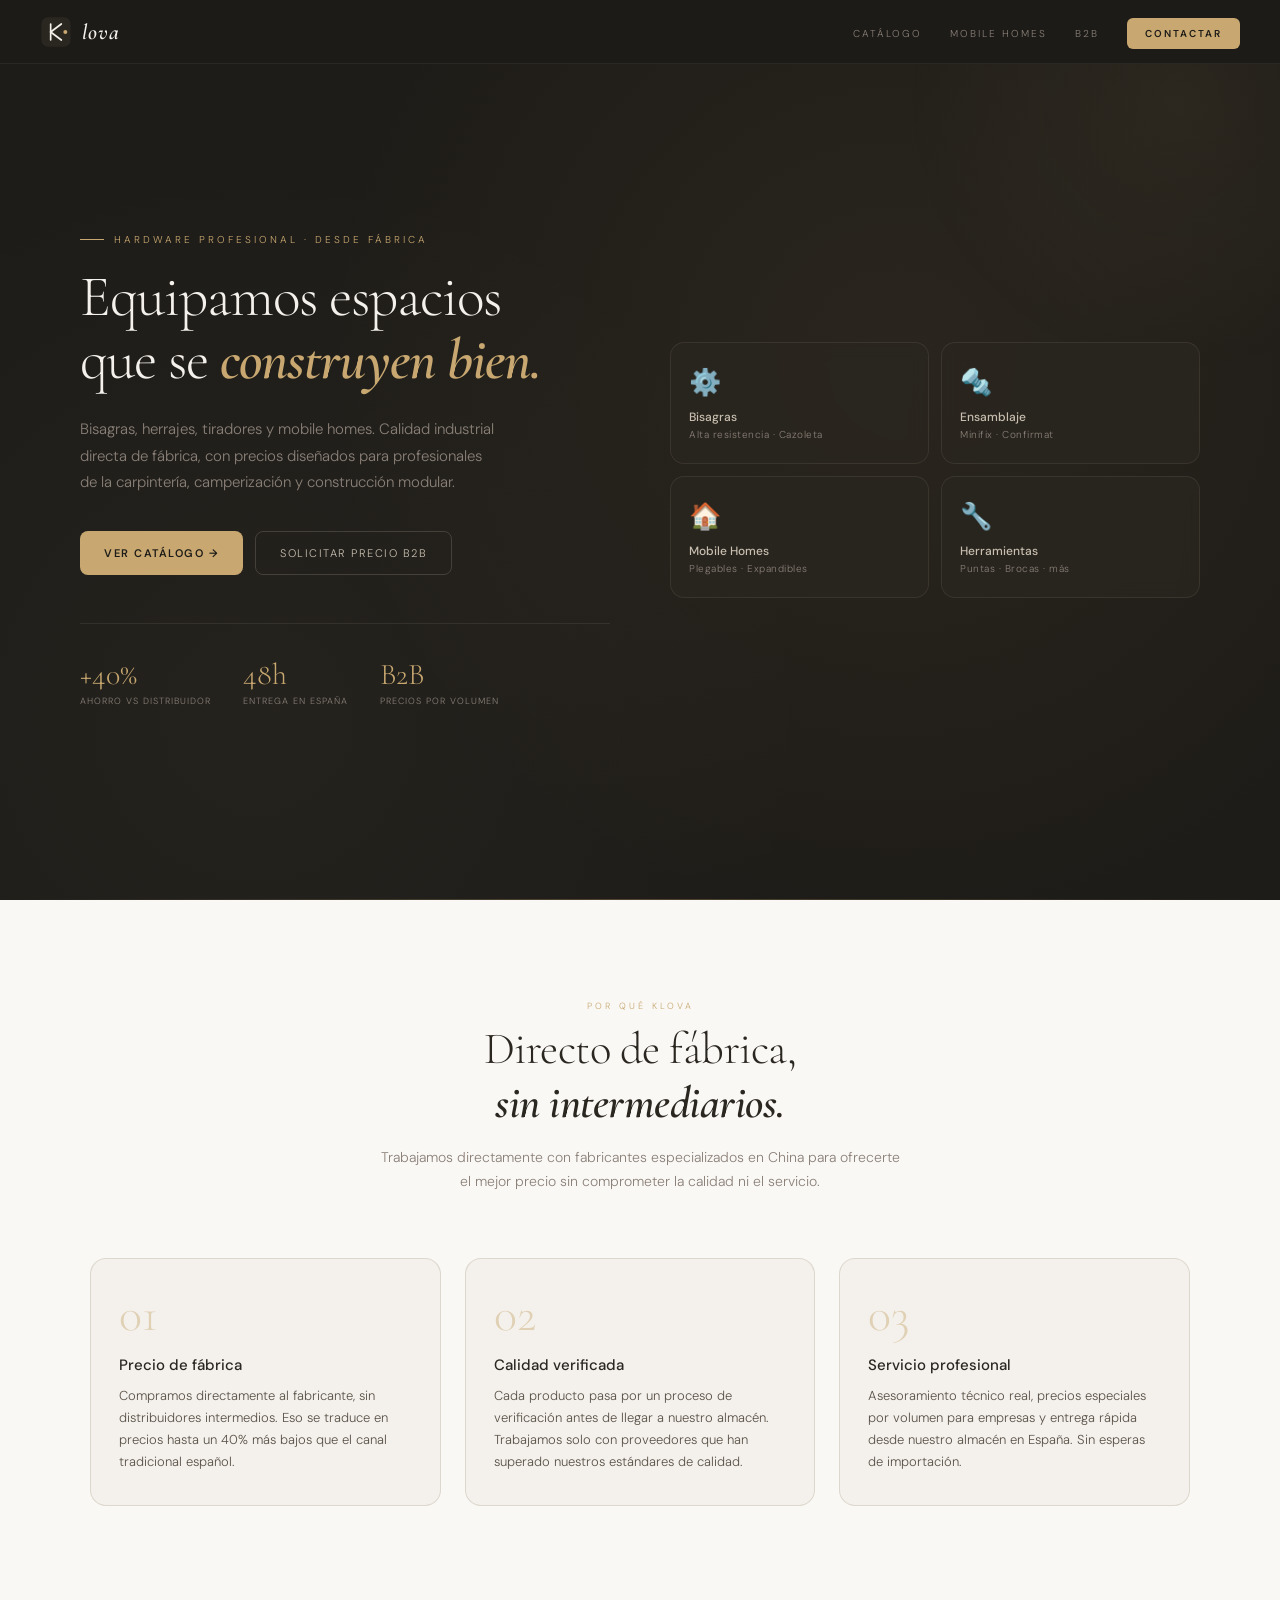
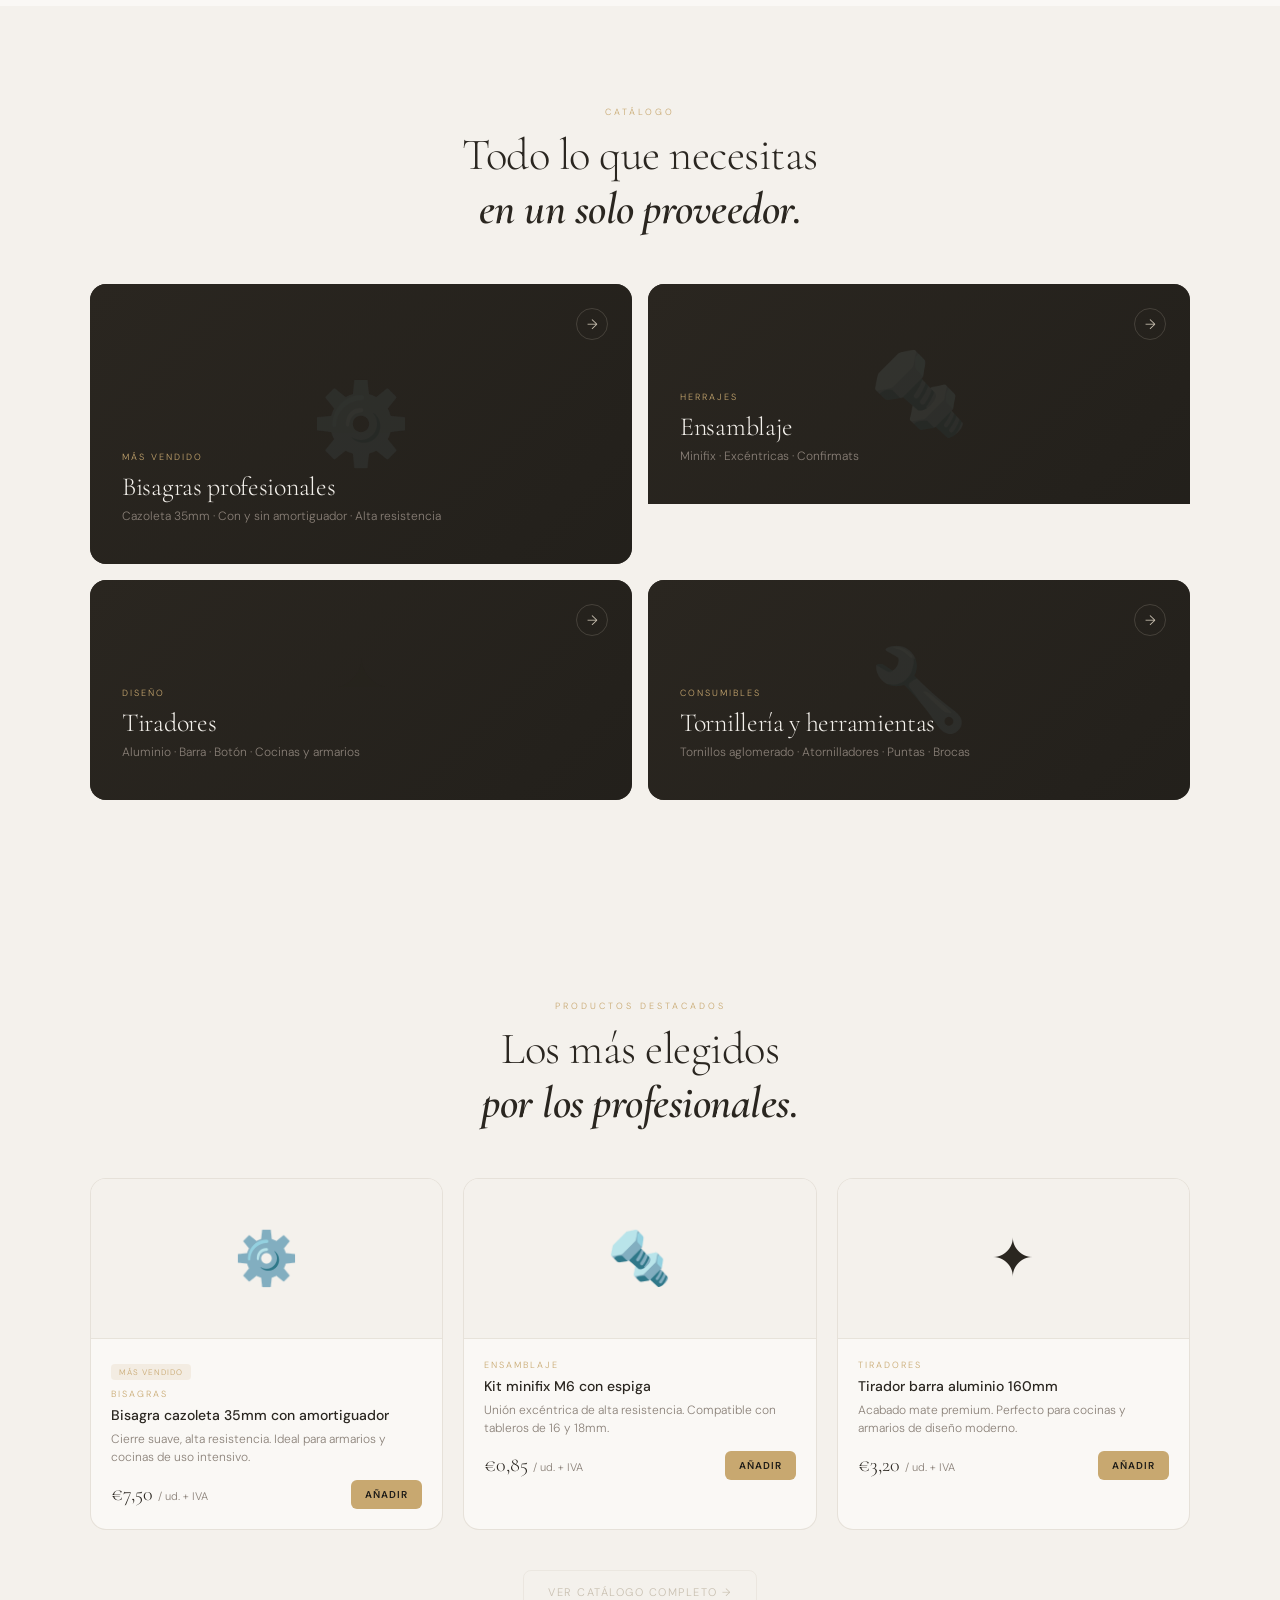
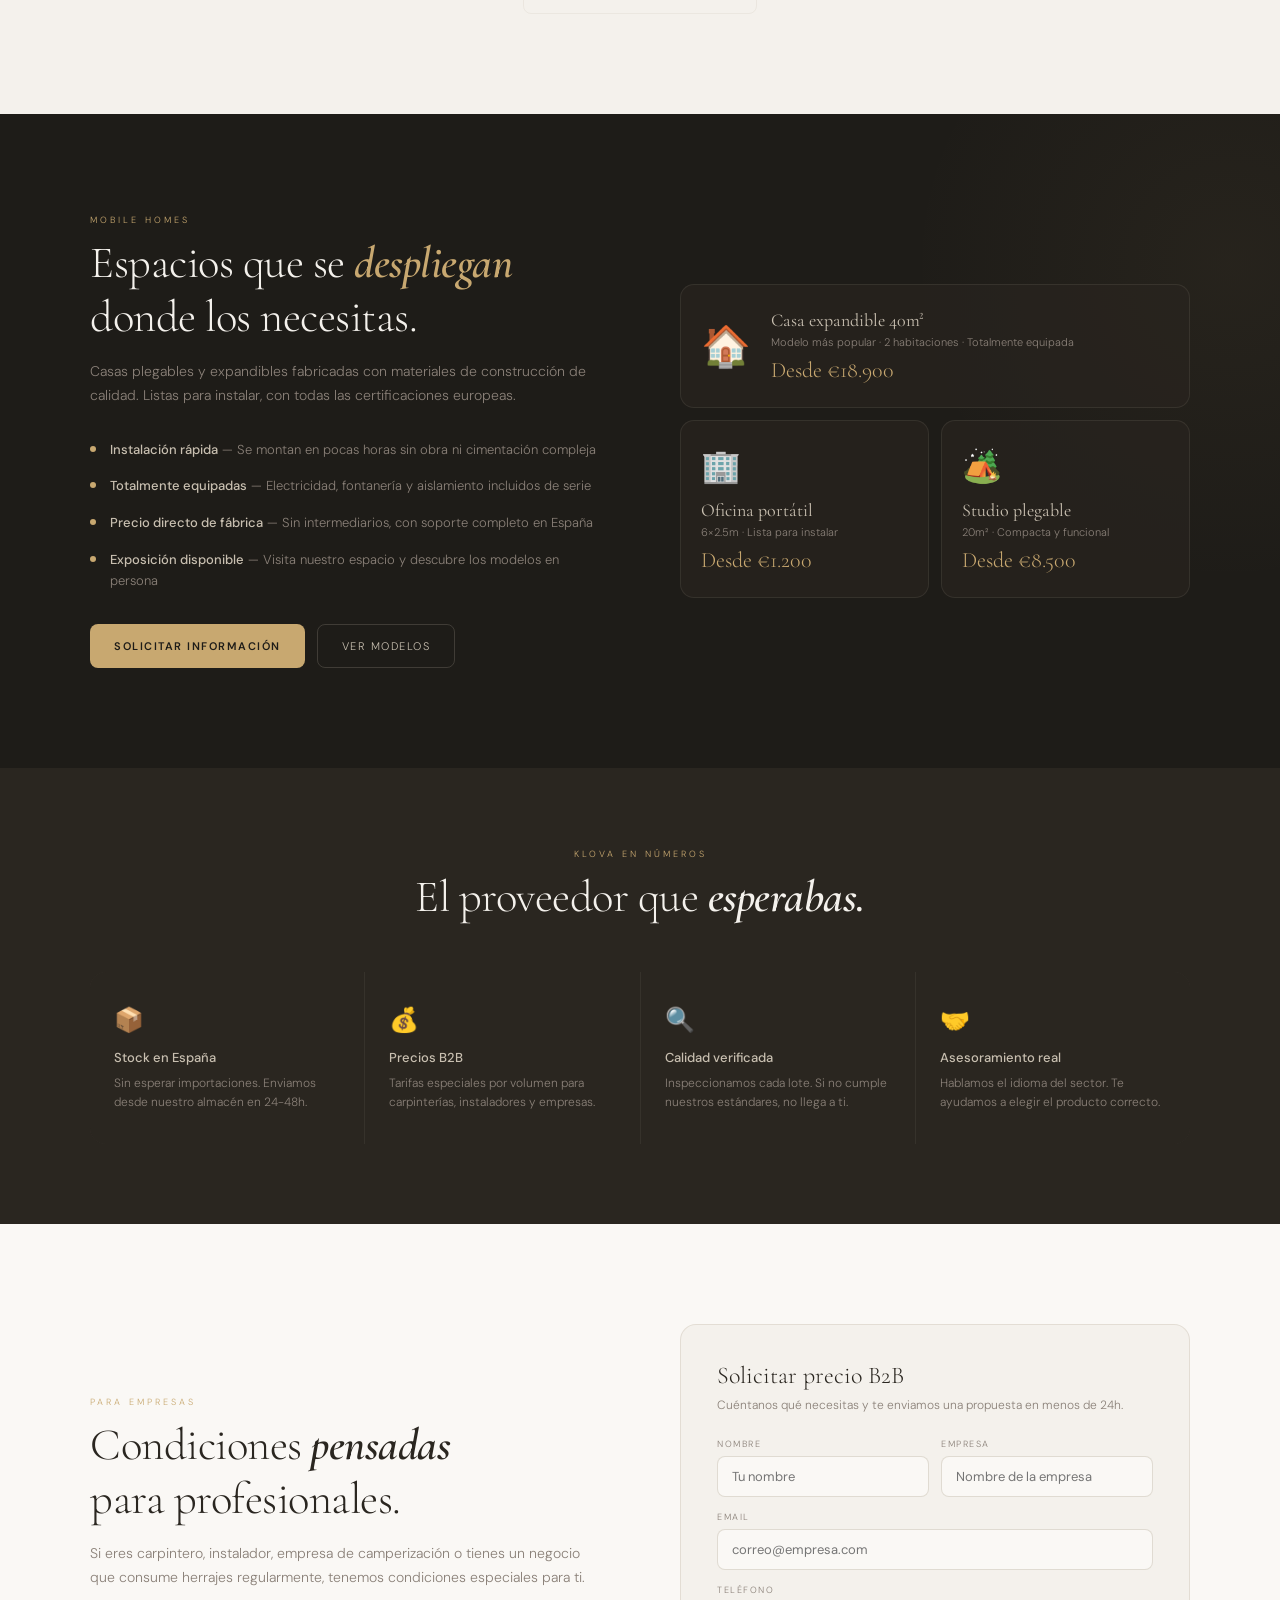
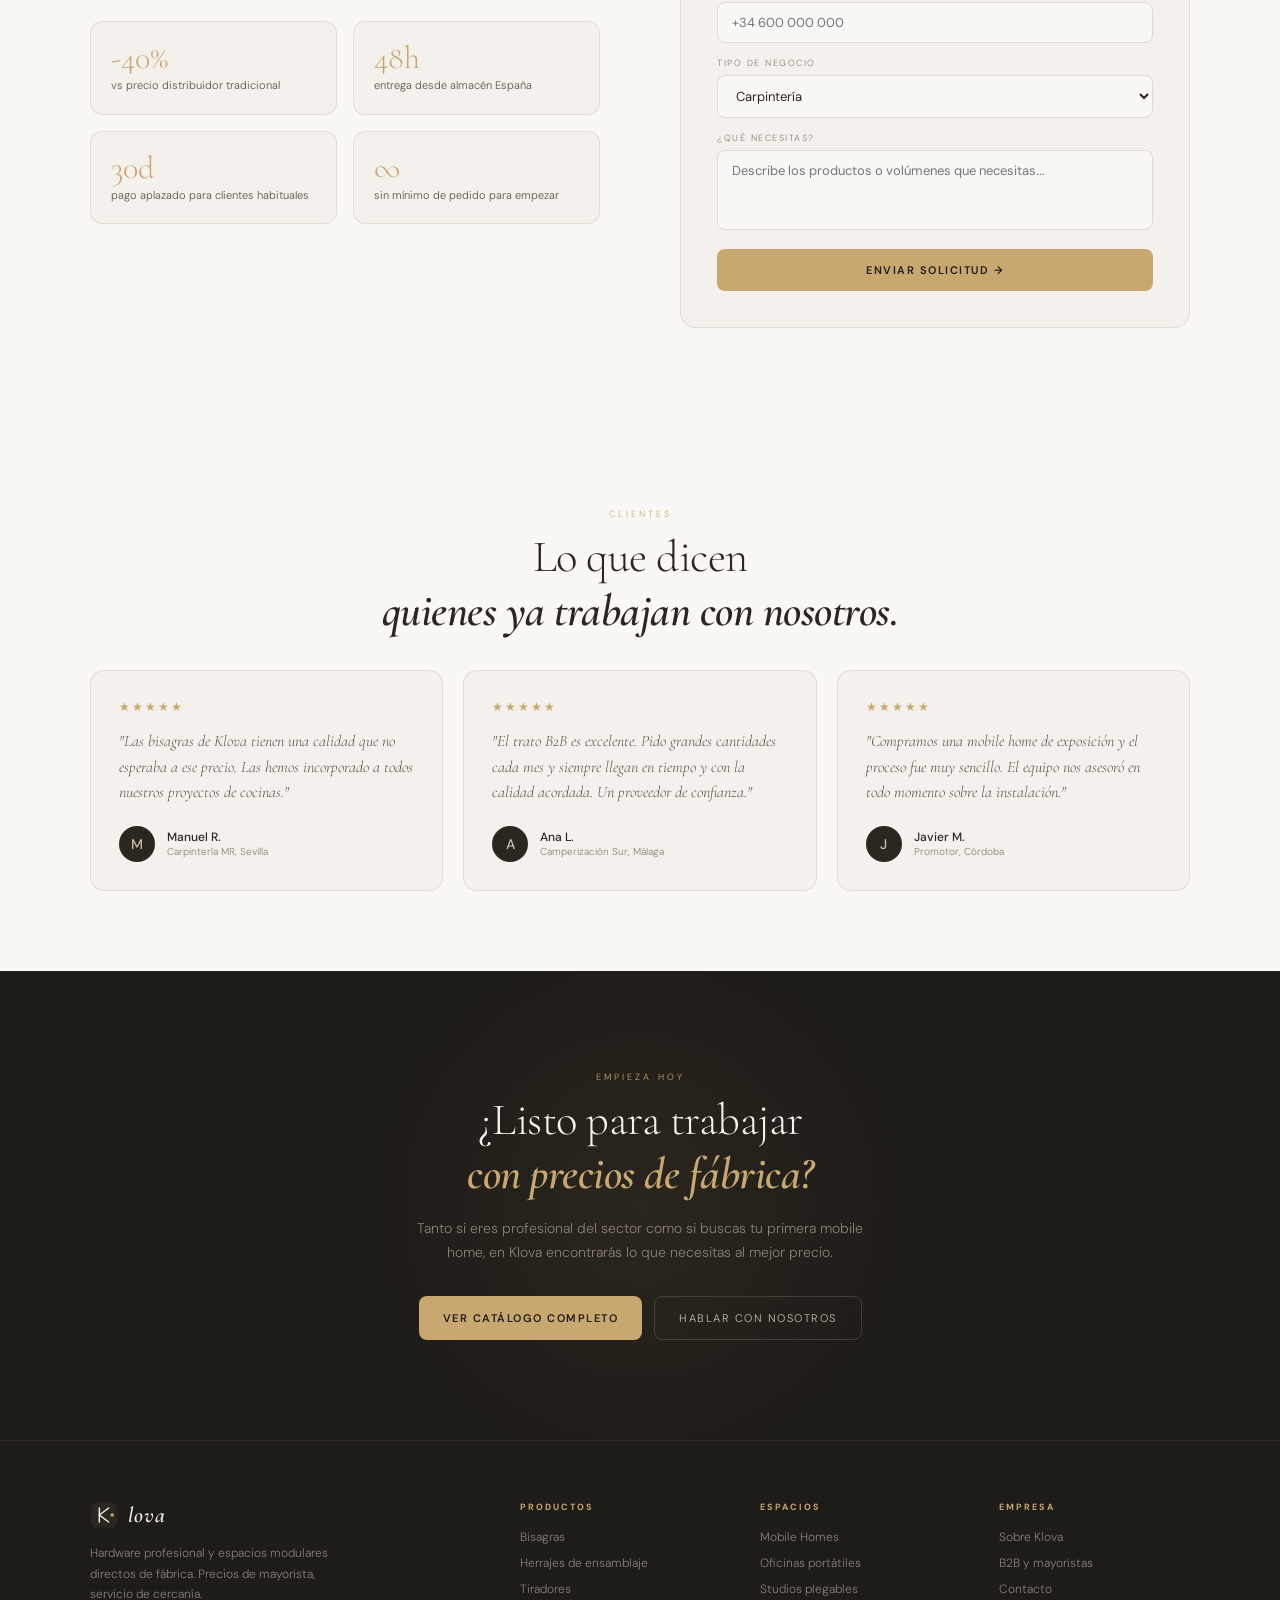
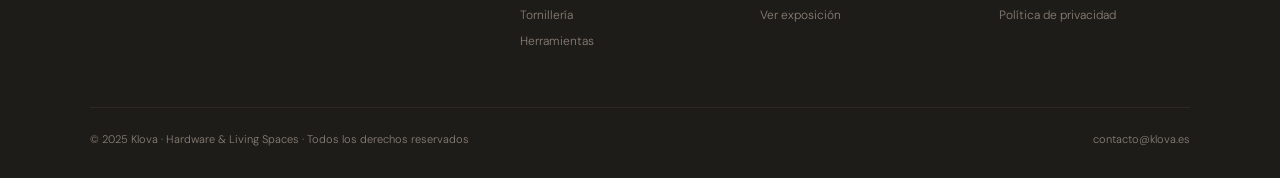
<file: index.html>
<!DOCTYPE html>
<html lang="es">
<head>
<meta charset="UTF-8">
<meta name="viewport" content="width=device-width, initial-scale=1.0">
<meta name="description" content="Klova · Hardware profesional y Mobile Homes. Bisagras, herrajes, tiradores y espacios modulares directos de fábrica.">
<title>Klova · Hardware & Living Spaces</title>
<link href="https://fonts.googleapis.com/css2?family=Cormorant+Garamond:ital,wght@0,300;0,400;0,600;1,300;1,600&family=DM+Sans:wght@300;400;500;600&display=swap" rel="stylesheet">
<style>
:root {
  --black: #1e1c18; --dark: #2a2620; --mid: #5a5248; --stone: #8a8078;
  --warm: #c8bfb0; --cream: #f4f1ec; --white: #faf8f5;
  --gold: #c8a870; --gold-dark: #8a6830; --gold-light: #e8d4a8;
}
*,*::before,*::after{box-sizing:border-box;margin:0;padding:0;}
html{scroll-behavior:smooth;}
body{background:var(--cream);color:var(--dark);font-family:'DM Sans',sans-serif;font-weight:300;overflow-x:hidden;}

/* ANIMATIONS */
@keyframes fadeUp{from{opacity:0;transform:translateY(20px)}to{opacity:1;transform:translateY(0)}}
@keyframes float{0%,100%{transform:translateY(0)}50%{transform:translateY(-8px)}}
@keyframes shimmer{0%{background-position:200% center}100%{background-position:-200% center}}
.au{opacity:0;animation:fadeUp .8s ease forwards;}
.au1{animation-delay:.1s}.au2{animation-delay:.25s}.au3{animation-delay:.4s}.au4{animation-delay:.55s}.au5{animation-delay:.7s}

/* NAV */
nav{position:fixed;top:0;left:0;right:0;z-index:100;height:64px;padding:0 40px;display:flex;align-items:center;justify-content:space-between;background:rgba(30,28,24,.96);backdrop-filter:blur(16px);border-bottom:1px solid rgba(200,191,176,.08);}
.nav-logo{display:flex;align-items:center;gap:10px;text-decoration:none;}
.nav-logo-name{font-family:'Cormorant Garamond',serif;font-weight:600;font-style:italic;font-size:22px;color:var(--cream);letter-spacing:1px;}
.nav-links{display:flex;align-items:center;gap:28px;list-style:none;}
.nav-links a{font-size:10px;letter-spacing:2px;text-transform:uppercase;color:var(--stone);text-decoration:none;transition:color .2s;position:relative;}
.nav-links a::after{content:'';position:absolute;bottom:-4px;left:0;right:0;height:1px;background:var(--gold);transform:scaleX(0);transform-origin:left;transition:transform .3s;}
.nav-links a:hover{color:var(--warm);}
.nav-links a:hover::after{transform:scaleX(1);}
.nav-cta{font-size:10px;font-weight:600;letter-spacing:1.5px;text-transform:uppercase;color:var(--black)!important;background:var(--gold);padding:9px 18px;border-radius:6px;text-decoration:none;transition:all .2s;}
.nav-cta:hover{background:var(--gold-light);transform:translateY(-1px);}
.nav-cta::after{display:none!important;}
.hamburger{display:none;flex-direction:column;gap:5px;cursor:pointer;background:none;border:none;padding:4px;}
.hamburger span{display:block;width:22px;height:1.5px;background:var(--warm);transition:all .3s;}
.mobile-menu{display:none;position:fixed;inset:0;background:var(--black);z-index:99;padding:100px 40px 40px;flex-direction:column;gap:24px;}
.mobile-menu.open{display:flex;}
.mobile-menu a{font-size:14px;letter-spacing:2px;text-transform:uppercase;color:var(--warm);text-decoration:none;border-bottom:1px solid rgba(200,191,176,.1);padding-bottom:20px;}

/* HERO */
.hero{min-height:100vh;background:transparent;display:grid;grid-template-columns:1fr 1fr;gap:60px;align-items:center;padding:120px 40px 80px;max-width:1200px;margin:0 auto;position:relative;}
.hero::before{content:'';position:fixed;top:-200px;right:-200px;width:600px;height:600px;border-radius:50%;background:radial-gradient(circle,rgba(200,168,112,.06) 0%,transparent 65%);pointer-events:none;z-index:0;}
.hero-left{position:relative;z-index:1;}
.hero-tag{font-size:10px;letter-spacing:3px;color:var(--gold);text-transform:uppercase;margin-bottom:20px;display:flex;align-items:center;gap:10px;}
.hero-tag::before{content:'';display:block;width:24px;height:1px;background:var(--gold);}
.hero-title{font-family:'Cormorant Garamond',serif;font-weight:300;font-size:clamp(38px,4.5vw,62px);color:var(--cream);line-height:1.1;letter-spacing:-1px;margin-bottom:24px;}
.hero-title em{font-style:italic;font-weight:600;color:var(--gold);}
.hero-sub{font-size:15px;color:var(--stone);line-height:1.75;max-width:420px;margin-bottom:36px;}
.hero-btns{display:flex;gap:12px;flex-wrap:wrap;}
.btn-primary{display:inline-flex;align-items:center;gap:8px;font-size:11px;font-weight:600;letter-spacing:1.5px;text-transform:uppercase;color:var(--black);background:var(--gold);padding:14px 24px;border-radius:8px;text-decoration:none;transition:all .2s;border:none;cursor:pointer;font-family:'DM Sans',sans-serif;}
.btn-primary:hover{background:var(--gold-light);transform:translateY(-2px);box-shadow:0 8px 24px rgba(200,168,112,.2);}
.btn-secondary{display:inline-flex;align-items:center;gap:8px;font-size:11px;letter-spacing:1.5px;text-transform:uppercase;color:var(--warm);background:transparent;padding:14px 24px;border-radius:8px;text-decoration:none;border:1px solid rgba(200,191,176,.2);transition:all .2s;cursor:pointer;font-family:'DM Sans',sans-serif;}
.btn-secondary:hover{border-color:var(--warm);background:rgba(200,191,176,.05);}
.hero-stats{display:flex;gap:32px;margin-top:48px;padding-top:32px;border-top:1px solid rgba(200,191,176,.1);}
.stat-num{font-family:'Cormorant Garamond',serif;font-size:30px;font-weight:300;color:var(--gold);}
.stat-label{font-size:9px;color:var(--stone);letter-spacing:1px;margin-top:2px;text-transform:uppercase;}
.hero-right{display:grid;grid-template-columns:1fr 1fr;gap:12px;position:relative;z-index:1;}
.hero-card{background:rgba(42,38,32,.8);border:1px solid rgba(200,191,176,.1);border-radius:14px;padding:22px 18px;backdrop-filter:blur(8px);transition:transform .3s,border-color .3s;}
.hero-card:hover{transform:translateY(-5px);border-color:rgba(200,168,112,.3);}
.hero-card:nth-child(1){animation:float 4s ease-in-out infinite;}
.hero-card:nth-child(2){animation:float 4s 1s ease-in-out infinite;}
.hero-card:nth-child(3){animation:float 4s .5s ease-in-out infinite;}
.hero-card:nth-child(4){animation:float 4s 1.5s ease-in-out infinite;}
.hc-icon{font-size:26px;margin-bottom:10px;}
.hc-name{font-size:12px;font-weight:500;color:var(--warm);margin-bottom:3px;}
.hc-sub{font-size:10px;color:var(--stone);letter-spacing:.5px;}

/* FULL HERO BG */
.hero-wrap{background:var(--black);position:relative;}
.hero-wrap::before{content:'';position:absolute;inset:0;background-image:radial-gradient(circle at 70% 40%,rgba(200,168,112,.07) 0%,transparent 55%),radial-gradient(circle at 20% 80%,rgba(200,191,176,.04) 0%,transparent 45%);pointer-events:none;}
.hero-wrap::after{content:'';position:absolute;bottom:0;left:0;right:0;height:1px;background:linear-gradient(90deg,transparent,rgba(200,168,112,.3),transparent);}
.hero-mini-cards{display:none;grid-template-columns:1fr 1fr;gap:8px;margin-top:32px;}
.hero-mini-card{background:rgba(42,38,32,.7);border:1px solid rgba(200,191,176,.1);border-radius:10px;padding:12px 14px;display:flex;align-items:center;gap:10px;}
.hmc-icon{font-size:18px;}
.hmc-name{font-size:11px;font-weight:500;color:var(--warm);}
.hmc-sub{font-size:9px;color:var(--stone);}
@media(max-width:900px){
  .hero-mini-cards{display:grid;}
}

/* SECCIÓN VALOR */
.s-valor{padding:100px 40px;background:var(--white);}
.s-inner{max-width:1100px;margin:0 auto;}
.s-tag{font-size:9px;letter-spacing:3px;color:var(--gold);text-transform:uppercase;margin-bottom:10px;text-align:center;}
.s-title{font-family:'Cormorant Garamond',serif;font-weight:300;font-size:clamp(28px,3.5vw,46px);color:var(--dark);text-align:center;margin-bottom:16px;letter-spacing:-.5px;}
.s-title em{font-style:italic;font-weight:600;}
.s-sub{font-size:14px;color:var(--stone);text-align:center;line-height:1.7;max-width:520px;margin:0 auto 64px;}
.valor-grid{display:grid;grid-template-columns:repeat(3,1fr);gap:24px;}
.valor-card{background:var(--cream);border:1px solid rgba(200,191,176,.5);border-radius:16px;padding:32px 28px;transition:transform .3s,box-shadow .3s;position:relative;overflow:hidden;}
.valor-card::before{content:'';position:absolute;top:0;left:0;right:0;height:3px;background:linear-gradient(90deg,var(--gold-dark),var(--gold),var(--gold-light));transform:scaleX(0);transform-origin:left;transition:transform .4s;}
.valor-card:hover{transform:translateY(-6px);box-shadow:0 20px 40px rgba(0,0,0,.06);}
.valor-card:hover::before{transform:scaleX(1);}
.vc-num{font-family:'Cormorant Garamond',serif;font-size:48px;font-weight:300;color:rgba(200,168,112,.45);line-height:1;margin-bottom:16px;}
.vc-title{font-size:15px;font-weight:500;color:var(--dark);margin-bottom:10px;}
.vc-text{font-size:13px;color:var(--mid);line-height:1.7;}

/* SECCIÓN CATEGORÍAS */
.s-cats{padding:100px 40px;background:var(--cream);}
.cats-grid{display:grid;grid-template-columns:repeat(2,1fr);gap:16px;max-width:1100px;margin:0 auto;}
.cat-card{border-radius:16px;overflow:hidden;position:relative;cursor:pointer;group:true;}
.cat-card-inner{background:var(--dark);padding:40px 32px;height:220px;display:flex;flex-direction:column;justify-content:flex-end;position:relative;overflow:hidden;transition:all .3s;}
.cat-card-inner::before{content:'';position:absolute;inset:0;background:linear-gradient(135deg,rgba(42,38,32,.9) 0%,rgba(30,28,24,.6) 100%);}
.cat-card.featured .cat-card-inner{height:280px;}
.cat-card-inner:hover{transform:scale(1.01);}
.cat-bg{position:absolute;inset:0;display:flex;align-items:center;justify-content:center;font-size:80px;opacity:.08;transition:opacity .3s;}
.cat-card-inner:hover .cat-bg{opacity:.12;}
.cat-content{position:relative;z-index:1;}
.cat-tag{font-size:9px;letter-spacing:2px;color:var(--gold);text-transform:uppercase;margin-bottom:8px;}
.cat-name{font-family:'Cormorant Garamond',serif;font-size:26px;font-weight:300;color:var(--cream);margin-bottom:6px;letter-spacing:-.3px;}
.cat-sub{font-size:12px;color:var(--stone);}
.cat-arrow{position:absolute;top:24px;right:24px;width:32px;height:32px;border:1px solid rgba(200,191,176,.2);border-radius:50%;display:flex;align-items:center;justify-content:center;color:var(--warm);font-size:14px;transition:all .3s;z-index:1;}
.cat-card-inner:hover .cat-arrow{background:var(--gold);border-color:var(--gold);color:var(--black);}

/* SECCIÓN MOBILE HOMES */
.s-homes{padding:100px 40px;background:var(--black);position:relative;overflow:hidden;}
.s-homes::before{content:'';position:absolute;top:-200px;right:-300px;width:700px;height:700px;border-radius:50%;background:radial-gradient(circle,rgba(200,168,112,.05) 0%,transparent 65%);}
.homes-grid{display:grid;grid-template-columns:1fr 1fr;gap:80px;align-items:center;max-width:1100px;margin:0 auto;position:relative;z-index:1;}
.homes-left .s-tag{text-align:left;}
.homes-left .s-title{text-align:left;color:var(--cream);margin-bottom:16px;}
.homes-left .s-title em{color:var(--gold);}
.homes-left .s-sub{text-align:left;margin:0 0 32px;}
.homes-features{display:flex;flex-direction:column;gap:16px;margin-bottom:32px;}
.hf-item{display:flex;align-items:flex-start;gap:14px;}
.hf-dot{width:6px;height:6px;border-radius:50%;background:var(--gold);flex-shrink:0;margin-top:6px;}
.hf-text{font-size:13px;color:var(--stone);line-height:1.6;}
.hf-text strong{color:var(--warm);font-weight:500;}
.homes-right{display:grid;grid-template-columns:1fr 1fr;gap:12px;}
.home-card{background:rgba(42,38,32,.6);border:1px solid rgba(200,191,176,.1);border-radius:14px;padding:24px 20px;transition:all .3s;}
.home-card:hover{border-color:rgba(200,168,112,.3);transform:translateY(-4px);}
.home-card.featured{grid-column:span 2;display:flex;align-items:center;gap:20px;}
.hcard-icon{font-size:32px;margin-bottom:12px;}
.home-card.featured .hcard-icon{margin-bottom:0;font-size:40px;}
.hcard-name{font-family:'Cormorant Garamond',serif;font-size:18px;font-weight:400;color:var(--warm);margin-bottom:4px;}
.hcard-sub{font-size:11px;color:var(--stone);}
.hcard-price{font-family:'Cormorant Garamond',serif;font-size:22px;color:var(--gold);margin-top:8px;}

/* SECCIÓN B2B */
.s-b2b{padding:100px 40px;background:var(--white);}
.b2b-wrap{max-width:1100px;margin:0 auto;display:grid;grid-template-columns:1fr 1fr;gap:80px;align-items:center;}
.b2b-right .s-tag,.b2b-right .s-title,.b2b-right .s-sub{text-align:left;margin-left:0;}
.b2b-benefits{display:grid;grid-template-columns:1fr 1fr;gap:16px;margin-bottom:32px;}
.b2b-benefit{background:var(--cream);border-radius:12px;padding:20px;border:1px solid rgba(200,191,176,.4);}
.bb-num{font-family:'Cormorant Garamond',serif;font-size:32px;font-weight:300;color:var(--gold);line-height:1;}
.bb-label{font-size:11px;color:var(--mid);margin-top:4px;line-height:1.4;}
.b2b-form{background:var(--cream);border-radius:16px;padding:36px;border:1px solid rgba(200,191,176,.4);}
.b2b-form h3{font-family:'Cormorant Garamond',serif;font-weight:300;font-size:24px;color:var(--dark);margin-bottom:6px;}
.b2b-form p{font-size:12px;color:var(--stone);margin-bottom:24px;line-height:1.5;}
.form-field{margin-bottom:14px;}
.form-field label{display:block;font-size:9px;letter-spacing:1.5px;text-transform:uppercase;color:var(--stone);margin-bottom:6px;}
.form-field input,.form-field select,.form-field textarea{width:100%;background:var(--white);border:1px solid rgba(200,191,176,.5);border-radius:8px;padding:11px 14px;color:var(--dark);font-family:'DM Sans',sans-serif;font-size:13px;outline:none;transition:border-color .2s;}
.form-field input:focus,.form-field select:focus,.form-field textarea:focus{border-color:var(--gold);}
.form-field textarea{resize:none;height:80px;}
.form-row{display:grid;grid-template-columns:1fr 1fr;gap:12px;}

/* SECCIÓN POR QUÉ KLOVA */
.s-porque{padding:80px 40px;background:var(--dark);}
.porque-inner{max-width:1100px;margin:0 auto;}
.porque-grid{display:grid;grid-template-columns:repeat(4,1fr);gap:1px;background:rgba(200,191,176,.08);border-radius:16px;overflow:hidden;margin-top:48px;}
.pq-item{background:var(--dark);padding:32px 24px;transition:background .3s;}
.pq-item:hover{background:rgba(42,38,32,.8);}
.pq-icon{font-size:24px;margin-bottom:14px;}
.pq-title{font-size:13px;font-weight:500;color:var(--warm);margin-bottom:8px;}
.pq-text{font-size:12px;color:var(--stone);line-height:1.6;}

/* SECCIÓN CATÁLOGO PRODUCTOS */
.s-productos{padding:100px 40px;background:var(--cream);}
.productos-grid{display:grid;grid-template-columns:repeat(3,1fr);gap:20px;max-width:1100px;margin:0 auto;}
.prod-card{background:var(--white);border:1px solid rgba(200,191,176,.4);border-radius:16px;overflow:hidden;transition:all .3s;cursor:pointer;}
.prod-card:hover{transform:translateY(-6px);box-shadow:0 16px 40px rgba(0,0,0,.06);border-color:rgba(200,168,112,.3);}
.prod-img{height:160px;background:var(--cream);display:flex;align-items:center;justify-content:center;font-size:52px;border-bottom:1px solid rgba(200,191,176,.3);transition:background .3s;}
.prod-card:hover .prod-img{background:rgba(200,168,112,.08);}
.prod-body{padding:20px;}
.prod-cat{font-size:9px;letter-spacing:2px;text-transform:uppercase;color:var(--gold);margin-bottom:6px;}
.prod-name{font-size:14px;font-weight:500;color:var(--dark);margin-bottom:6px;}
.prod-desc{font-size:12px;color:var(--stone);line-height:1.5;margin-bottom:14px;}
.prod-footer{display:flex;justify-content:space-between;align-items:center;}
.prod-price{font-family:'Cormorant Garamond',serif;font-size:20px;color:var(--dark);}
.prod-price span{font-size:11px;color:var(--stone);font-family:'DM Sans',sans-serif;}
.prod-btn{font-size:10px;font-weight:600;letter-spacing:1px;text-transform:uppercase;color:var(--black);background:var(--gold);padding:8px 14px;border-radius:6px;border:none;cursor:pointer;transition:all .2s;font-family:'DM Sans',sans-serif;}
.prod-btn:hover{background:var(--gold-light);}
.prod-badge{display:inline-block;font-size:8px;letter-spacing:1px;text-transform:uppercase;background:rgba(200,168,112,.15);color:var(--gold);padding:3px 8px;border-radius:4px;margin-bottom:8px;}

/* TESTIMONIOS */
.s-testimonios{padding:80px 40px;background:var(--white);}
.test-grid{display:grid;grid-template-columns:repeat(3,1fr);gap:20px;max-width:1100px;margin:32px auto 0;}
.test-card{background:var(--cream);border:1px solid rgba(200,191,176,.4);border-radius:14px;padding:28px;}
.test-quote{font-family:'Cormorant Garamond',serif;font-size:16px;font-style:italic;color:var(--mid);line-height:1.6;margin-bottom:20px;}
.test-author{display:flex;align-items:center;gap:12px;}
.test-avatar{width:36px;height:36px;border-radius:50%;background:var(--dark);display:flex;align-items:center;justify-content:center;font-size:14px;color:var(--warm);font-weight:500;}
.test-name{font-size:12px;font-weight:500;color:var(--dark);}
.test-role{font-size:10px;color:var(--stone);}
.test-stars{color:var(--gold);font-size:12px;margin-bottom:14px;letter-spacing:2px;}

/* CTA FINAL */
.s-cta{padding:100px 40px;background:var(--black);text-align:center;position:relative;overflow:hidden;}
.s-cta::before{content:'';position:absolute;top:50%;left:50%;transform:translate(-50%,-50%);width:600px;height:600px;border-radius:50%;background:radial-gradient(circle,rgba(200,168,112,.07) 0%,transparent 65%);}
.s-cta .s-title{color:var(--cream);margin-bottom:16px;position:relative;z-index:1;}
.s-cta .s-title em{color:var(--gold);}
.s-cta .s-sub{position:relative;z-index:1;}
.s-cta-btns{display:flex;justify-content:center;gap:12px;margin-top:32px;position:relative;z-index:1;flex-wrap:wrap;}

/* FOOTER */
footer{background:var(--black);border-top:1px solid rgba(200,191,176,.08);padding:60px 40px 32px;}
.footer-grid{display:grid;grid-template-columns:2fr 1fr 1fr 1fr;gap:48px;max-width:1100px;margin:0 auto 48px;}
.footer-brand .nav-logo{margin-bottom:14px;display:inline-flex;}
.footer-brand p{font-size:12px;color:var(--stone);line-height:1.7;max-width:260px;}
.footer-col h4{font-size:9px;letter-spacing:2px;text-transform:uppercase;color:var(--gold);margin-bottom:16px;}
.footer-col a{display:block;font-size:12px;color:var(--stone);text-decoration:none;margin-bottom:10px;transition:color .2s;}
.footer-col a:hover{color:var(--warm);}
.footer-bottom{display:flex;justify-content:space-between;align-items:center;max-width:1100px;margin:0 auto;padding-top:24px;border-top:1px solid rgba(200,191,176,.08);}
.footer-copy{font-size:11px;color:var(--stone);}

/* SCROLL REVEAL */
.reveal{opacity:0;transform:translateY(24px);transition:opacity .7s ease,transform .7s ease;}
.reveal.visible{opacity:1;transform:translateY(0);}

/* RESPONSIVE */
@media(max-width:900px){
  nav{padding:0 20px;}
  .nav-links{display:none;}
  .hamburger{display:flex;}
  .hero{grid-template-columns:1fr;padding:100px 24px 60px;gap:40px;}
  .hero-right{display:none;}
  .s-valor,.s-cats,.s-homes,.s-b2b,.s-productos,.s-testimonios,.s-cta,.s-porque{padding:60px 24px;}
  .valor-grid{grid-template-columns:1fr;}
  .cats-grid{grid-template-columns:1fr;}
  .homes-grid{grid-template-columns:1fr;gap:40px;}
  .b2b-wrap{grid-template-columns:1fr;}
  .porque-grid{grid-template-columns:1fr 1fr;}
  .productos-grid{grid-template-columns:1fr 1fr;}
  .test-grid{grid-template-columns:1fr;}
  .footer-grid{grid-template-columns:1fr 1fr;gap:32px;}
  .footer-bottom{flex-direction:column;gap:12px;text-align:center;}
  .form-row{grid-template-columns:1fr;}
  .b2b-benefits{grid-template-columns:1fr 1fr;}
  .hero-stats{gap:20px;}
}
@media(max-width:500px){
  .productos-grid{grid-template-columns:1fr;}
  .porque-grid{grid-template-columns:1fr;}
  .b2b-benefits{grid-template-columns:1fr 1fr;}
  .footer-grid{grid-template-columns:1fr;}
}
</style>
</head>
<body>

<!-- NAV -->
<nav>
  <a href="#" class="nav-logo">
    <svg width="32" height="32" viewBox="0 0 48 48" fill="none">
      <rect x="2" y="2" width="44" height="44" rx="10" fill="#2a2620"/>
      <line x1="16" y1="12" x2="16" y2="36" stroke="#f4f1ec" stroke-width="2.5" stroke-linecap="round"/>
      <line x1="16" y1="24" x2="32" y2="12" stroke="#f4f1ec" stroke-width="2.5" stroke-linecap="round"/>
      <line x1="16" y1="24" x2="32" y2="36" stroke="#f4f1ec" stroke-width="2.5" stroke-linecap="round"/>
      <circle cx="38" cy="24" r="3" fill="#c8a870"/>
    </svg>
    <span class="nav-logo-name">lova</span>
  </a>
  <ul class="nav-links">
    <li><a href="catalogo.html">Catálogo</a></li>
    <li><a href="mobile-homes.html">Mobile Homes</a></li>
    <li><a href="b2b.html">B2B</a></li>
    <li><a href="contacto.html" class="nav-cta">Contactar</a></li>
  </ul>
  <button class="hamburger" onclick="toggleMenu()">
    <span></span><span></span><span></span>
  </button>
</nav>

<!-- MOBILE MENU -->
<div class="mobile-menu" id="mobileMenu">
  <a href="catalogo.html" onclick="toggleMenu()">Catálogo</a>
  <a href="mobile-homes.html" onclick="toggleMenu()">Mobile Homes</a>
  <a href="b2b.html" onclick="toggleMenu()">B2B</a>
  <a href="contacto.html" onclick="toggleMenu()" style="color:var(--gold)">Contactar</a>
</div>

<!-- HERO -->
<div class="hero-wrap">
  <div class="hero">
    <div class="hero-left">
      <div class="hero-tag au au1">Hardware profesional · Desde fábrica</div>
      <h1 class="hero-title au au2">
        Equipamos espacios<br>que se <em>construyen bien.</em>
      </h1>
      <p class="hero-sub au au3">
        Bisagras, herrajes, tiradores y mobile homes. Calidad industrial directa de fábrica, con precios diseñados para profesionales de la carpintería, camperización y construcción modular.
      </p>
      <div class="hero-btns au au4">
        <a href="catalogo.html" class="btn-primary">Ver catálogo →</a>
        <a href="b2b.html" class="btn-secondary">Solicitar precio B2B</a>
      </div>
      <div class="hero-stats au au5">
        <div>
          <div class="stat-num">+40%</div>
          <div class="stat-label">Ahorro vs distribuidor</div>
        </div>
        <div>
          <div class="stat-num">48h</div>
          <div class="stat-label">Entrega en España</div>
        </div>
        <div>
          <div class="stat-num">B2B</div>
          <div class="stat-label">Precios por volumen</div>
        </div>
      </div>
    </div>
    <div class="hero-right">
      <div class="hero-card">
        <div class="hc-icon">⚙️</div>
        <div class="hc-name">Bisagras</div>
        <div class="hc-sub">Alta resistencia · Cazoleta</div>
      </div>
      <div class="hero-card">
        <div class="hc-icon">🔩</div>
        <div class="hc-name">Ensamblaje</div>
        <div class="hc-sub">Minifix · Confirmat</div>
      </div>
      <div class="hero-card">
        <div class="hc-icon">🏠</div>
        <div class="hc-name">Mobile Homes</div>
        <div class="hc-sub">Plegables · Expandibles</div>
      </div>
      <div class="hero-card">
        <div class="hc-icon">🔧</div>
        <div class="hc-name">Herramientas</div>
        <div class="hc-sub">Puntas · Brocas · más</div>
      </div>
    </div>
  </div>
</div>

<!-- VALOR -->
<section class="s-valor">
  <div class="s-inner">
    <div class="section-header" style="max-width:560px;margin:0 auto 64px;">
      <div class="s-tag reveal">Por qué Klova</div>
      <h2 class="s-title reveal">Directo de fábrica,<br><em>sin intermediarios.</em></h2>
      <p class="s-sub reveal">Trabajamos directamente con fabricantes especializados en China para ofrecerte el mejor precio sin comprometer la calidad ni el servicio.</p>
    </div>
    <div class="valor-grid">
      <div class="valor-card reveal">
        <div class="vc-num">01</div>
        <div class="vc-title">Precio de fábrica</div>
        <div class="vc-text">Compramos directamente al fabricante, sin distribuidores intermedios. Eso se traduce en precios hasta un 40% más bajos que el canal tradicional español.</div>
      </div>
      <div class="valor-card reveal">
        <div class="vc-num">02</div>
        <div class="vc-title">Calidad verificada</div>
        <div class="vc-text">Cada producto pasa por un proceso de verificación antes de llegar a nuestro almacén. Trabajamos solo con proveedores que han superado nuestros estándares de calidad.</div>
      </div>
      <div class="valor-card reveal">
        <div class="vc-num">03</div>
        <div class="vc-title">Servicio profesional</div>
        <div class="vc-text">Asesoramiento técnico real, precios especiales por volumen para empresas y entrega rápida desde nuestro almacén en España. Sin esperas de importación.</div>
      </div>
    </div>
  </div>
</section>

<!-- CATEGORÍAS -->
<section class="s-cats" id="catalogo">
  <div class="s-inner" style="max-width:1100px;margin:0 auto;">
    <div style="text-align:center;margin-bottom:48px;">
      <div class="s-tag reveal">Catálogo</div>
      <h2 class="s-title reveal">Todo lo que necesitas<br><em>en un solo proveedor.</em></h2>
    </div>
    <div class="cats-grid">
      <div class="cat-card featured reveal">
        <div class="cat-card-inner">
          <div class="cat-bg">⚙️</div>
          <div class="cat-arrow">→</div>
          <div class="cat-content">
            <div class="cat-tag">Más vendido</div>
            <div class="cat-name">Bisagras profesionales</div>
            <div class="cat-sub">Cazoleta 35mm · Con y sin amortiguador · Alta resistencia</div>
          </div>
        </div>
      </div>
      <div class="cat-card reveal">
        <div class="cat-card-inner">
          <div class="cat-bg">🔩</div>
          <div class="cat-arrow">→</div>
          <div class="cat-content">
            <div class="cat-tag">Herrajes</div>
            <div class="cat-name">Ensamblaje</div>
            <div class="cat-sub">Minifix · Excéntricas · Confirmats</div>
          </div>
        </div>
      </div>
      <div class="cat-card reveal">
        <div class="cat-card-inner">
          <div class="cat-bg">✦</div>
          <div class="cat-arrow">→</div>
          <div class="cat-content">
            <div class="cat-tag">Diseño</div>
            <div class="cat-name">Tiradores</div>
            <div class="cat-sub">Aluminio · Barra · Botón · Cocinas y armarios</div>
          </div>
        </div>
      </div>
      <div class="cat-card reveal">
        <div class="cat-card-inner">
          <div class="cat-bg">🔧</div>
          <div class="cat-arrow">→</div>
          <div class="cat-content">
            <div class="cat-tag">Consumibles</div>
            <div class="cat-name">Tornillería y herramientas</div>
            <div class="cat-sub">Tornillos aglomerado · Atornilladores · Puntas · Brocas</div>
          </div>
        </div>
      </div>
    </div>
  </div>
</section>

<!-- PRODUCTOS DESTACADOS -->
<section class="s-productos">
  <div class="s-inner" style="max-width:1100px;margin:0 auto;">
    <div style="text-align:center;margin-bottom:48px;">
      <div class="s-tag reveal">Productos destacados</div>
      <h2 class="s-title reveal">Los más elegidos<br><em>por los profesionales.</em></h2>
    </div>
    <div class="productos-grid" id="productosGrid">
      <!-- Productos de ejemplo (se reemplazarán por Shopify API) -->
      <div class="prod-card reveal">
        <div class="prod-img">⚙️</div>
        <div class="prod-body">
          <div class="prod-badge">Más vendido</div>
          <div class="prod-cat">Bisagras</div>
          <div class="prod-name">Bisagra cazoleta 35mm con amortiguador</div>
          <div class="prod-desc">Cierre suave, alta resistencia. Ideal para armarios y cocinas de uso intensivo.</div>
          <div class="prod-footer">
            <div class="prod-price">€7,50 <span>/ ud. + IVA</span></div>
            <button class="prod-btn">Añadir</button>
          </div>
        </div>
      </div>
      <div class="prod-card reveal">
        <div class="prod-img">🔩</div>
        <div class="prod-body">
          <div class="prod-cat">Ensamblaje</div>
          <div class="prod-name">Kit minifix M6 con espiga</div>
          <div class="prod-desc">Unión excéntrica de alta resistencia. Compatible con tableros de 16 y 18mm.</div>
          <div class="prod-footer">
            <div class="prod-price">€0,85 <span>/ ud. + IVA</span></div>
            <button class="prod-btn">Añadir</button>
          </div>
        </div>
      </div>
      <div class="prod-card reveal">
        <div class="prod-img">✦</div>
        <div class="prod-body">
          <div class="prod-cat">Tiradores</div>
          <div class="prod-name">Tirador barra aluminio 160mm</div>
          <div class="prod-desc">Acabado mate premium. Perfecto para cocinas y armarios de diseño moderno.</div>
          <div class="prod-footer">
            <div class="prod-price">€3,20 <span>/ ud. + IVA</span></div>
            <button class="prod-btn">Añadir</button>
          </div>
        </div>
      </div>
    </div>
    <div style="text-align:center;margin-top:40px;">
      <a href="catalogo.html" class="btn-secondary">Ver catálogo completo →</a>
    </div>
  </div>
</section>

<!-- MOBILE HOMES -->
<section class="s-homes" id="mobile-homes">
  <div class="homes-grid">
    <div class="homes-left">
      <div class="s-tag reveal">Mobile Homes</div>
      <h2 class="s-title reveal">Espacios que se <em>despliegan</em><br>donde los necesitas.</h2>
      <p class="s-sub reveal">Casas plegables y expandibles fabricadas con materiales de construcción de calidad. Listas para instalar, con todas las certificaciones europeas.</p>
      <div class="homes-features reveal">
        <div class="hf-item">
          <div class="hf-dot"></div>
          <div class="hf-text"><strong>Instalación rápida</strong> — Se montan en pocas horas sin obra ni cimentación compleja</div>
        </div>
        <div class="hf-item">
          <div class="hf-dot"></div>
          <div class="hf-text"><strong>Totalmente equipadas</strong> — Electricidad, fontanería y aislamiento incluidos de serie</div>
        </div>
        <div class="hf-item">
          <div class="hf-dot"></div>
          <div class="hf-text"><strong>Precio directo de fábrica</strong> — Sin intermediarios, con soporte completo en España</div>
        </div>
        <div class="hf-item">
          <div class="hf-dot"></div>
          <div class="hf-text"><strong>Exposición disponible</strong> — Visita nuestro espacio y descubre los modelos en persona</div>
        </div>
      </div>
      <div class="hero-btns reveal">
        <a href="contacto.html" class="btn-primary">Solicitar información</a>
        <a href="mobile-homes.html" class="btn-secondary">Ver modelos</a>
      </div>
    </div>
    <div class="homes-right reveal">
      <div class="home-card featured">
        <div class="hcard-icon">🏠</div>
        <div>
          <div class="hcard-name">Casa expandible 40m²</div>
          <div class="hcard-sub">Modelo más popular · 2 habitaciones · Totalmente equipada</div>
          <div class="hcard-price">Desde €18.900</div>
        </div>
      </div>
      <div class="home-card">
        <div class="hcard-icon">🏢</div>
        <div class="hcard-name">Oficina portátil</div>
        <div class="hcard-sub">6×2.5m · Lista para instalar</div>
        <div class="hcard-price">Desde €1.200</div>
      </div>
      <div class="home-card">
        <div class="hcard-icon">🏕️</div>
        <div class="hcard-name">Studio plegable</div>
        <div class="hcard-sub">20m² · Compacta y funcional</div>
        <div class="hcard-price">Desde €8.500</div>
      </div>
    </div>
  </div>
</section>

<!-- POR QUÉ -->
<section class="s-porque">
  <div class="porque-inner">
    <div style="text-align:center;">
      <div class="s-tag" style="color:var(--gold);text-align:center;" class="reveal">Klova en números</div>
      <h2 class="s-title" style="color:var(--cream);text-align:center;" class="reveal">El proveedor que <em>esperabas.</em></h2>
    </div>
    <div class="porque-grid reveal">
      <div class="pq-item">
        <div class="pq-icon">📦</div>
        <div class="pq-title">Stock en España</div>
        <div class="pq-text">Sin esperar importaciones. Enviamos desde nuestro almacén en 24-48h.</div>
      </div>
      <div class="pq-item">
        <div class="pq-icon">💰</div>
        <div class="pq-title">Precios B2B</div>
        <div class="pq-text">Tarifas especiales por volumen para carpinterías, instaladores y empresas.</div>
      </div>
      <div class="pq-item">
        <div class="pq-icon">🔍</div>
        <div class="pq-title">Calidad verificada</div>
        <div class="pq-text">Inspeccionamos cada lote. Si no cumple nuestros estándares, no llega a ti.</div>
      </div>
      <div class="pq-item">
        <div class="pq-icon">🤝</div>
        <div class="pq-title">Asesoramiento real</div>
        <div class="pq-text">Hablamos el idioma del sector. Te ayudamos a elegir el producto correcto.</div>
      </div>
    </div>
  </div>
</section>

<!-- B2B -->
<section class="s-b2b" id="b2b">
  <div class="b2b-wrap">
    <div class="b2b-left reveal">
      <div class="s-tag" style="text-align:left;">Para empresas</div>
      <h2 class="s-title" style="text-align:left;margin-bottom:16px;">Condiciones <em>pensadas</em><br>para profesionales.</h2>
      <p class="s-sub" style="text-align:left;margin:0 0 32px;">Si eres carpintero, instalador, empresa de camperización o tienes un negocio que consume herrajes regularmente, tenemos condiciones especiales para ti.</p>
      <div class="b2b-benefits">
        <div class="b2b-benefit">
          <div class="bb-num">-40%</div>
          <div class="bb-label">vs precio distribuidor tradicional</div>
        </div>
        <div class="b2b-benefit">
          <div class="bb-num">48h</div>
          <div class="bb-label">entrega desde almacén España</div>
        </div>
        <div class="b2b-benefit">
          <div class="bb-num">30d</div>
          <div class="bb-label">pago aplazado para clientes habituales</div>
        </div>
        <div class="b2b-benefit">
          <div class="bb-num">∞</div>
          <div class="bb-label">sin mínimo de pedido para empezar</div>
        </div>
      </div>
    </div>
    <div class="b2b-form reveal" id="contacto">
      <h3>Solicitar precio B2B</h3>
      <p>Cuéntanos qué necesitas y te enviamos una propuesta en menos de 24h.</p>
      <div class="form-row">
        <div class="form-field">
          <label>Nombre</label>
          <input type="text" placeholder="Tu nombre">
        </div>
        <div class="form-field">
          <label>Empresa</label>
          <input type="text" placeholder="Nombre de la empresa">
        </div>
      </div>
      <div class="form-field">
        <label>Email</label>
        <input type="email" placeholder="correo@empresa.com">
      </div>
      <div class="form-field">
        <label>Teléfono</label>
        <input type="tel" placeholder="+34 600 000 000">
      </div>
      <div class="form-field">
        <label>Tipo de negocio</label>
        <select>
          <option>Carpintería</option>
          <option>Camperización</option>
          <option>Instalador</option>
          <option>Constructor / Promotor</option>
          <option>Particular</option>
          <option>Otro</option>
        </select>
      </div>
      <div class="form-field">
        <label>¿Qué necesitas?</label>
        <textarea placeholder="Describe los productos o volúmenes que necesitas..."></textarea>
      </div>
      <button class="btn-primary" style="width:100%;justify-content:center;" onclick="enviarFormulario(this)">Enviar solicitud →</button>
    </div>
  </div>
</section>

<!-- TESTIMONIOS -->
<section class="s-testimonios">
  <div class="s-inner" style="max-width:1100px;margin:0 auto;">
    <div style="text-align:center;">
      <div class="s-tag reveal">Clientes</div>
      <h2 class="s-title reveal">Lo que dicen<br><em>quienes ya trabajan con nosotros.</em></h2>
    </div>
    <div class="test-grid">
      <div class="test-card reveal">
        <div class="test-stars">★★★★★</div>
        <div class="test-quote">"Las bisagras de Klova tienen una calidad que no esperaba a ese precio. Las hemos incorporado a todos nuestros proyectos de cocinas."</div>
        <div class="test-author">
          <div class="test-avatar">M</div>
          <div>
            <div class="test-name">Manuel R.</div>
            <div class="test-role">Carpintería MR, Sevilla</div>
          </div>
        </div>
      </div>
      <div class="test-card reveal">
        <div class="test-stars">★★★★★</div>
        <div class="test-quote">"El trato B2B es excelente. Pido grandes cantidades cada mes y siempre llegan en tiempo y con la calidad acordada. Un proveedor de confianza."</div>
        <div class="test-author">
          <div class="test-avatar">A</div>
          <div>
            <div class="test-name">Ana L.</div>
            <div class="test-role">Camperización Sur, Málaga</div>
          </div>
        </div>
      </div>
      <div class="test-card reveal">
        <div class="test-stars">★★★★★</div>
        <div class="test-quote">"Compramos una mobile home de exposición y el proceso fue muy sencillo. El equipo nos asesoró en todo momento sobre la instalación."</div>
        <div class="test-author">
          <div class="test-avatar">J</div>
          <div>
            <div class="test-name">Javier M.</div>
            <div class="test-role">Promotor, Córdoba</div>
          </div>
        </div>
      </div>
    </div>
  </div>
</section>

<!-- CTA FINAL -->
<section class="s-cta">
  <div class="s-tag reveal" style="text-align:center;">Empieza hoy</div>
  <h2 class="s-title reveal">¿Listo para trabajar<br><em>con precios de fábrica?</em></h2>
  <p class="s-sub reveal" style="max-width:480px;margin:0 auto;">Tanto si eres profesional del sector como si buscas tu primera mobile home, en Klova encontrarás lo que necesitas al mejor precio.</p>
  <div class="s-cta-btns reveal">
    <a href="catalogo.html" class="btn-primary">Ver catálogo completo</a>
    <a href="contacto.html" class="btn-secondary">Hablar con nosotros</a>
  </div>
</section>

<!-- FOOTER -->
<footer>
  <div class="footer-grid">
    <div class="footer-brand">
      <a href="#" class="nav-logo" style="margin-bottom:14px;">
        <svg width="28" height="28" viewBox="0 0 48 48" fill="none">
          <rect x="2" y="2" width="44" height="44" rx="10" fill="#2a2620"/>
          <line x1="16" y1="12" x2="16" y2="36" stroke="#f4f1ec" stroke-width="2.5" stroke-linecap="round"/>
          <line x1="16" y1="24" x2="32" y2="12" stroke="#f4f1ec" stroke-width="2.5" stroke-linecap="round"/>
          <line x1="16" y1="24" x2="32" y2="36" stroke="#f4f1ec" stroke-width="2.5" stroke-linecap="round"/>
          <circle cx="38" cy="24" r="3" fill="#c8a870"/>
        </svg>
        <span class="nav-logo-name">lova</span>
      </a>
      <p>Hardware profesional y espacios modulares directos de fábrica. Precios de mayorista, servicio de cercanía.</p>
    </div>
    <div class="footer-col">
      <h4>Productos</h4>
      <a href="catalogo.html">Bisagras</a>
      <a href="catalogo.html">Herrajes de ensamblaje</a>
      <a href="catalogo.html">Tiradores</a>
      <a href="catalogo.html">Tornillería</a>
      <a href="catalogo.html">Herramientas</a>
    </div>
    <div class="footer-col">
      <h4>Espacios</h4>
      <a href="mobile-homes.html">Mobile Homes</a>
      <a href="mobile-homes.html">Oficinas portátiles</a>
      <a href="mobile-homes.html">Studios plegables</a>
      <a href="contacto.html">Ver exposición</a>
    </div>
    <div class="footer-col">
      <h4>Empresa</h4>
      <a href="#">Sobre Klova</a>
      <a href="b2b.html">B2B y mayoristas</a>
      <a href="contacto.html">Contacto</a>
      <a href="#">Política de privacidad</a>
    </div>
  </div>
  <div class="footer-bottom">
    <div class="footer-copy">© 2025 Klova · Hardware & Living Spaces · Todos los derechos reservados</div>
    <div class="footer-copy">contacto@klova.es</div>
  </div>
</footer>

<script>
// Menú móvil
function toggleMenu() {
  document.getElementById('mobileMenu').classList.toggle('open');
}

// Scroll reveal
const observer = new IntersectionObserver((entries) => {
  entries.forEach(e => { if(e.isIntersecting) e.target.classList.add('visible'); });
}, { threshold: 0.1, rootMargin: '0px 0px -40px 0px' });
document.querySelectorAll('.reveal').forEach(el => observer.observe(el));

// Nav scroll
window.addEventListener('scroll', () => {
  const nav = document.querySelector('nav');
  if (window.scrollY > 20) {
    nav.style.borderBottomColor = 'rgba(200,191,176,0.15)';
  } else {
    nav.style.borderBottomColor = 'rgba(200,191,176,0.08)';
  }
});

// Formulario
function enviarFormulario(btn) {
  btn.textContent = '✓ Solicitud enviada';
  btn.style.background = '#5aab7e';
  btn.style.color = '#fff';
  btn.disabled = true;
  setTimeout(() => {
    btn.textContent = 'Enviar solicitud →';
    btn.style.background = '';
    btn.style.color = '';
    btn.disabled = false;
  }, 3000);
}

// === SHOPIFY INTEGRATION ===
const SHOPIFY_DOMAIN = 'klova-hardware.myshopify.com';
const SHOPIFY_TOKEN = '3f0a4016096a5576aa413ae28aadf199';

async function cargarProductos() {
  const query = `{
    products(first: 6) {
      edges {
        node {
          id title descriptionHtml
          priceRange { minVariantPrice { amount currencyCode } }
          images(first: 1) { edges { node { url altText } } }
          variants(first: 1) { edges { node { id } } }
          productType tags
        }
      }
    }
  }`;

  try {
    const res = await fetch(`https://${SHOPIFY_DOMAIN}/api/2024-01/graphql.json`, {
      method: 'POST',
      headers: {
        'Content-Type': 'application/json',
        'X-Shopify-Storefront-Access-Token': SHOPIFY_TOKEN
      },
      body: JSON.stringify({ query })
    });
    const data = await res.json();
    if (data.errors) { console.log('Shopify error:', data.errors); return; }
    const productos = data.data.products.edges.map(e => e.node);
    if (productos.length > 0) renderProductos(productos);
  } catch(err) {
    console.log('Error conectando con Shopify:', err);
  }
}

function renderProductos(productos) {
  const grid = document.getElementById('productosGrid');
  grid.innerHTML = productos.map(p => {
    const precio = parseFloat(p.priceRange.minVariantPrice.amount).toFixed(2).replace('.', ',');
    const imagen = p.images.edges[0]?.node.url;
    const variantId = p.variants.edges[0]?.node.id;
    const desc = p.descriptionHtml.replace(/<[^>]*>/g,'').substring(0,80) + '...';
    return `
      <div class="prod-card reveal">
        <div class="prod-img">${imagen ? `<img src="${imagen}" style="width:100%;height:100%;object-fit:cover;">` : '📦'}</div>
        <div class="prod-body">
          <div class="prod-cat">${p.productType || 'Producto'}</div>
          <div class="prod-name">${p.title}</div>
          <div class="prod-desc">${desc}</div>
          <div class="prod-footer">
            <div class="prod-price">€${precio} <span>+ IVA</span></div>
            <button class="prod-btn" onclick="comprar('${variantId}')">Comprar</button>
          </div>
        </div>
      </div>`;
  }).join('');
  document.querySelectorAll('.prod-card').forEach(el => observer.observe(el));
}

async function comprar(variantId) {
  try {
    const res = await fetch(`https://${SHOPIFY_DOMAIN}/api/2024-01/graphql.json`, {
      method: 'POST',
      headers: {
        'Content-Type': 'application/json',
        'X-Shopify-Storefront-Access-Token': SHOPIFY_TOKEN
      },
      body: JSON.stringify({ query: `
        mutation {
          cartCreate(input: { lines: [{ quantity: 1, merchandiseId: "${variantId}" }] }) {
            cart { checkoutUrl }
          }
        }`
      })
    });
    const data = await res.json();
    const url = data.data?.cartCreate?.cart?.checkoutUrl;
    if (url) window.location.href = url;
  } catch(err) {
    console.log('Error creando carrito:', err);
  }
}

cargarProductos();
</script>
</body>
</html>
</file>
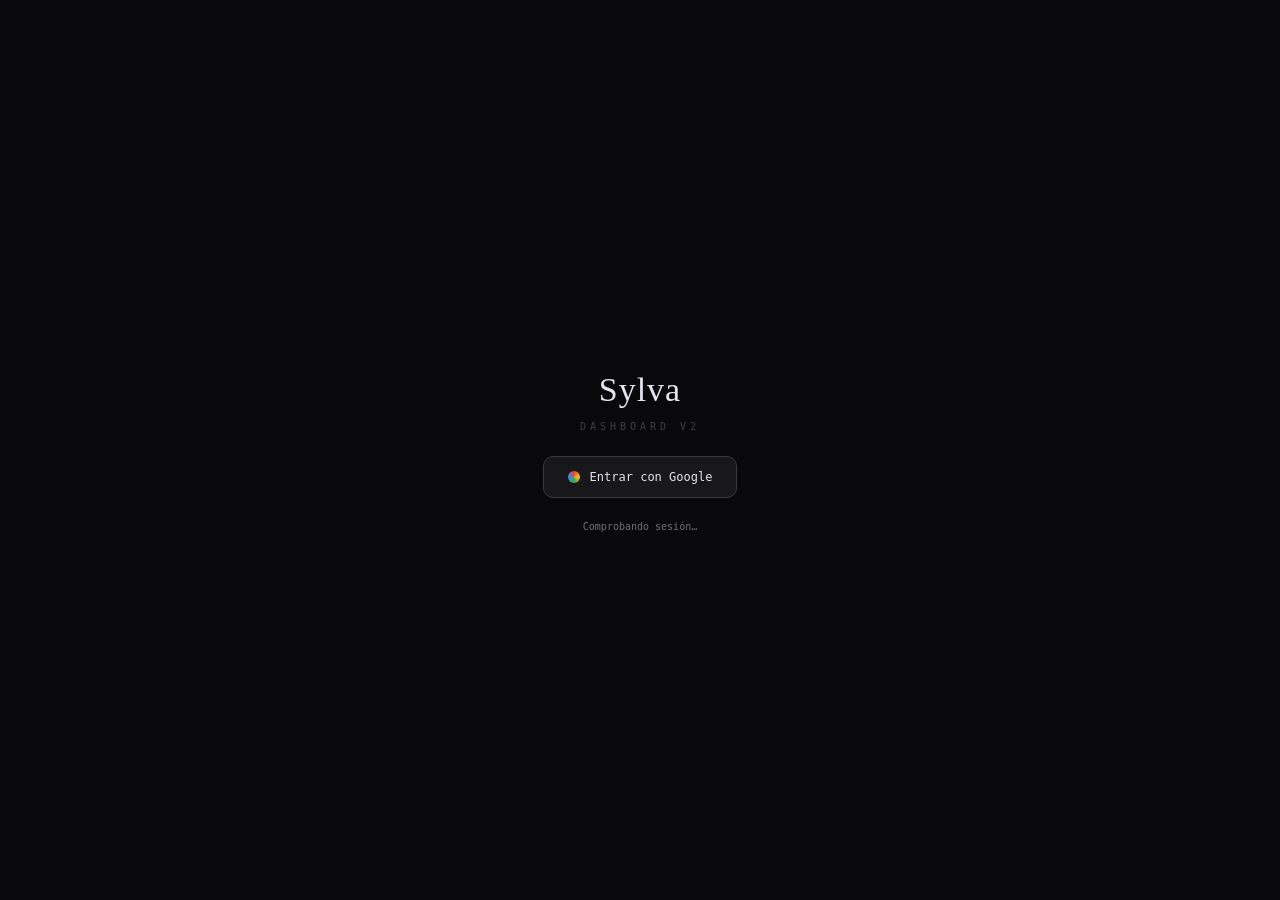
<file: v2/index.html>
<!DOCTYPE html>
<html lang="es">
<head>
  <meta charset="UTF-8" />
  <meta name="viewport" content="width=device-width, initial-scale=1.0, maximum-scale=1.0, viewport-fit=cover" />
  <meta name="theme-color" content="#09090b" id="metaTheme" />
  <meta name="apple-mobile-web-app-capable" content="yes" />
  <meta name="apple-mobile-web-app-status-bar-style" content="black-translucent" />
  <meta name="apple-mobile-web-app-title" content="Dashboard v2" />
  <title>Dashboard v2 · Rubén</title>
  <script type="module" crossorigin src="./assets/index-Dz8kaFmL.js"></script>
  <link rel="stylesheet" crossorigin href="./assets/index-0NcerwXK.css">
</head>
<body>
  <!-- Pantalla de login -->
  <div id="loginScreen" class="login-screen">
    <div class="login-brand">
      <div class="login-title">Sylva</div>
      <div class="login-sub">Dashboard v2</div>
    </div>
    <button id="btnLogin" class="btn-google">
      <span class="g-dot"></span> Entrar con Google
    </button>
    <div id="loginEstado" class="login-estado"></div>
  </div>

  <!-- App -->
  <div id="appScreen" class="app-screen" hidden>
    <header class="app-header">
      <div class="header-left">
        <span id="syncDot" class="sync-dot" title="Estado de sincronización"></span>
        <span class="header-brand">Sylva</span>
      </div>
      <div class="header-right">
        <button id="btnTema" class="icon-btn" title="Cambiar tema" aria-label="Cambiar tema">◐</button>
        <img id="userAvatar" class="user-avatar" alt="" />
        <span id="userName" class="user-name"></span>
        <button id="btnLogout" class="icon-btn" title="Cerrar sesión" aria-label="Cerrar sesión">⏻</button>
      </div>
    </header>

    <nav id="appNav" class="app-nav"></nav>

    <main id="appMain" class="app-main"></main>
  </div>

  <div id="toastHost" class="toast-host"></div>

</body>
</html>
</file>
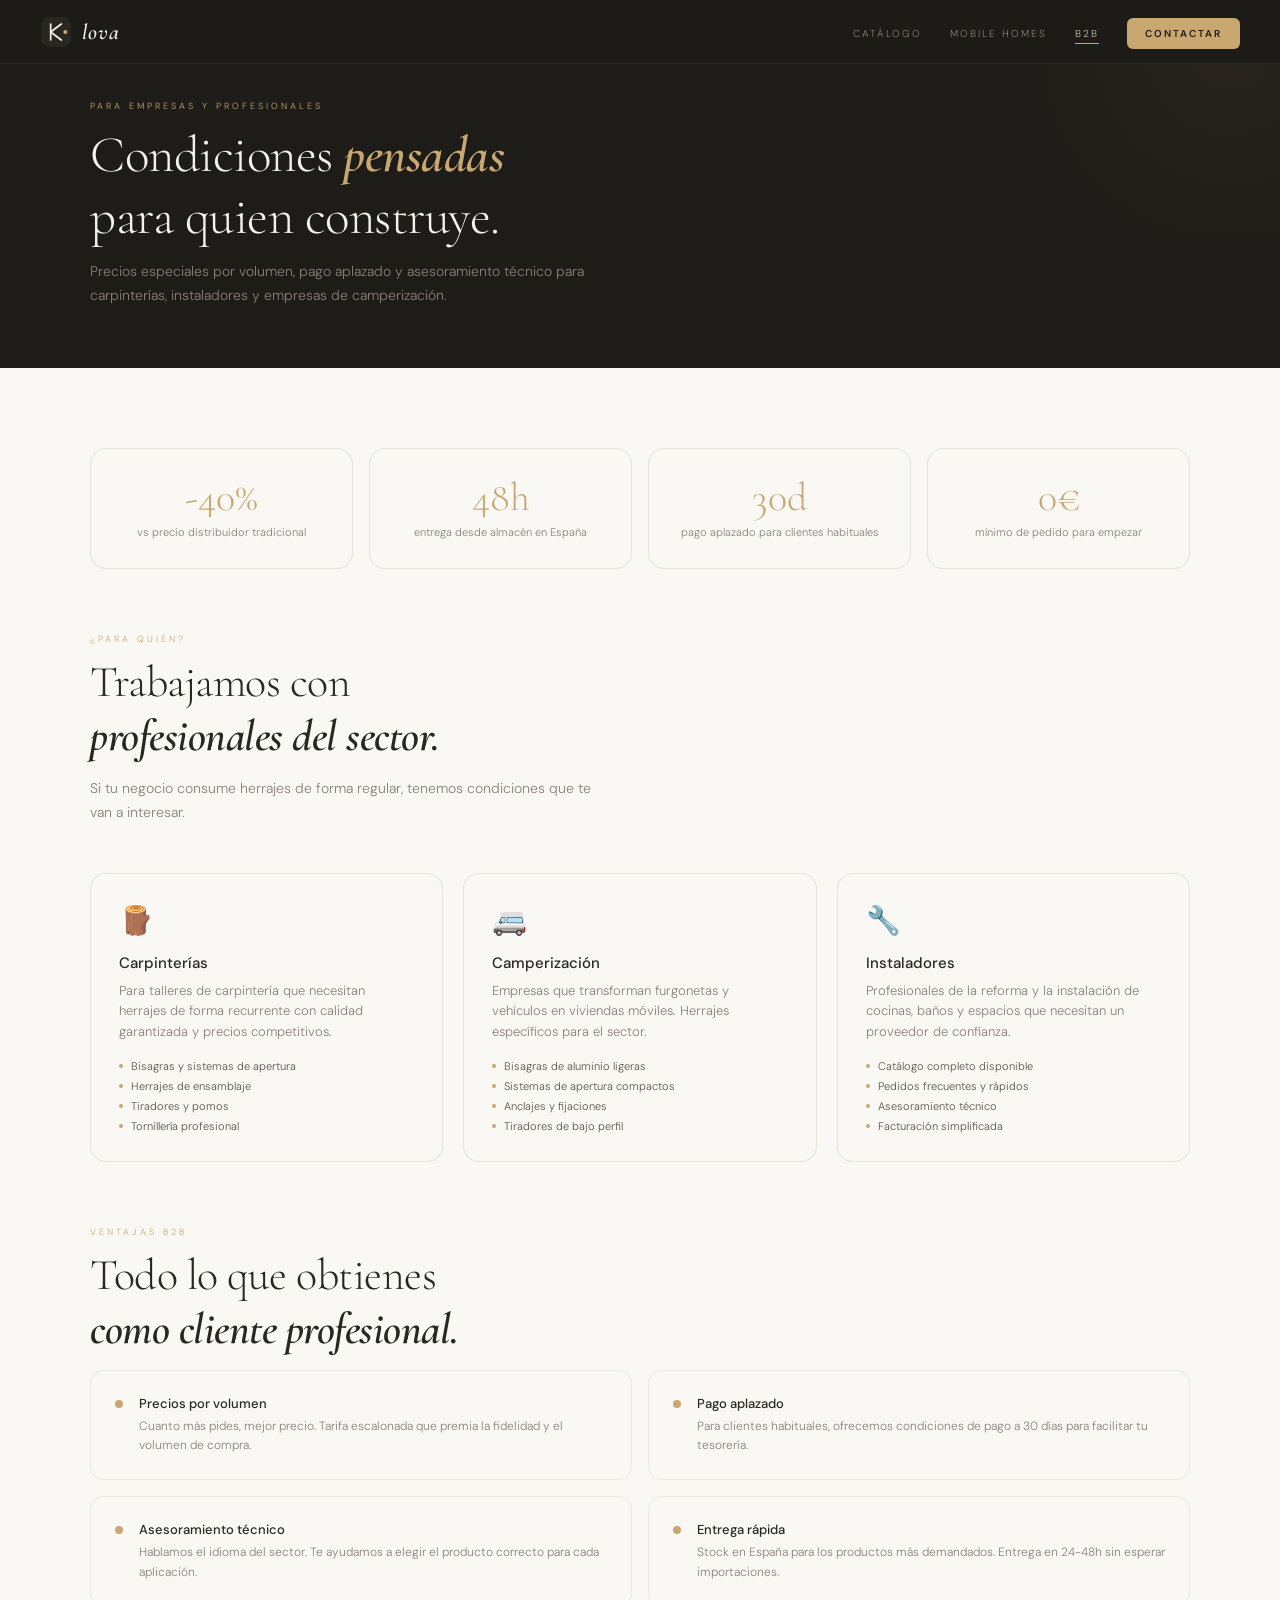
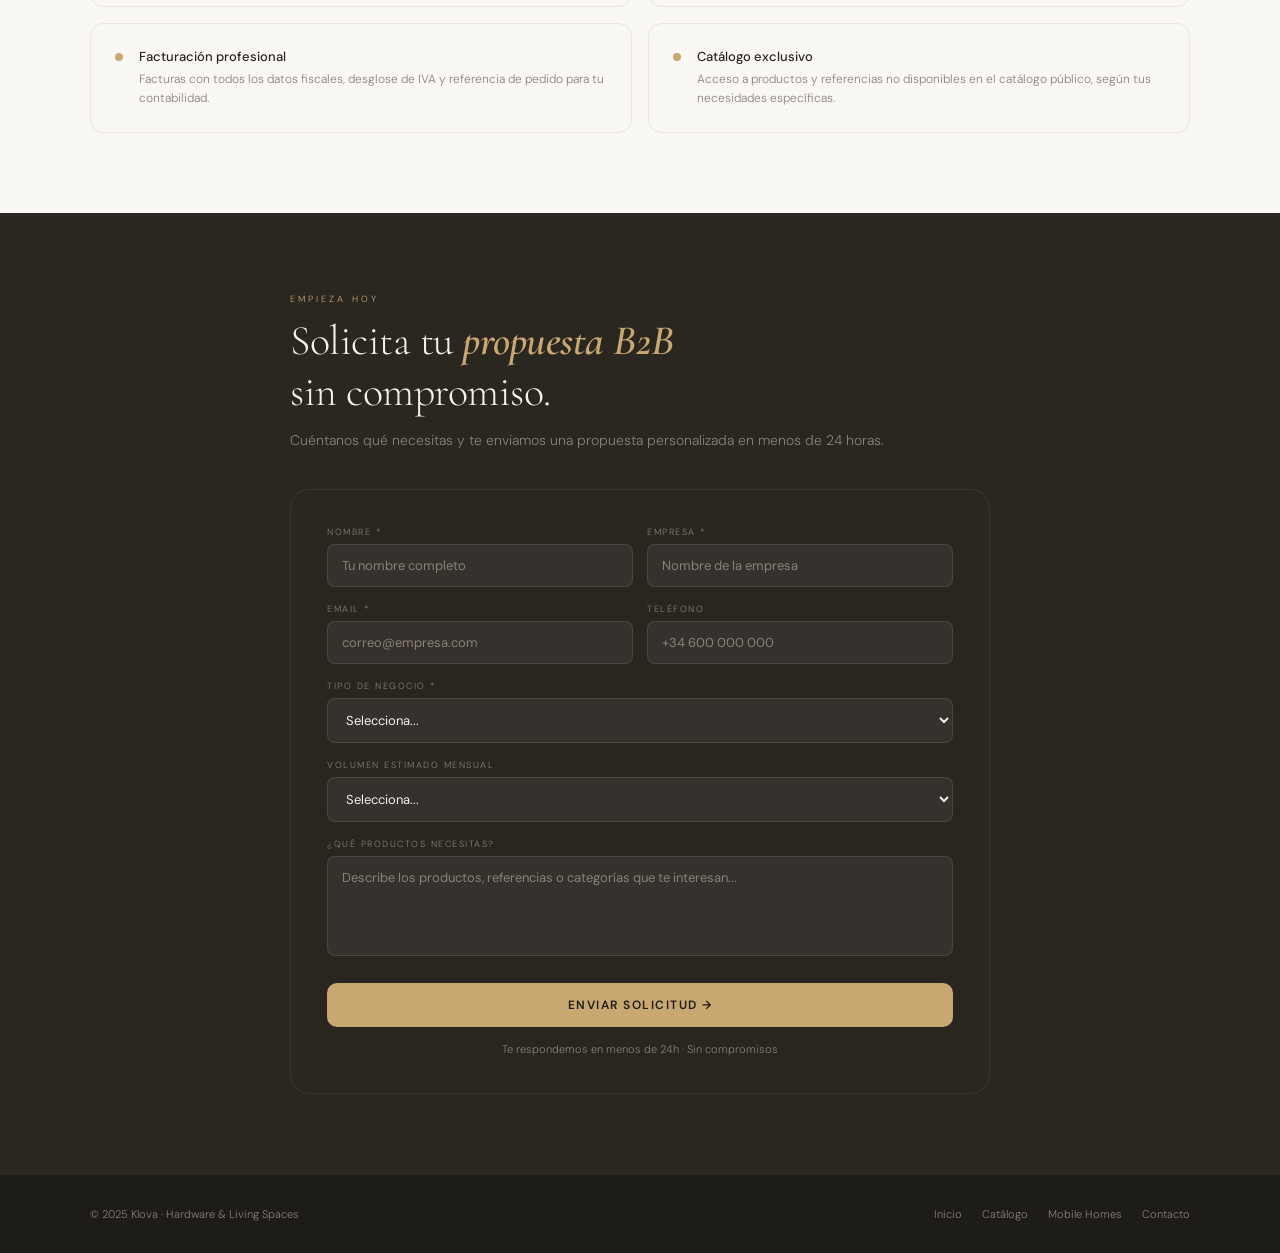
<file: b2b.html>
<!DOCTYPE html>
<html lang="es">
<head>
<meta charset="UTF-8">
<meta name="viewport" content="width=device-width, initial-scale=1.0">
<meta name="description" content="Klova B2B · Precios especiales para carpinterías, instaladores y empresas de camperización. Descuentos por volumen y pago aplazado.">
<title>B2B · Klova</title>
<link href="https://fonts.googleapis.com/css2?family=Cormorant+Garamond:ital,wght@0,300;0,400;0,600;1,300;1,600&family=DM+Sans:wght@300;400;500;600&display=swap" rel="stylesheet">
<style>
:root{--black:#1e1c18;--dark:#2a2620;--mid:#5a5248;--stone:#8a8078;--warm:#c8bfb0;--cream:#f4f1ec;--white:#faf8f5;--gold:#c8a870;--gold-dark:#8a6830;--gold-light:#e8d4a8;}
*,*::before,*::after{box-sizing:border-box;margin:0;padding:0;}
html{scroll-behavior:smooth;}
body{background:var(--cream);color:var(--dark);font-family:'DM Sans',sans-serif;font-weight:300;overflow-x:hidden;}
@keyframes fadeUp{from{opacity:0;transform:translateY(20px)}to{opacity:1;transform:translateY(0)}}
.au{opacity:0;animation:fadeUp .8s ease forwards;}
.au1{animation-delay:.1s}.au2{animation-delay:.25s}.au3{animation-delay:.4s}
.reveal{opacity:0;transform:translateY(20px);transition:opacity .7s ease,transform .7s ease;}
.reveal.visible{opacity:1;transform:translateY(0);}

nav{position:fixed;top:0;left:0;right:0;z-index:100;height:64px;padding:0 40px;display:flex;align-items:center;justify-content:space-between;background:rgba(30,28,24,.96);backdrop-filter:blur(16px);border-bottom:1px solid rgba(200,191,176,.08);}
.nav-logo{display:flex;align-items:center;gap:10px;text-decoration:none;}
.nav-logo-name{font-family:'Cormorant Garamond',serif;font-weight:600;font-style:italic;font-size:22px;color:var(--cream);letter-spacing:1px;}
.nav-links{display:flex;align-items:center;gap:28px;list-style:none;}
.nav-links a{font-size:10px;letter-spacing:2px;text-transform:uppercase;color:var(--stone);text-decoration:none;transition:color .2s;position:relative;}
.nav-links a::after{content:'';position:absolute;bottom:-4px;left:0;right:0;height:1px;background:var(--gold);transform:scaleX(0);transform-origin:left;transition:transform .3s;}
.nav-links a:hover,.nav-links a.active{color:var(--warm);}
.nav-links a.active::after,.nav-links a:hover::after{transform:scaleX(1);}
.nav-cta{font-size:10px;font-weight:600;letter-spacing:1.5px;text-transform:uppercase;color:var(--black)!important;background:var(--gold);padding:9px 18px;border-radius:6px;text-decoration:none;transition:all .2s;}
.nav-cta:hover{background:var(--gold-light);}
.nav-cta::after{display:none!important;}
.hamburger{display:none;flex-direction:column;gap:5px;cursor:pointer;background:none;border:none;padding:4px;}
.hamburger span{display:block;width:22px;height:1.5px;background:var(--warm);}
.mobile-menu{display:none;position:fixed;inset:0;background:var(--black);z-index:99;padding:100px 40px 40px;flex-direction:column;gap:24px;}
.mobile-menu.open{display:flex;}
.mobile-menu a{font-size:14px;letter-spacing:2px;text-transform:uppercase;color:var(--warm);text-decoration:none;border-bottom:1px solid rgba(200,191,176,.1);padding-bottom:20px;}

.page-header{background:var(--black);padding:100px 40px 60px;position:relative;overflow:hidden;}
.page-header::before{content:'';position:absolute;top:-200px;right:-200px;width:500px;height:500px;border-radius:50%;background:radial-gradient(circle,rgba(200,168,112,.06) 0%,transparent 65%);}
.ph-inner{max-width:1100px;margin:0 auto;position:relative;z-index:1;}
.ph-tag{font-size:9px;letter-spacing:3px;color:var(--gold);text-transform:uppercase;margin-bottom:12px;}
.ph-title{font-family:'Cormorant Garamond',serif;font-weight:300;font-size:clamp(32px,4vw,52px);color:var(--cream);letter-spacing:-.5px;margin-bottom:12px;}
.ph-title em{font-style:italic;font-weight:600;color:var(--gold);}
.ph-sub{font-size:14px;color:var(--stone);max-width:520px;line-height:1.7;}

.s{padding:80px 40px;}
.s-inner{max-width:1100px;margin:0 auto;}

/* STATS */
.stats-grid{display:grid;grid-template-columns:repeat(4,1fr);gap:16px;margin-bottom:64px;}
.stat-card{background:var(--white);border:1px solid rgba(200,191,176,.4);border-radius:16px;padding:28px 20px;text-align:center;transition:all .3s;}
.stat-card:hover{transform:translateY(-4px);border-color:rgba(200,168,112,.3);}
.stat-num{font-family:'Cormorant Garamond',serif;font-size:40px;font-weight:300;color:var(--gold);line-height:1;margin-bottom:8px;}
.stat-label{font-size:11px;color:var(--stone);line-height:1.4;}

/* PERFILES */
.s-tag{font-size:9px;letter-spacing:3px;color:var(--gold);text-transform:uppercase;margin-bottom:10px;}
.s-title{font-family:'Cormorant Garamond',serif;font-weight:300;font-size:clamp(28px,3.5vw,44px);color:var(--dark);margin-bottom:14px;letter-spacing:-.5px;}
.s-title em{font-style:italic;font-weight:600;}
.s-sub{font-size:14px;color:var(--stone);line-height:1.7;max-width:520px;margin-bottom:48px;}

.perfiles-grid{display:grid;grid-template-columns:repeat(3,1fr);gap:20px;margin-bottom:64px;}
.perfil-card{background:var(--white);border:1px solid rgba(200,191,176,.4);border-radius:16px;padding:28px;transition:all .3s;position:relative;overflow:hidden;}
.perfil-card::before{content:'';position:absolute;top:0;left:0;right:0;height:3px;background:linear-gradient(90deg,var(--gold-dark),var(--gold),var(--gold-light));transform:scaleX(0);transform-origin:left;transition:transform .4s;}
.perfil-card:hover{transform:translateY(-5px);box-shadow:0 16px 40px rgba(0,0,0,.06);}
.perfil-card:hover::before{transform:scaleX(1);}
.perfil-icon{font-size:28px;margin-bottom:14px;}
.perfil-name{font-size:15px;font-weight:500;color:var(--dark);margin-bottom:8px;}
.perfil-desc{font-size:13px;color:var(--stone);line-height:1.6;margin-bottom:16px;}
.perfil-items{display:flex;flex-direction:column;gap:6px;}
.perfil-item{font-size:11px;color:var(--mid);display:flex;align-items:center;gap:8px;}
.perfil-item::before{content:'';width:4px;height:4px;border-radius:50%;background:var(--gold);flex-shrink:0;}

/* VENTAJAS */
.ventajas-grid{display:grid;grid-template-columns:1fr 1fr;gap:16px;}
.ventaja-item{display:flex;gap:16px;background:var(--white);border-radius:14px;padding:24px;border:1px solid rgba(200,191,176,.3);transition:all .3s;}
.ventaja-item:hover{border-color:rgba(200,168,112,.3);}
.ventaja-dot{width:8px;height:8px;border-radius:50%;background:var(--gold);flex-shrink:0;margin-top:5px;}
.ventaja-title{font-size:13px;font-weight:500;color:var(--dark);margin-bottom:5px;}
.ventaja-text{font-size:12px;color:var(--stone);line-height:1.6;}

/* FORM */
.form-section{background:var(--dark);padding:80px 40px;}
.form-inner{max-width:700px;margin:0 auto;}
.form-tag{font-size:9px;letter-spacing:3px;color:var(--gold);text-transform:uppercase;margin-bottom:10px;}
.form-title{font-family:'Cormorant Garamond',serif;font-weight:300;font-size:clamp(28px,3.5vw,42px);color:var(--cream);margin-bottom:12px;letter-spacing:-.5px;}
.form-title em{font-style:italic;font-weight:600;color:var(--gold);}
.form-sub{font-size:14px;color:var(--stone);line-height:1.7;margin-bottom:36px;}
.form-card{background:rgba(42,38,32,.6);border:1px solid rgba(200,191,176,.1);border-radius:20px;padding:36px;}
.field{margin-bottom:16px;}
.field label{display:block;font-size:9px;letter-spacing:1.5px;text-transform:uppercase;color:var(--stone);margin-bottom:6px;}
.field input,.field select,.field textarea{width:100%;background:rgba(255,255,255,.06);border:1px solid rgba(200,191,176,.15);border-radius:8px;padding:12px 14px;color:var(--cream);font-family:'DM Sans',sans-serif;font-size:13px;outline:none;transition:border-color .2s;}
.field input:focus,.field select:focus,.field textarea:focus{border-color:var(--gold);}
.field input::placeholder,.field textarea::placeholder{color:var(--stone);}
.field select option{background:var(--dark);}
.field textarea{resize:none;height:100px;}
.field-row{display:grid;grid-template-columns:1fr 1fr;gap:14px;}
.btn-submit{width:100%;padding:14px;background:var(--gold);color:var(--black);border:none;border-radius:10px;font-family:'DM Sans',sans-serif;font-size:12px;font-weight:600;letter-spacing:1.5px;text-transform:uppercase;cursor:pointer;transition:all .2s;margin-top:6px;}
.btn-submit:hover{background:var(--gold-light);}
.form-note{font-size:11px;color:var(--stone);text-align:center;margin-top:14px;line-height:1.5;}

footer{background:var(--black);border-top:1px solid rgba(200,191,176,.08);padding:32px 40px;}
.footer-bottom{display:flex;justify-content:space-between;align-items:center;max-width:1100px;margin:0 auto;}
.footer-copy{font-size:11px;color:var(--stone);}
.footer-links{display:flex;gap:20px;}
.footer-links a{font-size:11px;color:var(--stone);text-decoration:none;transition:color .2s;}
.footer-links a:hover{color:var(--warm);}

.success-msg{display:none;text-align:center;padding:32px;background:rgba(200,168,112,.1);border:1px solid rgba(200,168,112,.3);border-radius:12px;margin-top:16px;}
.success-msg h3{font-family:'Cormorant Garamond',serif;font-size:22px;color:var(--warm);margin-bottom:8px;}
.success-msg p{font-size:13px;color:var(--stone);}

@media(max-width:900px){
  nav{padding:0 20px;}
  .nav-links{display:none;}
  .hamburger{display:flex;}
  .page-header{padding:90px 24px 48px;}
  .s{padding:60px 24px;}
  .stats-grid{grid-template-columns:1fr 1fr;}
  .perfiles-grid{grid-template-columns:1fr;}
  .ventajas-grid{grid-template-columns:1fr;}
  .form-section{padding:60px 24px;}
  .field-row{grid-template-columns:1fr;}
  footer{padding:24px 20px;}
  .footer-bottom{flex-direction:column;gap:12px;text-align:center;}
}
</style>
</head>
<body>

<nav>
  <a href="index.html" class="nav-logo">
    <svg width="32" height="32" viewBox="0 0 48 48" fill="none">
      <rect x="2" y="2" width="44" height="44" rx="10" fill="#2a2620"/>
      <line x1="16" y1="12" x2="16" y2="36" stroke="#f4f1ec" stroke-width="2.5" stroke-linecap="round"/>
      <line x1="16" y1="24" x2="32" y2="12" stroke="#f4f1ec" stroke-width="2.5" stroke-linecap="round"/>
      <line x1="16" y1="24" x2="32" y2="36" stroke="#f4f1ec" stroke-width="2.5" stroke-linecap="round"/>
      <circle cx="38" cy="24" r="3" fill="#c8a870"/>
    </svg>
    <span class="nav-logo-name">lova</span>
  </a>
  <ul class="nav-links">
    <li><a href="catalogo.html">Catálogo</a></li>
    <li><a href="mobile-homes.html">Mobile Homes</a></li>
    <li><a href="b2b.html" class="active">B2B</a></li>
    <li><a href="contacto.html" class="nav-cta">Contactar</a></li>
  </ul>
  <button class="hamburger" onclick="toggleMenu()"><span></span><span></span><span></span></button>
</nav>

<div class="mobile-menu" id="mobileMenu">
  <a href="catalogo.html" onclick="toggleMenu()">Catálogo</a>
  <a href="mobile-homes.html" onclick="toggleMenu()">Mobile Homes</a>
  <a href="b2b.html" onclick="toggleMenu()">B2B</a>
  <a href="contacto.html" onclick="toggleMenu()" style="color:var(--gold)">Contactar</a>
</div>

<div class="page-header">
  <div class="ph-inner">
    <div class="ph-tag au au1">Para empresas y profesionales</div>
    <h1 class="ph-title au au2">Condiciones <em>pensadas</em><br>para quien construye.</h1>
    <p class="ph-sub au au3">Precios especiales por volumen, pago aplazado y asesoramiento técnico para carpinterías, instaladores y empresas de camperización.</p>
  </div>
</div>

<section class="s" style="background:var(--white);">
  <div class="s-inner">
    <div class="stats-grid">
      <div class="stat-card reveal">
        <div class="stat-num">-40%</div>
        <div class="stat-label">vs precio distribuidor tradicional</div>
      </div>
      <div class="stat-card reveal">
        <div class="stat-num">48h</div>
        <div class="stat-label">entrega desde almacén en España</div>
      </div>
      <div class="stat-card reveal">
        <div class="stat-num">30d</div>
        <div class="stat-label">pago aplazado para clientes habituales</div>
      </div>
      <div class="stat-card reveal">
        <div class="stat-num">0€</div>
        <div class="stat-label">mínimo de pedido para empezar</div>
      </div>
    </div>

    <div class="s-tag reveal">¿Para quién?</div>
    <h2 class="s-title reveal">Trabajamos con<br><em>profesionales del sector.</em></h2>
    <p class="s-sub reveal">Si tu negocio consume herrajes de forma regular, tenemos condiciones que te van a interesar.</p>

    <div class="perfiles-grid">
      <div class="perfil-card reveal">
        <div class="perfil-icon">🪵</div>
        <div class="perfil-name">Carpinterías</div>
        <div class="perfil-desc">Para talleres de carpintería que necesitan herrajes de forma recurrente con calidad garantizada y precios competitivos.</div>
        <div class="perfil-items">
          <div class="perfil-item">Bisagras y sistemas de apertura</div>
          <div class="perfil-item">Herrajes de ensamblaje</div>
          <div class="perfil-item">Tiradores y pomos</div>
          <div class="perfil-item">Tornillería profesional</div>
        </div>
      </div>
      <div class="perfil-card reveal">
        <div class="perfil-icon">🚐</div>
        <div class="perfil-name">Camperización</div>
        <div class="perfil-desc">Empresas que transforman furgonetas y vehículos en viviendas móviles. Herrajes específicos para el sector.</div>
        <div class="perfil-items">
          <div class="perfil-item">Bisagras de aluminio ligeras</div>
          <div class="perfil-item">Sistemas de apertura compactos</div>
          <div class="perfil-item">Anclajes y fijaciones</div>
          <div class="perfil-item">Tiradores de bajo perfil</div>
        </div>
      </div>
      <div class="perfil-card reveal">
        <div class="perfil-icon">🔧</div>
        <div class="perfil-name">Instaladores</div>
        <div class="perfil-desc">Profesionales de la reforma y la instalación de cocinas, baños y espacios que necesitan un proveedor de confianza.</div>
        <div class="perfil-items">
          <div class="perfil-item">Catálogo completo disponible</div>
          <div class="perfil-item">Pedidos frecuentes y rápidos</div>
          <div class="perfil-item">Asesoramiento técnico</div>
          <div class="perfil-item">Facturación simplificada</div>
        </div>
      </div>
    </div>

    <div class="s-tag reveal">Ventajas B2B</div>
    <h2 class="s-title reveal">Todo lo que obtienes<br><em>como cliente profesional.</em></h2>
    <div class="ventajas-grid">
      <div class="ventaja-item reveal">
        <div class="ventaja-dot"></div>
        <div>
          <div class="ventaja-title">Precios por volumen</div>
          <div class="ventaja-text">Cuanto más pides, mejor precio. Tarifa escalonada que premia la fidelidad y el volumen de compra.</div>
        </div>
      </div>
      <div class="ventaja-item reveal">
        <div class="ventaja-dot"></div>
        <div>
          <div class="ventaja-title">Pago aplazado</div>
          <div class="ventaja-text">Para clientes habituales, ofrecemos condiciones de pago a 30 días para facilitar tu tesorería.</div>
        </div>
      </div>
      <div class="ventaja-item reveal">
        <div class="ventaja-dot"></div>
        <div>
          <div class="ventaja-title">Asesoramiento técnico</div>
          <div class="ventaja-text">Hablamos el idioma del sector. Te ayudamos a elegir el producto correcto para cada aplicación.</div>
        </div>
      </div>
      <div class="ventaja-item reveal">
        <div class="ventaja-dot"></div>
        <div>
          <div class="ventaja-title">Entrega rápida</div>
          <div class="ventaja-text">Stock en España para los productos más demandados. Entrega en 24-48h sin esperar importaciones.</div>
        </div>
      </div>
      <div class="ventaja-item reveal">
        <div class="ventaja-dot"></div>
        <div>
          <div class="ventaja-title">Facturación profesional</div>
          <div class="ventaja-text">Facturas con todos los datos fiscales, desglose de IVA y referencia de pedido para tu contabilidad.</div>
        </div>
      </div>
      <div class="ventaja-item reveal">
        <div class="ventaja-dot"></div>
        <div>
          <div class="ventaja-title">Catálogo exclusivo</div>
          <div class="ventaja-text">Acceso a productos y referencias no disponibles en el catálogo público, según tus necesidades específicas.</div>
        </div>
      </div>
    </div>
  </div>
</section>

<section class="form-section" id="contacto-b2b">
  <div class="form-inner">
    <div class="form-tag reveal">Empieza hoy</div>
    <h2 class="form-title reveal">Solicita tu <em>propuesta B2B</em><br>sin compromiso.</h2>
    <p class="form-sub reveal">Cuéntanos qué necesitas y te enviamos una propuesta personalizada en menos de 24 horas.</p>
    <div class="form-card reveal">
      <div class="field-row">
        <div class="field"><label>Nombre *</label><input type="text" id="nombre" placeholder="Tu nombre completo" required></div>
        <div class="field"><label>Empresa *</label><input type="text" id="empresa" placeholder="Nombre de la empresa" required></div>
      </div>
      <div class="field-row">
        <div class="field"><label>Email *</label><input type="email" id="email" placeholder="correo@empresa.com" required></div>
        <div class="field"><label>Teléfono</label><input type="tel" id="telefono" placeholder="+34 600 000 000"></div>
      </div>
      <div class="field">
        <label>Tipo de negocio *</label>
        <select id="tipo">
          <option value="">Selecciona...</option>
          <option>Carpintería</option>
          <option>Camperización</option>
          <option>Instalador / Reformista</option>
          <option>Constructor / Promotor</option>
          <option>Tienda o distribuidor</option>
          <option>Otro</option>
        </select>
      </div>
      <div class="field">
        <label>Volumen estimado mensual</label>
        <select id="volumen">
          <option value="">Selecciona...</option>
          <option>Menos de 500€/mes</option>
          <option>500€ - 2.000€/mes</option>
          <option>2.000€ - 5.000€/mes</option>
          <option>Más de 5.000€/mes</option>
        </select>
      </div>
      <div class="field">
        <label>¿Qué productos necesitas?</label>
        <textarea id="productos" placeholder="Describe los productos, referencias o categorías que te interesan..."></textarea>
      </div>
      <button class="btn-submit" onclick="enviarB2B()">Enviar solicitud →</button>
      <div class="form-note">Te respondemos en menos de 24h · Sin compromisos</div>
      <div class="success-msg" id="successMsg">
        <h3>✓ Solicitud recibida</h3>
        <p>Nos pondremos en contacto contigo en menos de 24 horas con tu propuesta personalizada.</p>
      </div>
    </div>
  </div>
</section>

<footer>
  <div class="footer-bottom">
    <div class="footer-copy">© 2025 Klova · Hardware & Living Spaces</div>
    <div class="footer-links">
      <a href="index.html">Inicio</a>
      <a href="catalogo.html">Catálogo</a>
      <a href="mobile-homes.html">Mobile Homes</a>
      <a href="contacto.html">Contacto</a>
    </div>
  </div>
</footer>

<script>
function toggleMenu(){document.getElementById('mobileMenu').classList.toggle('open');}
const observer=new IntersectionObserver(entries=>{entries.forEach(e=>{if(e.isIntersecting)e.target.classList.add('visible');});},{threshold:.08});
document.querySelectorAll('.reveal').forEach(el=>observer.observe(el));

function enviarB2B() {
  const nombre = document.getElementById('nombre').value;
  const email = document.getElementById('email').value;
  const tipo = document.getElementById('tipo').value;
  if (!nombre || !email || !tipo) { alert('Por favor rellena los campos obligatorios'); return; }
  document.getElementById('successMsg').style.display = 'block';
  document.querySelector('.btn-submit').style.display = 'none';
}
</script>
</body>
</html>
</file>
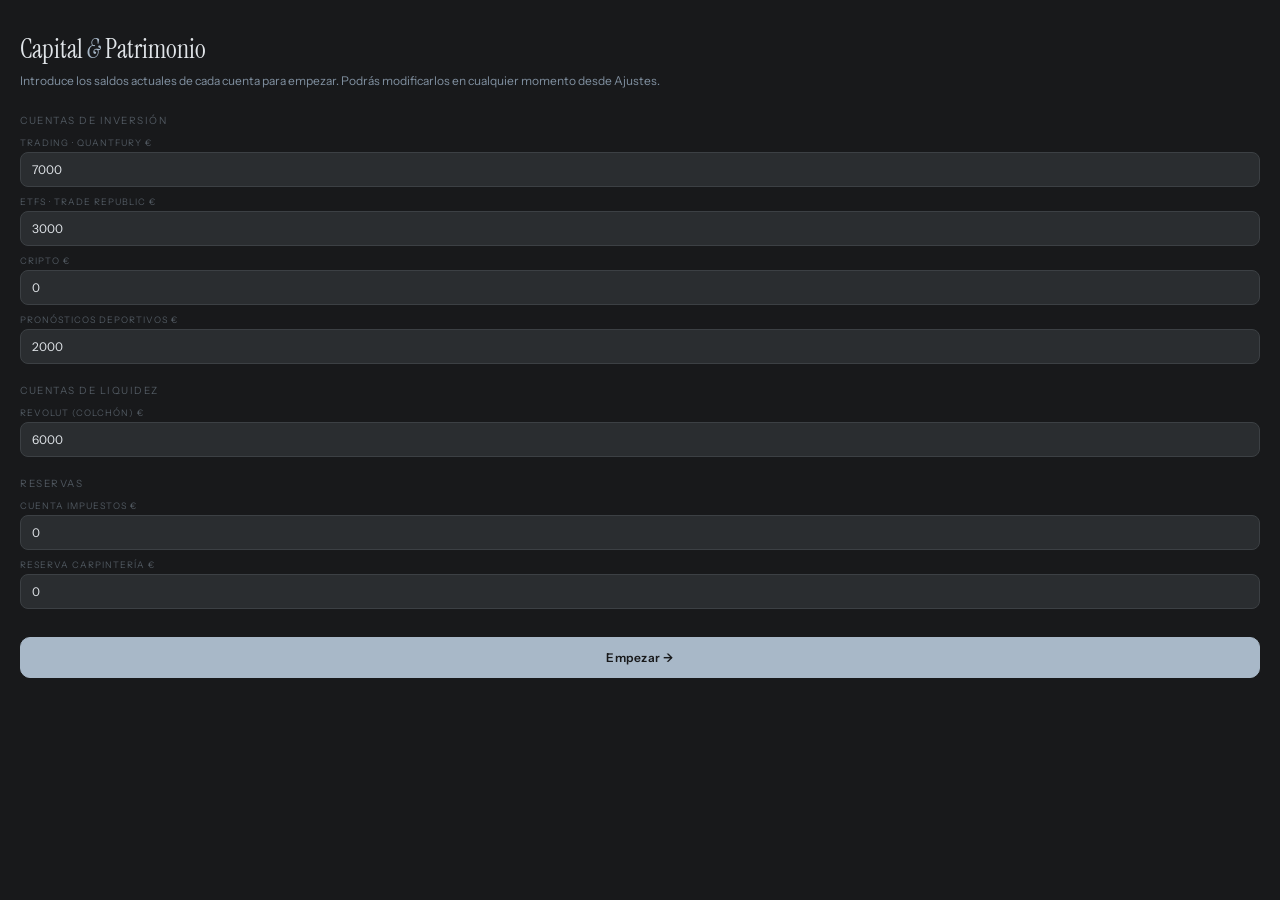
<file: capital.html>
<!DOCTYPE html>
<html lang="es">
<head>
<meta charset="UTF-8">
<meta name="viewport" content="width=device-width, initial-scale=1.0, maximum-scale=1.0">
<title>Capital · Rubén</title>
<style>
  @import url('https://fonts.googleapis.com/css2?family=Instrument+Serif:ital@0;1&family=Instrument+Sans:wght@400;500;600&display=swap');

  :root {
    --bg: #18191b;
    --surface: #222426;
    --surface2: #2a2d30;
    --surface3: #32363a;
    --border: #3c4044;
    --accent: #a8b8c8;
    --green: #6aab82;
    --red: #c07060;
    --gold: #c0a858;
    --blue: #6898c0;
    --purple: #9880c0;
    --orange: #c08858;
    --text: #e0e4e8;
    --text2: #8090a0;
    --text3: #505860;
    --radius: 13px;
  }

  * { box-sizing: border-box; margin: 0; padding: 0; position: relative; z-index: 1; }

  body {
    background: var(--bg);
    color: var(--text);
    font-family: 'Instrument Sans', sans-serif;
    min-height: 100vh;
    max-width: 440px;
    margin: 0 auto;
  }

  /* SETUP SCREEN */
  .setup-screen {
    position: fixed; inset: 0; background: var(--bg);
    z-index: 200; overflow-y: auto; padding: 32px 20px 40px;
  }
  .setup-screen h1 { font-family: 'Instrument Serif', serif; font-size: 26px; font-weight: 400; margin-bottom: 6px; }
  .setup-screen h1 em { color: var(--accent); font-style: italic; }
  .setup-screen p { font-size: 12px; color: var(--text2); margin-bottom: 24px; line-height: 1.5; }
  .setup-section { margin-bottom: 20px; }
  .setup-section-title { font-size: 10px; color: var(--text3); text-transform: uppercase; letter-spacing: 1.5px; margin-bottom: 10px; }

  /* HEADER */
  .header { padding: 18px 20px 12px; border-bottom: 1px solid var(--border); background: var(--bg); position: sticky; top: 0; z-index: 100; }
  .header-top { display: flex; justify-content: space-between; align-items: center; }
  .header h1 { font-family: 'Instrument Serif', serif; font-size: 20px; font-weight: 400; letter-spacing: -0.3px; }
  .header h1 em { color: var(--accent); font-style: italic; }
  .saving-dot { width: 6px; height: 6px; border-radius: 50%; background: var(--text3); display: inline-block; margin-left: 5px; transition: background .3s; vertical-align: middle; }
  .saving-dot.saving { background: var(--gold); animation: blink .6s ease-in-out infinite; }
  .saving-dot.saved { background: var(--green); }
  @keyframes blink { 0%,100%{opacity:1}50%{opacity:.3} }

  .mes-selector { display: flex; align-items: center; background: var(--surface2); border: 1px solid var(--border); border-radius: 8px; padding: 5px 10px; }
  .mes-selector select { background: none; border: none; color: var(--text); font-family: 'Instrument Sans', sans-serif; font-size: 11px; cursor: pointer; outline: none; }

  /* HERO */
  .patrimonio-hero { padding: 18px 20px 14px; border-bottom: 1px solid var(--border); background: var(--surface); }
  .pat-label { font-size: 9px; color: var(--text3); text-transform: uppercase; letter-spacing: 2px; margin-bottom: 5px; }
  .pat-amount { font-family: 'Instrument Serif', serif; font-size: 40px; color: var(--text); letter-spacing: -1px; line-height: 1; }
  .pat-amount .cents { font-size: 20px; color: var(--text2); }
  .pat-cambio { font-size: 11px; margin-top: 5px; }
  .pat-cambio.pos { color: var(--green); }
  .pat-cambio.neg { color: var(--red); }
  .pat-cambio.neu { color: var(--text3); }

  /* CUENTAS */
  .cuentas-grid { display: grid; grid-template-columns: 1fr 1fr; gap: 8px; padding: 14px 20px; border-bottom: 1px solid var(--border); }
  .cuenta-card { background: var(--surface); border: 1px solid var(--border); border-radius: var(--radius); padding: 11px; border-left: 3px solid var(--border); }
  .cuenta-card.trading { border-left-color: var(--accent); }
  .cuenta-card.etfs { border-left-color: var(--green); }
  .cuenta-card.cripto { border-left-color: var(--gold); }
  .cuenta-card.revolut { border-left-color: var(--blue); }
  .cuenta-card.pronosticos { border-left-color: var(--orange); }
  .cuenta-card.impuestos { border-left-color: var(--red); }
  .cuenta-card.carpinteria { border-left-color: var(--purple); }
  .cc-label { font-size: 9px; color: var(--text3); text-transform: uppercase; letter-spacing: 1px; margin-bottom: 3px; }
  .cc-amount { font-family: 'Instrument Serif', serif; font-size: 17px; color: var(--text); }

  /* TABS */
  .tabs { display: flex; border-bottom: 1px solid var(--border); background: var(--bg); position: sticky; top: 62px; z-index: 99; overflow-x: auto; }
  .tab { flex-shrink: 0; padding: 10px 14px; font-size: 10px; color: var(--text3); cursor: pointer; border-bottom: 2px solid transparent; text-transform: uppercase; letter-spacing: 1px; transition: all .15s; white-space: nowrap; }
  .tab.active { color: var(--accent); border-bottom-color: var(--accent); }

  .content { padding: 14px 20px; }
  .panel { display: none; }
  .panel.active { display: block; }

  /* CARDS */
  .card { background: var(--surface); border: 1px solid var(--border); border-radius: var(--radius); padding: 14px; margin-bottom: 10px; }
  .card h3 { font-family: 'Instrument Serif', serif; font-weight: 400; font-size: 15px; color: var(--text2); margin-bottom: 12px; }

  /* FIELDS */
  .field { margin-bottom: 9px; }
  .field label { display: block; font-size: 9px; color: var(--text3); text-transform: uppercase; letter-spacing: 1px; margin-bottom: 4px; }
  .field input, .field select, .field textarea { width: 100%; background: var(--surface2); border: 1px solid var(--border); border-radius: 8px; padding: 9px 11px; color: var(--text); font-family: 'Instrument Sans', sans-serif; font-size: 12px; outline: none; transition: border-color .15s; }
  .field input:focus, .field select:focus, .field textarea:focus { border-color: var(--accent); }
  .field select option { background: var(--surface2); }
  .field-row { display: grid; grid-template-columns: 1fr 1fr; gap: 8px; }
  .field-row3 { display: grid; grid-template-columns: 1fr 1fr 1fr; gap: 8px; }

  .btn { width: 100%; padding: 12px; background: var(--surface3); color: var(--text); border: 1px solid var(--border); border-radius: 10px; font-family: 'Instrument Sans', sans-serif; font-size: 12px; font-weight: 600; cursor: pointer; letter-spacing: .5px; transition: all .15s; }
  .btn:active { opacity: .85; transform: scale(.98); }
  .btn.primary { background: var(--accent); color: var(--bg); border-color: var(--accent); }
  .btn.danger-btn { background: rgba(192,112,96,.15); color: var(--red); border-color: rgba(192,112,96,.3); }

  /* REPARTO */
  .reparto-item { display: flex; justify-content: space-between; align-items: center; padding: 9px 0; border-bottom: 1px solid var(--border); }
  .reparto-item:last-child { border-bottom: none; }
  .ri-left { display: flex; align-items: center; gap: 9px; }
  .ri-dot { width: 7px; height: 7px; border-radius: 50%; flex-shrink: 0; }
  .ri-label { font-size: 12px; color: var(--text); }
  .ri-amount { font-family: 'Instrument Serif', serif; font-size: 15px; }
  .ri-amount.hacienda { color: var(--red); }

  .resultado-box { background: var(--surface2); border: 1px solid var(--border); border-radius: var(--radius); padding: 14px; margin-bottom: 10px; }
  .rb-label { font-size: 9px; color: var(--text3); text-transform: uppercase; letter-spacing: 1.5px; margin-bottom: 4px; }
  .rb-amount { font-family: 'Instrument Serif', serif; font-size: 30px; color: var(--text); letter-spacing: -0.5px; }
  .rb-sub { font-size: 11px; color: var(--text2); margin-top: 3px; }

  /* OBJETIVOS */
  .objetivo-card { background: var(--surface); border: 1px solid var(--border); border-radius: var(--radius); padding: 14px; margin-bottom: 10px; }
  .oc-header { display: flex; justify-content: space-between; align-items: flex-start; margin-bottom: 10px; }
  .oc-nombre { font-family: 'Instrument Serif', serif; font-size: 16px; }
  .oc-desc { font-size: 10px; color: var(--text3); margin-top: 2px; }
  .oc-pct-wrap { text-align: right; }
  .oc-pct { font-family: 'Instrument Serif', serif; font-size: 22px; color: var(--accent); }
  .oc-actual { font-size: 10px; color: var(--text3); margin-top: 1px; }
  .progress-wrap { margin-bottom: 6px; }
  .progress-label { display: flex; justify-content: space-between; font-size: 10px; color: var(--text3); margin-bottom: 4px; }
  .progress-bar { height: 5px; background: var(--surface3); border-radius: 3px; overflow: hidden; }
  .progress-fill { height: 100%; border-radius: 3px; transition: width .6s ease; }
  .oc-asignado { font-size: 10px; color: var(--text3); background: var(--surface2); border-radius: 6px; padding: 4px 8px; display: inline-block; margin-top: 4px; }
  .oc-proyeccion { font-size: 10px; color: var(--text2); margin-top: 5px; font-style: italic; }
  .oc-footer { display: flex; justify-content: space-between; align-items: center; margin-top: 8px; }
  .btn-sm { background: none; border: 1px solid var(--border); border-radius: 6px; padding: 4px 10px; font-family: 'Instrument Sans', sans-serif; font-size: 10px; color: var(--text3); cursor: pointer; }
  .btn-del-sm { background: none; border: none; color: var(--text3); font-size: 15px; cursor: pointer; }

  /* HISTORIAL */
  .mes-card { background: var(--surface); border: 1px solid var(--border); border-radius: var(--radius); padding: 13px; margin-bottom: 8px; }
  .mc-header { display: flex; justify-content: space-between; align-items: center; margin-bottom: 8px; }
  .mc-mes { font-family: 'Instrument Serif', serif; font-size: 15px; }
  .mc-patrimonio { font-family: 'Instrument Serif', serif; font-size: 15px; color: var(--accent); }
  .mc-detalle { display: grid; grid-template-columns: 1fr 1fr; gap: 4px; }
  .mc-item { font-size: 10px; color: var(--text3); }
  .mc-item span { color: var(--text2); }

  /* ALERTAS */
  .alerta-card { border-radius: var(--radius); padding: 12px 14px; margin-bottom: 10px; border: 1px solid; }
  .alerta-card.ok { background: rgba(106,171,130,.08); border-color: rgba(106,171,130,.25); }
  .alerta-card.warn { background: rgba(192,168,88,.08); border-color: rgba(192,168,88,.25); }
  .alerta-card.danger { background: rgba(192,112,96,.08); border-color: rgba(192,112,96,.25); }
  .alerta-titulo { font-size: 11px; font-weight: 600; margin-bottom: 3px; }
  .alerta-card.ok .alerta-titulo { color: var(--green); }
  .alerta-card.warn .alerta-titulo { color: var(--gold); }
  .alerta-card.danger .alerta-titulo { color: var(--red); }
  .alerta-texto { font-size: 11px; color: var(--text2); line-height: 1.4; }

  /* GRAFICA */
  .grafica-wrap { background: var(--surface); border: 1px solid var(--border); border-radius: var(--radius); padding: 14px; margin-bottom: 10px; }
  .grafica-titulo { font-size: 9px; color: var(--text3); text-transform: uppercase; letter-spacing: 1px; margin-bottom: 12px; }
  .grafica-bars { display: flex; align-items: flex-end; gap: 4px; height: 80px; }
  .g-bar-wrap { flex: 1; display: flex; flex-direction: column; align-items: center; gap: 4px; }
  .g-bar { width: 100%; background: var(--surface3); border-radius: 3px 3px 0 0; transition: height .4s ease; min-height: 3px; }
  .g-bar.current { background: var(--accent); }
  .g-label { font-size: 8px; color: var(--text3); }

  .section-label { font-size: 9px; color: var(--text3); text-transform: uppercase; letter-spacing: 1.5px; margin-bottom: 10px; margin-top: 4px; }
  .empty-state { text-align: center; padding: 28px 0; color: var(--text3); font-size: 11px; }
  .empty-state .icon { font-size: 26px; margin-bottom: 8px; }

  .toast { position: fixed; bottom: 20px; left: 50%; transform: translateX(-50%) translateY(80px); background: var(--surface3); color: var(--text); border: 1px solid var(--border); padding: 9px 18px; border-radius: 20px; font-size: 11px; font-weight: 600; transition: transform .3s ease; z-index: 999; white-space: nowrap; }
  .toast.show { transform: translateX(-50%) translateY(0); }

  .loading-overlay { position: fixed; inset: 0; background: var(--bg); display: flex; flex-direction: column; align-items: center; justify-content: center; z-index: 999; gap: 12px; }
  .spinner { width: 22px; height: 22px; border: 2px solid var(--border); border-top-color: var(--accent); border-radius: 50%; animation: spin .8s linear infinite; }
  @keyframes spin { to{transform:rotate(360deg)} }
  .loading-overlay span { font-size: 10px; color: var(--text3); }

  .divider { height: 1px; background: var(--border); margin: 12px 0; }
</style>
</head>
<body>

<div class="loading-overlay" id="loadingOverlay">
  <div class="spinner"></div>
  <span>Cargando...</span>
</div>

<!-- SETUP SCREEN -->
<div class="setup-screen" id="setupScreen" style="display:none">
  <h1>Capital <em>&</em> Patrimonio</h1>
  <p>Introduce los saldos actuales de cada cuenta para empezar. Podrás modificarlos en cualquier momento desde Ajustes.</p>

  <div class="setup-section">
    <div class="setup-section-title">Cuentas de inversión</div>
    <div class="field"><label>Trading · Quantfury €</label><input type="number" id="s-trading" value="7000" step="0.01"></div>
    <div class="field"><label>ETFs · Trade Republic €</label><input type="number" id="s-etfs" value="3000" step="0.01"></div>
    <div class="field"><label>Cripto €</label><input type="number" id="s-cripto" value="0" step="0.01"></div>
    <div class="field"><label>Pronósticos deportivos €</label><input type="number" id="s-pronosticos" value="2000" step="0.01"></div>
  </div>

  <div class="setup-section">
    <div class="setup-section-title">Cuentas de liquidez</div>
    <div class="field"><label>Revolut (colchón) €</label><input type="number" id="s-revolut" value="6000" step="0.01"></div>
  </div>

  <div class="setup-section">
    <div class="setup-section-title">Reservas</div>
    <div class="field"><label>Cuenta impuestos €</label><input type="number" id="s-impuestos" value="0" step="0.01"></div>
    <div class="field"><label>Reserva carpintería €</label><input type="number" id="s-carpinteria" value="0" step="0.01"></div>
  </div>

  <button class="btn primary" onclick="finalizarSetup()" style="margin-top:8px;">Empezar →</button>
</div>

<!-- HEADER -->
<div class="header">
  <div class="header-top">
    <h1>Capital <em>&</em> Pat. <span class="saving-dot" id="savingDot"></span></h1>
    <div class="mes-selector">
      <select id="mesSelect" onchange="cambiarMes()"></select>
    </div>
  </div>
</div>

<!-- HERO -->
<div class="patrimonio-hero">
  <div class="pat-label">Patrimonio neto</div>
  <div class="pat-amount" id="patrimonioTotal">€0<span class="cents">,00</span></div>
  <div class="pat-cambio neu" id="patrimonioCambio">—</div>
</div>

<!-- CUENTAS -->
<div class="cuentas-grid" id="cuentasGrid"></div>

<!-- TABS -->
<div class="tabs">
  <div class="tab active" onclick="showTab('resumen')">Resumen</div>
  <div class="tab" onclick="showTab('reparto')">Reparto</div>
  <div class="tab" onclick="showTab('objetivos')">Objetivos</div>
  <div class="tab" onclick="showTab('historial')">Historial</div>
  <div class="tab" onclick="showTab('config')">Ajustes</div>
</div>

<div class="content">
  <div class="panel active" id="panel-resumen"></div>
  <div class="panel" id="panel-reparto">
    <div class="card">
      <h3>Calculadora de reparto</h3>
      <div class="field"><label>Importe ingresado (con IVA si aplica) €</label><input type="number" id="rep-ingreso" placeholder="ej. 10000" step="0.01" oninput="calcReparto()"></div>
      <div class="field"><label>Fuente</label>
        <select id="rep-fuente" onchange="calcReparto()">
          <option value="negocio">Negocio (con IVA)</option>
          <option value="trading">Trading (sin IVA)</option>
          <option value="otro">Otro (sin IVA)</option>
        </select>
      </div>
    </div>
    <div id="repartoResultado"></div>
    <button class="btn primary" id="btnGuardarMes" onclick="guardarMes()" style="display:none;margin-top:4px;">✓ Guardar este mes</button>
  </div>
  <div class="panel" id="panel-objetivos"></div>
  <div class="panel" id="panel-historial"></div>
  <div class="panel" id="panel-config"></div>
</div>

<div class="toast" id="toast"></div>

<script>
const MESES = ['Enero','Febrero','Marzo','Abril','Mayo','Junio','Julio','Agosto','Septiembre','Octubre','Noviembre','Diciembre'];
const TRIMESTRES_IVA = [3,6,9,12];

let mesActual = new Date().getMonth();
let anioActual = new Date().getFullYear();
let saveTimeout = null;
let inicializado = false;

let config = {
  porcentajes: { gastos:32, colchon:8, trading:24, etfs:24, pronosticos:3, carpinteria:8 },
  colchonObjetivo: 10000,
  ivaPct: 21,
  irpfPct: 25,
};

let cuentas = {
  trading: 7000, etfs: 3000, cripto: 0,
  revolut: 6000, pronosticos: 2000,
  impuestos: 0, carpinteria: 0,
};

let historial = [];
let objetivos = [
  { id:'1', nombre:'Casa', icono:'🏠', target:70000, pctPatrimonio:30, color:'var(--accent)', desc:'Entrada hipoteca 350k' },
  { id:'2', nombre:'Coche', icono:'🚗', target:50000, pctPatrimonio:15, color:'var(--blue)', desc:'Coche principal 50k' },
  { id:'3', nombre:'Carpintería', icono:'🏭', target:150000, pctPatrimonio:20, color:'var(--purple)', desc:'Señal/entrada carpintería' },
];

// ─── STORAGE ──────────────────────────────────────────
function cargarDatos() {
  try {
    const raw = localStorage.getItem('ruben_capital_v2');
    if (raw) {
      const d = JSON.parse(raw);
      config = d.config || config;
      cuentas = d.cuentas || cuentas;
      historial = d.historial || [];
      objetivos = d.objetivos || objetivos;
      inicializado = d.inicializado || false;
    }
  } catch(e) {}
  document.getElementById('loadingOverlay').style.display = 'none';
  if (!inicializado) {
    document.getElementById('setupScreen').style.display = 'block';
  } else {
    initMesSelect();
    actualizarTodo();
  }
}

function persistir() {
  const dot = document.getElementById('savingDot');
  dot.className = 'saving-dot saving';
  try {
    localStorage.setItem('ruben_capital_v2', JSON.stringify({ config, cuentas, historial, objetivos, inicializado }));
    dot.className = 'saving-dot saved';
    setTimeout(() => dot.className = 'saving-dot', 2000);
  } catch(e) { dot.className = 'saving-dot'; }
}
function guardar() {
  if (saveTimeout) clearTimeout(saveTimeout);
  saveTimeout = setTimeout(persistir, 800);
}

function finalizarSetup() {
  cuentas.trading = fmtN(document.getElementById('s-trading').value);
  cuentas.etfs = fmtN(document.getElementById('s-etfs').value);
  cuentas.cripto = fmtN(document.getElementById('s-cripto').value);
  cuentas.pronosticos = fmtN(document.getElementById('s-pronosticos').value);
  cuentas.revolut = fmtN(document.getElementById('s-revolut').value);
  cuentas.impuestos = fmtN(document.getElementById('s-impuestos').value);
  cuentas.carpinteria = fmtN(document.getElementById('s-carpinteria').value);
  inicializado = true;
  guardar();
  document.getElementById('setupScreen').style.display = 'none';
  initMesSelect();
  actualizarTodo();
}

// ─── HELPERS ──────────────────────────────────────────
function fmt(n) { return Math.abs(n).toLocaleString('es-ES',{minimumFractionDigits:2,maximumFractionDigits:2}); }
function fmtN(v) { return parseFloat(v)||0; }
function uid() { return Date.now().toString(36)+Math.random().toString(36).slice(2,5); }
function showToast(msg) {
  const t = document.getElementById('toast');
  t.textContent = msg;
  t.classList.add('show');
  setTimeout(()=>t.classList.remove('show'),2500);
}
function patrimonioTotal() {
  return Object.entries(cuentas).filter(([k])=>k!=='impuestos').reduce((s,[,v])=>s+v,0);
}
function cambioPatrimonio() {
  if (!historial.length) return null;
  return patrimonioTotal() - (historial[historial.length-1].patrimonio||0);
}

function initMesSelect() {
  const sel = document.getElementById('mesSelect');
  sel.innerHTML = MESES.map((m,i)=>`<option value="${i}" ${i===mesActual?'selected':''}>${m} ${anioActual}</option>`).join('');
}
function cambiarMes() {
  mesActual = parseInt(document.getElementById('mesSelect').value);
  actualizarTodo();
}

// ─── HERO Y CUENTAS ───────────────────────────────────
function actualizarHero() {
  const total = patrimonioTotal();
  const partes = fmt(total).split(',');
  document.getElementById('patrimonioTotal').innerHTML = `€${partes[0]}<span class="cents">,${partes[1]}</span>`;
  const cambio = cambioPatrimonio();
  const el = document.getElementById('patrimonioCambio');
  if (cambio===null) { el.textContent='Primer mes'; el.className='pat-cambio neu'; return; }
  el.textContent = `${cambio>=0?'+':''}€${fmt(Math.abs(cambio))} vs mes anterior`;
  el.className = `pat-cambio ${cambio>0?'pos':cambio<0?'neg':'neu'}`;
}

function actualizarCuentasGrid() {
  const items = [
    {key:'trading',label:'Trading · Quantfury',clase:'trading'},
    {key:'etfs',label:'ETFs · Trade Republic',clase:'etfs'},
    {key:'cripto',label:'Cripto',clase:'cripto'},
    {key:'revolut',label:'Revolut · Colchón',clase:'revolut'},
    {key:'pronosticos',label:'Pronósticos dep.',clase:'pronosticos'},
    {key:'impuestos',label:'Cuenta impuestos',clase:'impuestos'},
    {key:'carpinteria',label:'Reserva carpintería',clase:'carpinteria'},
  ];
  document.getElementById('cuentasGrid').innerHTML = items.map(it=>`
    <div class="cuenta-card ${it.clase}">
      <div class="cc-label">${it.label}</div>
      <div class="cc-amount">€${fmt(cuentas[it.key]||0)}</div>
    </div>`).join('');
}

// ─── RESUMEN ──────────────────────────────────────────
function renderResumen() {
  const pat = patrimonioTotal();
  const ahorro = historial.length>=2 ? historial.reduce((s,m)=>s+(m.neto||0),0)/historial.length : 0;
  const alertaIVA = getAlertaIVA();

  document.getElementById('panel-resumen').innerHTML = `
    ${alertaIVA}
    <div class="grafica-wrap">
      <div class="grafica-titulo">Evolución patrimonial</div>
      ${renderGrafica()}
    </div>
    <div class="card">
      <h3>Datos del mes</h3>
      <div class="reparto-item">
        <div class="ri-left"><div class="ri-dot" style="background:var(--accent)"></div><div class="ri-label">Patrimonio invertible</div></div>
        <div class="ri-amount">€${fmt(pat)}</div>
      </div>
      <div class="reparto-item">
        <div class="ri-left"><div class="ri-dot" style="background:var(--red)"></div><div class="ri-label">Reserva impuestos</div></div>
        <div class="ri-amount" style="color:var(--red)">€${fmt(cuentas.impuestos||0)}</div>
      </div>
      <div class="reparto-item">
        <div class="ri-left"><div class="ri-dot" style="background:var(--gold)"></div><div class="ri-label">Ahorro medio/mes</div></div>
        <div class="ri-amount">€${ahorro>0?fmt(ahorro):'—'}</div>
      </div>
      <div class="reparto-item">
        <div class="ri-left"><div class="ri-dot" style="background:var(--text3)"></div><div class="ri-label">Meses registrados</div></div>
        <div class="ri-amount">${historial.length}</div>
      </div>
    </div>
    <div class="card">
      <h3>Actualizar saldos</h3>
      <div style="display:grid;grid-template-columns:1fr 1fr;gap:8px;">
        ${Object.keys(cuentas).map(k=>`
          <div class="field">
            <label>${k==='pronosticos'?'Pronósticos':k.charAt(0).toUpperCase()+k.slice(1)}</label>
            <input type="number" id="cnt-${k}" value="${cuentas[k]||0}" step="0.01" style="font-size:12px;padding:8px 10px;">
          </div>`).join('')}
      </div>
      <button class="btn primary" onclick="actualizarCuentasManual()" style="margin-top:6px;">Guardar saldos</button>
    </div>`;
}

function actualizarCuentasManual() {
  Object.keys(cuentas).forEach(k=>{
    const el = document.getElementById('cnt-'+k);
    if (el) cuentas[k] = fmtN(el.value);
  });
  guardar();
  actualizarTodo();
  showToast('✓ Saldos actualizados');
}

function getAlertaIVA() {
  const mesNum = mesActual+1;
  const esMesPago = TRIMESTRES_IVA.includes(mesNum);
  const tiene = cuentas.impuestos||0;
  if (esMesPago) return `<div class="alerta-card danger"><div class="alerta-titulo">⚠️ Mes de pago de IVA</div><div class="alerta-texto">Toca presentar el modelo 303. Tienes €${fmt(tiene)} en la cuenta de impuestos. Coordina con tu gestor.</div></div>`;
  const debeAcumulado = historial.reduce((s,m)=>s+(m.reparto?.impuestos||0),0);
  const diff = tiene - debeAcumulado;
  if (diff<-500) return `<div class="alerta-card warn"><div class="alerta-titulo">⚡ Revisa la cuenta de impuestos</div><div class="alerta-texto">Puede que te falte apartar dinero. Próximo pago: ${proximoPagoIVA()}.</div></div>`;
  return `<div class="alerta-card ok"><div class="alerta-titulo">✓ Impuestos al día</div><div class="alerta-texto">Tienes €${fmt(tiene)} reservado. Próximo pago de IVA: ${proximoPagoIVA()}.</div></div>`;
}

function proximoPagoIVA() {
  const mesNum = mesActual+1;
  const siguiente = TRIMESTRES_IVA.find(m=>m>mesNum);
  const mesPago = siguiente||TRIMESTRES_IVA[0];
  return MESES[mesPago-1]+(siguiente?'':' '+(anioActual+1));
}

function renderGrafica() {
  if (historial.length<2) return '<div style="text-align:center;color:var(--text3);font-size:11px;padding:20px 0;">Registra al menos 2 meses para ver la evolución</div>';
  const max = Math.max(...historial.map(m=>m.patrimonio||0));
  return `<div class="grafica-bars">${historial.slice(-8).map((m,i,arr)=>{
    const h = max>0?Math.max((m.patrimonio/max)*72,3):3;
    const isCurrent = i===arr.length-1;
    return `<div class="g-bar-wrap"><div class="g-bar ${isCurrent?'current':''}" style="height:${h}px" title="€${fmt(m.patrimonio)}"></div><div class="g-label">${MESES[m.mes].slice(0,3)}</div></div>`;
  }).join('')}</div>`;
}

// ─── REPARTO ──────────────────────────────────────────
function calcReparto() {
  const ingreso = fmtN(document.getElementById('rep-ingreso').value);
  if (!ingreso) { document.getElementById('repartoResultado').innerHTML=''; document.getElementById('btnGuardarMes').style.display='none'; return; }

  const fuente = document.getElementById('rep-fuente').value;
  const tieneIVA = fuente==='negocio';
  const baseImponible = tieneIVA ? ingreso/(1+config.ivaPct/100) : ingreso;
  const iva = tieneIVA ? ingreso-baseImponible : 0;
  const irpf = baseImponible*(config.irpfPct/100);
  const totalImpuestos = iva+irpf;
  const neto = ingreso-totalImpuestos;

  const colchonCompleto = (cuentas.revolut||0)>=config.colchonObjetivo;
  const colchon = colchonCompleto ? 0 : neto*(config.porcentajes.colchon/100);
  const extraTrading = colchonCompleto ? neto*(config.porcentajes.colchon/100) : 0;
  const trading = neto*(config.porcentajes.trading/100)+extraTrading;
  const etfs = neto*(config.porcentajes.etfs/100);
  const pronosticos = neto*(config.porcentajes.pronosticos/100);
  const carpinteria = neto*(config.porcentajes.carpinteria/100);
  const gastos = neto*(config.porcentajes.gastos/100);

  const items = [
    {label:'IVA → cuenta impuestos', amount:iva, color:'var(--red)', hacienda:true, show:iva>0},
    {label:'IRPF → cuenta impuestos', amount:irpf, color:'#c05a4a', hacienda:true, show:true},
    {label:'Gastos personales', amount:gastos, color:'var(--text3)', show:true},
    {label:colchonCompleto?'Colchón ✓ redirigido a trading':`Colchón Revolut (hasta €${fmt(config.colchonObjetivo)})`, amount:colchon, color:'var(--blue)', show:!colchonCompleto},
    {label:'Trading · Quantfury', amount:trading, color:'var(--accent)', show:true},
    {label:'ETFs · Trade Republic', amount:etfs, color:'var(--green)', show:true},
    {label:'Pronósticos deportivos', amount:pronosticos, color:'var(--orange)', show:true},
    {label:'Reserva carpintería', amount:carpinteria, color:'var(--purple)', show:true},
  ].filter(i=>i.show&&i.amount>0.01);

  document.getElementById('repartoResultado').innerHTML = `
    <div class="resultado-box">
      <div class="rb-label">Ingreso bruto</div>
      <div class="rb-amount">€${fmt(ingreso)}</div>
      <div class="rb-sub">Neto disponible: €${fmt(neto)} · Impuestos: €${fmt(totalImpuestos)}</div>
    </div>
    <div class="card">
      <h3>Distribución</h3>
      ${items.map(i=>`
        <div class="reparto-item">
          <div class="ri-left"><div class="ri-dot" style="background:${i.color}"></div><div class="ri-label">${i.label}</div></div>
          <div class="ri-amount ${i.hacienda?'hacienda':''}">€${fmt(i.amount)}</div>
        </div>`).join('')}
    </div>`;

  window._repartoCalc = { ingreso, neto, baseImponible, iva, irpf, gastos, colchon, trading, etfs, pronosticos, carpinteria };
  document.getElementById('btnGuardarMes').style.display = 'block';
}

function guardarMes() {
  const r = window._repartoCalc;
  if (!r) return;
  cuentas.impuestos = (cuentas.impuestos||0)+r.iva+r.irpf;
  cuentas.revolut = (cuentas.revolut||0)+r.colchon;
  cuentas.trading = (cuentas.trading||0)+r.trading;
  cuentas.etfs = (cuentas.etfs||0)+r.etfs;
  cuentas.pronosticos = (cuentas.pronosticos||0)+r.pronosticos;
  cuentas.carpinteria = (cuentas.carpinteria||0)+r.carpinteria;

  const existeIdx = historial.findIndex(m=>m.mes===mesActual&&m.anio===anioActual);
  const entrada = {
    mes:mesActual, anio:anioActual, ingreso:r.ingreso, neto:r.neto,
    reparto:{impuestos:r.iva+r.irpf, trading:r.trading, etfs:r.etfs, pronosticos:r.pronosticos, carpinteria:r.carpinteria, colchon:r.colchon},
    cuentas:{...cuentas}, patrimonio:patrimonioTotal()
  };
  if (existeIdx>=0) historial[existeIdx]=entrada; else historial.push(entrada);
  guardar();
  actualizarTodo();
  document.getElementById('rep-ingreso').value='';
  document.getElementById('repartoResultado').innerHTML='';
  document.getElementById('btnGuardarMes').style.display='none';
  showToast('✓ Mes guardado · €'+fmt(r.ingreso));
}

// ─── OBJETIVOS ────────────────────────────────────────
function renderObjetivos() {
  const pat = patrimonioTotal();
  const ahorro = historial.length>=2 ? historial.reduce((s,m)=>s+(m.neto||0),0)/historial.length : 0;

  document.getElementById('panel-objetivos').innerHTML = `
    ${objetivos.map(o=>{
      // El actual se calcula automáticamente como % del patrimonio
      const actualAuto = pat*(o.pctPatrimonio/100);
      const pct = Math.min((actualAuto/o.target)*100,100);
      const restante = Math.max(o.target-actualAuto,0);
      const mesesRest = ahorro>0&&restante>0 ? Math.ceil(restante/(ahorro*(o.pctPatrimonio/100))) : null;
      return `<div class="objetivo-card">
        <div class="oc-header">
          <div>
            <div class="oc-nombre">${o.icono} ${o.nombre}</div>
            <div class="oc-desc">${o.desc}</div>
          </div>
          <div class="oc-pct-wrap">
            <div class="oc-pct">${pct.toFixed(0)}%</div>
            <div class="oc-actual">€${fmt(actualAuto)}</div>
          </div>
        </div>
        <div class="progress-wrap">
          <div class="progress-label"><span>€${fmt(actualAuto)} de €${fmt(o.target)}</span><span style="color:var(--text3)">${o.pctPatrimonio}% patrimonio</span></div>
          <div class="progress-bar"><div class="progress-fill" style="width:${pct}%;background:${o.color}"></div></div>
        </div>
        <div class="oc-asignado">Asignado: ${o.pctPatrimonio}% del patrimonio total</div>
        ${mesesRest?`<div class="oc-proyeccion">A este ritmo: ~${mesesRest} meses (${MESES[(mesActual+mesesRest)%12]} ${anioActual+Math.floor((mesActual+mesesRest)/12)})</div>`:''}
        <div class="oc-footer">
          <button class="btn-sm" onclick="editarObjetivo('${o.id}')">✎ Editar</button>
          <button class="btn-del-sm" onclick="eliminarObjetivo('${o.id}')">×</button>
        </div>
      </div>`;
    }).join('')}
    <div class="card" id="formObj">
      <h3 id="formObjTitulo">➕ Nuevo objetivo</h3>
      <input type="hidden" id="obj-id">
      <div class="field-row">
        <div class="field"><label>Nombre</label><input type="text" id="obj-nombre" placeholder="Casa"></div>
        <div class="field"><label>Icono</label><input type="text" id="obj-icono" placeholder="🏠" maxlength="2"></div>
      </div>
      <div class="field-row">
        <div class="field"><label>Objetivo €</label><input type="number" id="obj-target" placeholder="70000"></div>
        <div class="field"><label>% del patrimonio</label><input type="number" id="obj-pct" placeholder="30" step="1" min="1" max="100"></div>
      </div>
      <div class="field"><label>Descripción</label><input type="text" id="obj-desc" placeholder="ej. Entrada hipoteca"></div>
      <div class="field"><label>Color</label>
        <select id="obj-color">
          <option value="var(--accent)">Gris azulado</option>
          <option value="var(--green)">Verde</option>
          <option value="var(--blue)">Azul</option>
          <option value="var(--gold)">Dorado</option>
          <option value="var(--purple)">Morado</option>
          <option value="var(--orange)">Naranja</option>
          <option value="var(--red)">Rojo</option>
        </select>
      </div>
      <button class="btn primary" onclick="guardarObjetivo()">Guardar objetivo</button>
    </div>`;
}

function editarObjetivo(id) {
  const o = objetivos.find(x=>x.id===id);
  if (!o) return;
  document.getElementById('obj-id').value=o.id;
  document.getElementById('obj-nombre').value=o.nombre;
  document.getElementById('obj-icono').value=o.icono;
  document.getElementById('obj-target').value=o.target;
  document.getElementById('obj-pct').value=o.pctPatrimonio;
  document.getElementById('obj-desc').value=o.desc;
  document.getElementById('obj-color').value=o.color;
  document.getElementById('formObjTitulo').textContent='✎ Editar objetivo';
  document.getElementById('formObj').scrollIntoView({behavior:'smooth'});
}

function guardarObjetivo() {
  const id = document.getElementById('obj-id').value;
  const obj = {
    id:id||uid(),
    nombre:document.getElementById('obj-nombre').value,
    icono:document.getElementById('obj-icono').value||'🎯',
    target:fmtN(document.getElementById('obj-target').value),
    pctPatrimonio:fmtN(document.getElementById('obj-pct').value),
    desc:document.getElementById('obj-desc').value,
    color:document.getElementById('obj-color').value,
  };
  if (!obj.nombre||!obj.target||!obj.pctPatrimonio) { alert('Rellena nombre, objetivo y %'); return; }
  if (id) { const idx=objetivos.findIndex(x=>x.id===id); if(idx>=0) objetivos[idx]=obj; }
  else objetivos.push(obj);
  guardar();
  renderObjetivos();
  document.getElementById('obj-id').value='';
  document.getElementById('formObjTitulo').textContent='➕ Nuevo objetivo';
  showToast('✓ Objetivo guardado');
}

function eliminarObjetivo(id) {
  if (!confirm('¿Eliminar este objetivo?')) return;
  objetivos=objetivos.filter(x=>x.id!==id);
  guardar(); renderObjetivos();
}

// ─── HISTORIAL ────────────────────────────────────────
function renderHistorial() {
  const el = document.getElementById('panel-historial');
  if (!historial.length) { el.innerHTML='<div class="empty-state"><div class="icon">📅</div>Sin meses registrados</div>'; return; }
  el.innerHTML = [...historial].reverse().map(m=>`
    <div class="mes-card">
      <div class="mc-header">
        <div class="mc-mes">${MESES[m.mes]} ${m.anio}</div>
        <div class="mc-patrimonio">€${fmt(m.patrimonio||0)}</div>
      </div>
      <div class="mc-detalle">
        <div class="mc-item">Ingresado: <span>€${fmt(m.ingreso||0)}</span></div>
        <div class="mc-item">Neto: <span>€${fmt(m.neto||0)}</span></div>
        <div class="mc-item">Trading: <span>€${fmt(m.reparto?.trading||0)}</span></div>
        <div class="mc-item">ETFs: <span>€${fmt(m.reparto?.etfs||0)}</span></div>
        <div class="mc-item">Impuestos: <span style="color:var(--red)">€${fmt(m.reparto?.impuestos||0)}</span></div>
        <div class="mc-item">Pronósticos: <span>€${fmt(m.reparto?.pronosticos||0)}</span></div>
        <div class="mc-item">Carpintería: <span>€${fmt(m.reparto?.carpinteria||0)}</span></div>
      </div>
    </div>`).join('');
}

// ─── CONFIG ───────────────────────────────────────────
function renderConfig() {
  document.getElementById('panel-config').innerHTML = `
    <div class="card">
      <h3>Saldos iniciales</h3>
      <div style="font-size:11px;color:var(--text2);margin-bottom:12px;line-height:1.5;">Modifica los saldos actuales de cada cuenta directamente desde el Resumen → "Actualizar saldos".</div>
      <button class="btn danger-btn" onclick="if(confirm('¿Resetear toda la configuración inicial?')){inicializado=false;guardar();location.reload();}">Resetear configuración inicial</button>
    </div>
    <div class="card">
      <h3>Porcentajes de reparto</h3>
      <div style="font-size:10px;color:var(--text3);margin-bottom:10px;">Sobre el ingreso neto (sin impuestos). Deben sumar 100%.</div>
      ${Object.entries(config.porcentajes).map(([k,v])=>`
        <div class="field">
          <label>${k==='pronosticos'?'Pronósticos':k.charAt(0).toUpperCase()+k.slice(1)} %</label>
          <input type="number" id="pct-${k}" value="${v}" step="1" min="0" max="100">
        </div>`).join('')}
      <button class="btn primary" onclick="guardarPorcentajes()">Guardar porcentajes</button>
    </div>
    <div class="card">
      <h3>Parámetros fiscales</h3>
      <div class="field"><label>IVA %</label><input type="number" id="cfg-iva" value="${config.ivaPct}" step="1"></div>
      <div class="field"><label>IRPF estimado %</label><input type="number" id="cfg-irpf" value="${config.irpfPct}" step="1"></div>
      <div class="field"><label>Objetivo colchón €</label><input type="number" id="cfg-colchon" value="${config.colchonObjetivo}" step="100"></div>
      <button class="btn primary" onclick="guardarFiscal()">Guardar</button>
    </div>
    <div class="card">
      <h3>Fechas pago IVA</h3>
      <div style="font-size:11px;color:var(--text2);line-height:1.8;">
        📅 1T → Abril (modelo 303)<br>
        📅 2T → Julio (modelo 303)<br>
        📅 3T → Octubre (modelo 303)<br>
        📅 4T → Enero siguiente (modelo 303)<br>
        📅 IRPF → Junio-Julio (modelo 100)
      </div>
    </div>`;
}

function guardarPorcentajes() {
  let total=0;
  Object.keys(config.porcentajes).forEach(k=>{
    const v=fmtN(document.getElementById('pct-'+k)?.value);
    config.porcentajes[k]=v; total+=v;
  });
  if (Math.abs(total-100)>1) { alert(`Los porcentajes suman ${total.toFixed(0)}%. Deben sumar 100%.`); return; }
  guardar(); showToast('✓ Porcentajes guardados');
}

function guardarFiscal() {
  config.ivaPct=fmtN(document.getElementById('cfg-iva').value);
  config.irpfPct=fmtN(document.getElementById('cfg-irpf').value);
  config.colchonObjetivo=fmtN(document.getElementById('cfg-colchon').value);
  guardar(); showToast('✓ Configuración guardada');
}

// ─── TABS ─────────────────────────────────────────────
function showTab(id) {
  const ids=['resumen','reparto','objetivos','historial','config'];
  document.querySelectorAll('.tab').forEach((t,i)=>t.classList.toggle('active',ids[i]===id));
  document.querySelectorAll('.panel').forEach(p=>p.classList.remove('active'));
  document.getElementById('panel-'+id).classList.add('active');
  if(id==='resumen') renderResumen();
  if(id==='objetivos') renderObjetivos();
  if(id==='historial') renderHistorial();
  if(id==='config') renderConfig();
}

function actualizarTodo() {
  actualizarHero();
  actualizarCuentasGrid();
  renderResumen();
  renderObjetivos();
  renderHistorial();
}

cargarDatos();
</script>
</body>
</html>
</file>
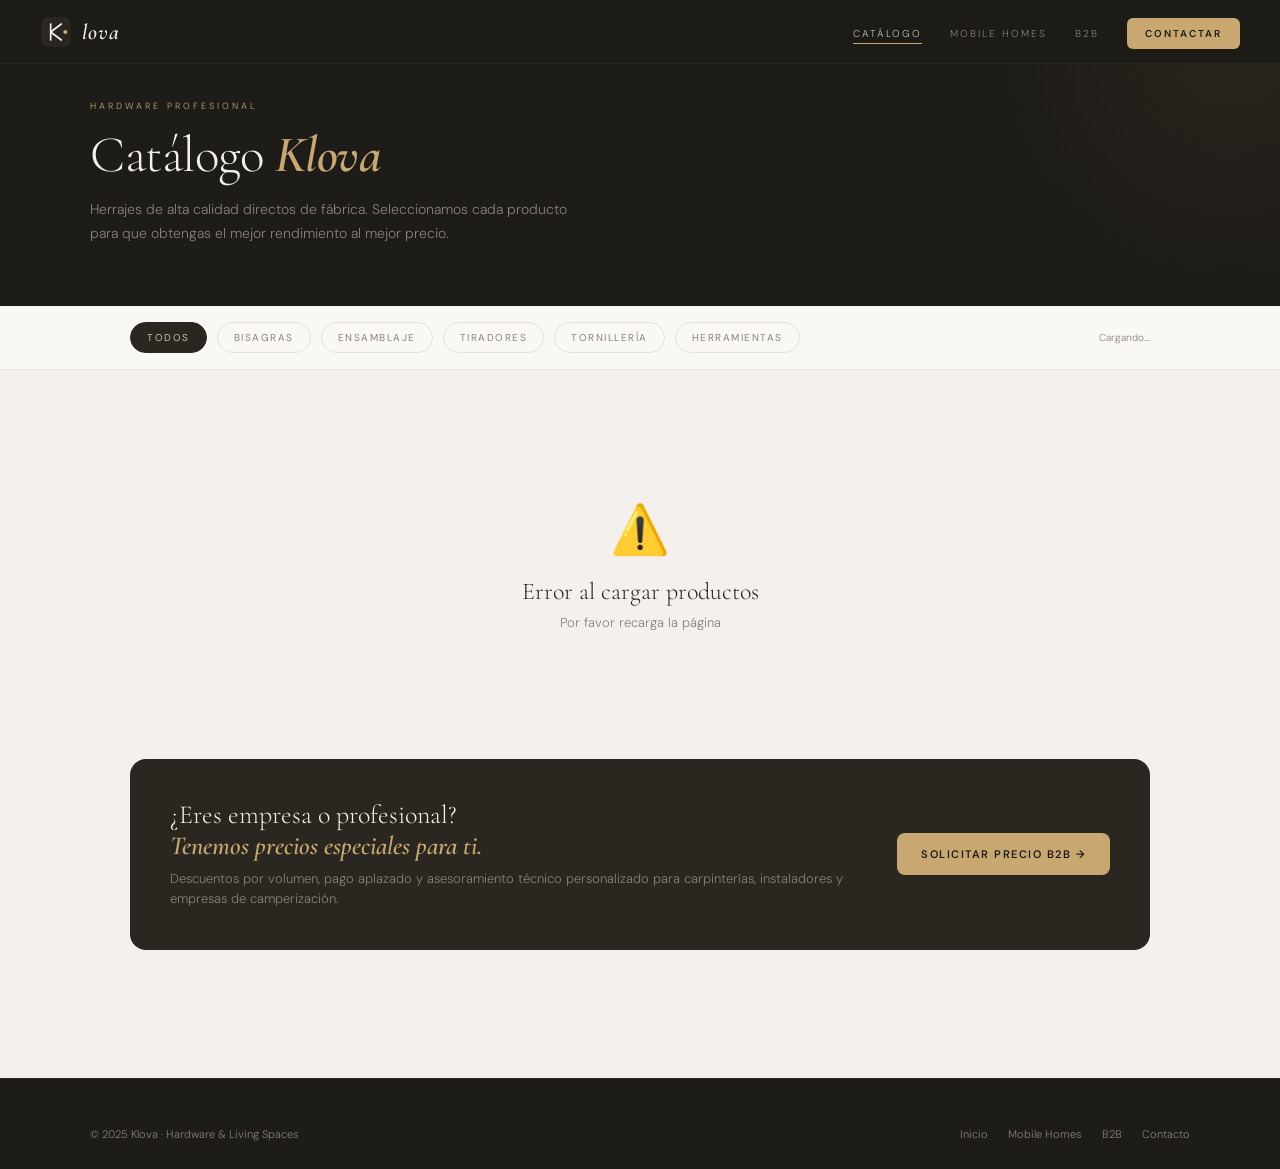
<file: catalogo.html>
<!DOCTYPE html>
<html lang="es">
<head>
<meta charset="UTF-8">
<meta name="viewport" content="width=device-width, initial-scale=1.0">
<meta name="description" content="Klova · Catálogo de herrajes profesionales. Bisagras, ensamblaje, tiradores, tornillería y herramientas directas de fábrica.">
<title>Catálogo · Klova</title>
<link href="https://fonts.googleapis.com/css2?family=Cormorant+Garamond:ital,wght@0,300;0,400;0,600;1,300;1,600&family=DM+Sans:wght@300;400;500;600&display=swap" rel="stylesheet">
<style>
:root {
  --black:#1e1c18;--dark:#2a2620;--mid:#5a5248;--stone:#8a8078;
  --warm:#c8bfb0;--cream:#f4f1ec;--white:#faf8f5;
  --gold:#c8a870;--gold-dark:#8a6830;--gold-light:#e8d4a8;
}
*,*::before,*::after{box-sizing:border-box;margin:0;padding:0;}
html{scroll-behavior:smooth;}
body{background:var(--cream);color:var(--dark);font-family:'DM Sans',sans-serif;font-weight:300;overflow-x:hidden;}

@keyframes fadeUp{from{opacity:0;transform:translateY(20px)}to{opacity:1;transform:translateY(0)}}
@keyframes spin{to{transform:rotate(360deg)}}
.au{opacity:0;animation:fadeUp .8s ease forwards;}
.au1{animation-delay:.1s}.au2{animation-delay:.25s}.au3{animation-delay:.4s}
.reveal{opacity:0;transform:translateY(20px);transition:opacity .6s ease,transform .6s ease;}
.reveal.visible{opacity:1;transform:translateY(0);}

/* NAV */
nav{position:fixed;top:0;left:0;right:0;z-index:100;height:64px;padding:0 40px;display:flex;align-items:center;justify-content:space-between;background:rgba(30,28,24,.96);backdrop-filter:blur(16px);border-bottom:1px solid rgba(200,191,176,.08);}
.nav-logo{display:flex;align-items:center;gap:10px;text-decoration:none;}
.nav-logo-name{font-family:'Cormorant Garamond',serif;font-weight:600;font-style:italic;font-size:22px;color:var(--cream);letter-spacing:1px;}
.nav-links{display:flex;align-items:center;gap:28px;list-style:none;}
.nav-links a{font-size:10px;letter-spacing:2px;text-transform:uppercase;color:var(--stone);text-decoration:none;transition:color .2s;position:relative;}
.nav-links a::after{content:'';position:absolute;bottom:-4px;left:0;right:0;height:1px;background:var(--gold);transform:scaleX(0);transform-origin:left;transition:transform .3s;}
.nav-links a:hover,.nav-links a.active{color:var(--warm);}
.nav-links a.active::after,.nav-links a:hover::after{transform:scaleX(1);}
.nav-cta{font-size:10px;font-weight:600;letter-spacing:1.5px;text-transform:uppercase;color:var(--black)!important;background:var(--gold);padding:9px 18px;border-radius:6px;text-decoration:none;transition:all .2s;}
.nav-cta:hover{background:var(--gold-light);}
.nav-cta::after{display:none!important;}
.hamburger{display:none;flex-direction:column;gap:5px;cursor:pointer;background:none;border:none;padding:4px;}
.hamburger span{display:block;width:22px;height:1.5px;background:var(--warm);}
.mobile-menu{display:none;position:fixed;inset:0;background:var(--black);z-index:99;padding:100px 40px 40px;flex-direction:column;gap:24px;}
.mobile-menu.open{display:flex;}
.mobile-menu a{font-size:14px;letter-spacing:2px;text-transform:uppercase;color:var(--warm);text-decoration:none;border-bottom:1px solid rgba(200,191,176,.1);padding-bottom:20px;}

/* PAGE HEADER */
.page-header{background:var(--black);padding:100px 40px 60px;position:relative;overflow:hidden;}
.page-header::before{content:'';position:absolute;top:-200px;right:-200px;width:500px;height:500px;border-radius:50%;background:radial-gradient(circle,rgba(200,168,112,.06) 0%,transparent 65%);}
.ph-inner{max-width:1100px;margin:0 auto;position:relative;z-index:1;}
.ph-tag{font-size:9px;letter-spacing:3px;color:var(--gold);text-transform:uppercase;margin-bottom:12px;}
.ph-title{font-family:'Cormorant Garamond',serif;font-weight:300;font-size:clamp(32px,4vw,52px);color:var(--cream);letter-spacing:-0.5px;margin-bottom:12px;}
.ph-title em{font-style:italic;font-weight:600;color:var(--gold);}
.ph-sub{font-size:14px;color:var(--stone);max-width:480px;line-height:1.7;}

/* FILTROS */
.filtros-wrap{background:var(--white);border-bottom:1px solid rgba(200,191,176,.3);position:sticky;top:64px;z-index:99;}
.filtros-inner{max-width:1100px;margin:0 auto;padding:16px 40px;display:flex;align-items:center;gap:10px;overflow-x:auto;}
.filtro-btn{flex-shrink:0;font-size:10px;letter-spacing:1.5px;text-transform:uppercase;padding:8px 16px;border-radius:20px;border:1px solid rgba(200,191,176,.4);background:transparent;color:var(--stone);cursor:pointer;transition:all .2s;font-family:'DM Sans',sans-serif;}
.filtro-btn:hover{border-color:var(--gold);color:var(--dark);}
.filtro-btn.active{background:var(--dark);color:var(--warm);border-color:var(--dark);}
.filtros-count{margin-left:auto;font-size:10px;color:var(--stone);white-space:nowrap;flex-shrink:0;}

/* CONTENIDO */
.catalogo-wrap{padding:48px 40px;max-width:1100px;margin:0 auto;}

/* GRID PRODUCTOS */
.productos-grid{display:grid;grid-template-columns:repeat(3,1fr);gap:20px;}
.prod-card{background:var(--white);border:1px solid rgba(200,191,176,.4);border-radius:16px;overflow:hidden;transition:all .3s;cursor:pointer;display:flex;flex-direction:column;}
.prod-card:hover{transform:translateY(-5px);box-shadow:0 16px 40px rgba(0,0,0,.07);border-color:rgba(200,168,112,.3);}
.prod-img{height:180px;background:var(--cream);display:flex;align-items:center;justify-content:center;font-size:56px;border-bottom:1px solid rgba(200,191,176,.3);transition:background .3s;overflow:hidden;flex-shrink:0;}
.prod-img img{width:100%;height:100%;object-fit:cover;transition:transform .4s;}
.prod-card:hover .prod-img img{transform:scale(1.04);}
.prod-card:hover .prod-img{background:rgba(200,168,112,.06);}
.prod-body{padding:20px;display:flex;flex-direction:column;flex:1;}
.prod-cat{font-size:9px;letter-spacing:2px;text-transform:uppercase;color:var(--gold);margin-bottom:6px;}
.prod-name{font-size:14px;font-weight:500;color:var(--dark);margin-bottom:8px;line-height:1.3;}
.prod-desc{font-size:12px;color:var(--stone);line-height:1.6;margin-bottom:16px;flex:1;}
.prod-tags{display:flex;flex-wrap:wrap;gap:5px;margin-bottom:14px;}
.prod-tag{font-size:9px;padding:3px 8px;border-radius:4px;background:rgba(200,168,112,.1);color:var(--gold-dark);border:1px solid rgba(200,168,112,.2);}
.prod-footer{display:flex;justify-content:space-between;align-items:center;margin-top:auto;}
.prod-price{font-family:'Cormorant Garamond',serif;font-size:22px;color:var(--dark);}
.prod-price-sub{font-size:10px;color:var(--stone);font-family:'DM Sans',sans-serif;display:block;margin-top:-2px;}
.prod-actions{display:flex;gap:8px;}
.btn-buy{font-size:10px;font-weight:600;letter-spacing:1px;text-transform:uppercase;color:var(--black);background:var(--gold);padding:9px 16px;border-radius:6px;border:none;cursor:pointer;transition:all .2s;font-family:'DM Sans',sans-serif;}
.btn-buy:hover{background:var(--gold-light);}
.btn-info{font-size:10px;letter-spacing:1px;text-transform:uppercase;color:var(--stone);background:transparent;padding:9px 14px;border-radius:6px;border:1px solid rgba(200,191,176,.4);cursor:pointer;transition:all .2s;font-family:'DM Sans',sans-serif;}
.btn-info:hover{border-color:var(--dark);color:var(--dark);}

/* LOADING */
.loading{display:flex;flex-direction:column;align-items:center;justify-content:center;padding:80px 20px;gap:16px;}
.loading-spinner{width:32px;height:32px;border:2px solid rgba(200,168,112,.2);border-top-color:var(--gold);border-radius:50%;animation:spin .8s linear infinite;}
.loading-text{font-size:12px;color:var(--stone);letter-spacing:1px;}

/* EMPTY */
.empty-state{text-align:center;padding:80px 20px;}
.empty-icon{font-size:48px;margin-bottom:16px;}
.empty-title{font-family:'Cormorant Garamond',serif;font-size:24px;font-weight:300;color:var(--dark);margin-bottom:8px;}
.empty-sub{font-size:13px;color:var(--stone);}

/* BANNER B2B */
.banner-b2b{background:var(--dark);border-radius:16px;padding:40px;margin-top:48px;display:grid;grid-template-columns:1fr auto;gap:32px;align-items:center;}
.bb-title{font-family:'Cormorant Garamond',serif;font-weight:300;font-size:26px;color:var(--cream);margin-bottom:8px;}
.bb-title em{font-style:italic;font-weight:600;color:var(--gold);}
.bb-sub{font-size:13px;color:var(--stone);line-height:1.6;}
.btn-primary{display:inline-flex;align-items:center;gap:8px;font-size:11px;font-weight:600;letter-spacing:1.5px;text-transform:uppercase;color:var(--black);background:var(--gold);padding:14px 24px;border-radius:8px;text-decoration:none;transition:all .2s;border:none;cursor:pointer;font-family:'DM Sans',sans-serif;white-space:nowrap;}
.btn-primary:hover{background:var(--gold-light);}

/* MODAL PRODUCTO */
.modal-overlay{position:fixed;inset:0;background:rgba(30,28,24,.85);z-index:200;display:flex;align-items:center;justify-content:center;padding:20px;opacity:0;pointer-events:none;transition:opacity .3s;}
.modal-overlay.open{opacity:1;pointer-events:all;}
.modal{background:var(--white);border-radius:20px;max-width:560px;width:100%;max-height:85vh;overflow-y:auto;transform:translateY(20px);transition:transform .3s;}
.modal-overlay.open .modal{transform:translateY(0);}
.modal-img{height:220px;background:var(--cream);display:flex;align-items:center;justify-content:center;font-size:72px;border-radius:20px 20px 0 0;overflow:hidden;}
.modal-img img{width:100%;height:100%;object-fit:cover;}
.modal-body{padding:28px;}
.modal-cat{font-size:9px;letter-spacing:2px;text-transform:uppercase;color:var(--gold);margin-bottom:8px;}
.modal-title{font-family:'Cormorant Garamond',serif;font-size:26px;font-weight:300;color:var(--dark);margin-bottom:12px;}
.modal-desc{font-size:13px;color:var(--mid);line-height:1.7;margin-bottom:20px;}
.modal-price{font-family:'Cormorant Garamond',serif;font-size:32px;color:var(--dark);margin-bottom:20px;}
.modal-price span{font-size:13px;color:var(--stone);font-family:'DM Sans',sans-serif;}
.modal-actions{display:flex;gap:10px;}
.modal-close{position:absolute;top:16px;right:16px;background:rgba(30,28,24,.6);border:none;color:var(--warm);width:32px;height:32px;border-radius:50%;cursor:pointer;font-size:16px;display:flex;align-items:center;justify-content:center;}

/* FOOTER */
footer{background:var(--black);border-top:1px solid rgba(200,191,176,.08);padding:48px 40px 28px;margin-top:80px;}
.footer-bottom{display:flex;justify-content:space-between;align-items:center;max-width:1100px;margin:0 auto;}
.footer-copy{font-size:11px;color:var(--stone);}
.footer-links{display:flex;gap:20px;}
.footer-links a{font-size:11px;color:var(--stone);text-decoration:none;transition:color .2s;}
.footer-links a:hover{color:var(--warm);}

/* RESPONSIVE */
@media(max-width:900px){
  nav{padding:0 20px;}
  .nav-links{display:none;}
  .hamburger{display:flex;}
  .page-header{padding:90px 24px 48px;}
  .filtros-inner{padding:12px 20px;}
  .catalogo-wrap{padding:32px 20px;}
  .productos-grid{grid-template-columns:1fr 1fr;}
  .banner-b2b{grid-template-columns:1fr;text-align:center;}
  footer{padding:32px 20px 20px;}
  .footer-bottom{flex-direction:column;gap:12px;text-align:center;}
}
@media(max-width:500px){
  .productos-grid{grid-template-columns:1fr;}
}
</style>
</head>
<body>

<!-- NAV -->
<nav>
  <a href="index.html" class="nav-logo">
    <svg width="32" height="32" viewBox="0 0 48 48" fill="none">
      <rect x="2" y="2" width="44" height="44" rx="10" fill="#2a2620"/>
      <line x1="16" y1="12" x2="16" y2="36" stroke="#f4f1ec" stroke-width="2.5" stroke-linecap="round"/>
      <line x1="16" y1="24" x2="32" y2="12" stroke="#f4f1ec" stroke-width="2.5" stroke-linecap="round"/>
      <line x1="16" y1="24" x2="32" y2="36" stroke="#f4f1ec" stroke-width="2.5" stroke-linecap="round"/>
      <circle cx="38" cy="24" r="3" fill="#c8a870"/>
    </svg>
    <span class="nav-logo-name">lova</span>
  </a>
  <ul class="nav-links">
    <li><a href="catalogo.html" class="active">Catálogo</a></li>
    <li><a href="mobile-homes.html">Mobile Homes</a></li>
    <li><a href="b2b.html">B2B</a></li>
    <li><a href="contacto.html" class="nav-cta">Contactar</a></li>
  </ul>
  <button class="hamburger" onclick="toggleMenu()">
    <span></span><span></span><span></span>
  </button>
</nav>

<div class="mobile-menu" id="mobileMenu">
  <a href="catalogo.html" onclick="toggleMenu()">Catálogo</a>
  <a href="mobile-homes.html" onclick="toggleMenu()">Mobile Homes</a>
  <a href="b2b.html" onclick="toggleMenu()">B2B</a>
  <a href="contacto.html" onclick="toggleMenu()" style="color:var(--gold)">Contactar</a>
</div>

<!-- HEADER -->
<div class="page-header">
  <div class="ph-inner">
    <div class="ph-tag au au1">Hardware profesional</div>
    <h1 class="ph-title au au2">Catálogo <em>Klova</em></h1>
    <p class="ph-sub au au3">Herrajes de alta calidad directos de fábrica. Seleccionamos cada producto para que obtengas el mejor rendimiento al mejor precio.</p>
  </div>
</div>

<!-- FILTROS -->
<div class="filtros-wrap">
  <div class="filtros-inner">
    <button class="filtro-btn active" onclick="filtrar('', this)">Todos</button>
    <button class="filtro-btn" onclick="filtrar('Bisagras', this)">Bisagras</button>
    <button class="filtro-btn" onclick="filtrar('Ensamblaje', this)">Ensamblaje</button>
    <button class="filtro-btn" onclick="filtrar('Tiradores', this)">Tiradores</button>
    <button class="filtro-btn" onclick="filtrar('Tornillería', this)">Tornillería</button>
    <button class="filtro-btn" onclick="filtrar('Herramientas', this)">Herramientas</button>
    <div class="filtros-count" id="filtrosCount">Cargando...</div>
  </div>
</div>

<!-- CATÁLOGO -->
<div class="catalogo-wrap">
  <div id="productosGrid" class="productos-grid">
    <div class="loading" style="grid-column:span 3;">
      <div class="loading-spinner"></div>
      <div class="loading-text">Cargando productos...</div>
    </div>
  </div>

  <!-- BANNER B2B -->
  <div class="banner-b2b reveal">
    <div>
      <div class="bb-title">¿Eres empresa o profesional?<br><em>Tenemos precios especiales para ti.</em></div>
      <div class="bb-sub">Descuentos por volumen, pago aplazado y asesoramiento técnico personalizado para carpinterías, instaladores y empresas de camperización.</div>
    </div>
    <a href="b2b.html" class="btn-primary">Solicitar precio B2B →</a>
  </div>
</div>

<!-- MODAL -->
<div class="modal-overlay" id="modalOverlay" onclick="cerrarModal(event)">
  <div class="modal" id="modal">
    <button class="modal-close" onclick="cerrarModal()">✕</button>
    <div class="modal-img" id="modalImg">📦</div>
    <div class="modal-body">
      <div class="modal-cat" id="modalCat"></div>
      <div class="modal-title" id="modalTitle"></div>
      <div class="modal-desc" id="modalDesc"></div>
      <div class="modal-price" id="modalPrice"></div>
      <div class="modal-actions">
        <button class="btn-buy" id="modalBuyBtn" style="flex:1;justify-content:center;">Comprar →</button>
        <a href="contacto.html" class="btn-info">Consultar B2B</a>
      </div>
    </div>
  </div>
</div>

<!-- FOOTER -->
<footer>
  <div class="footer-bottom">
    <div class="footer-copy">© 2025 Klova · Hardware & Living Spaces</div>
    <div class="footer-links">
      <a href="index.html">Inicio</a>
      <a href="mobile-homes.html">Mobile Homes</a>
      <a href="b2b.html">B2B</a>
      <a href="contacto.html">Contacto</a>
    </div>
  </div>
</footer>

<script>
const SHOPIFY_DOMAIN = 'klova-hardware.myshopify.com';
const SHOPIFY_TOKEN = '3f0a4016096a5576aa413ae28aadf199';

let todosProductos = [];
let filtroActual = '';
let variantActual = '';

// Cargar productos
async function cargarProductos() {
  const query = `{
    products(first: 24) {
      edges {
        node {
          id title descriptionHtml
          priceRange { minVariantPrice { amount currencyCode } }
          images(first: 1) { edges { node { url altText } } }
          variants(first: 1) { edges { node { id } } }
          productType tags
        }
      }
    }
  }`;
  try {
    const res = await fetch(`https://${SHOPIFY_DOMAIN}/api/2024-01/graphql.json`, {
      method: 'POST',
      headers: { 'Content-Type': 'application/json', 'X-Shopify-Storefront-Access-Token': SHOPIFY_TOKEN },
      body: JSON.stringify({ query })
    });
    const data = await res.json();
    if (data.errors) throw new Error('Shopify error');
    todosProductos = data.data.products.edges.map(e => e.node);
    renderProductos(todosProductos);
  } catch(err) {
    document.getElementById('productosGrid').innerHTML = `
      <div class="empty-state" style="grid-column:span 3;">
        <div class="empty-icon">⚠️</div>
        <div class="empty-title">Error al cargar productos</div>
        <div class="empty-sub">Por favor recarga la página</div>
      </div>`;
  }
}

function renderProductos(productos) {
  const grid = document.getElementById('productosGrid');
  document.getElementById('filtrosCount').textContent = `${productos.length} producto${productos.length !== 1 ? 's' : ''}`;
  if (!productos.length) {
    grid.innerHTML = `<div class="empty-state" style="grid-column:span 3;">
      <div class="empty-icon">🔍</div>
      <div class="empty-title">Sin productos en esta categoría</div>
      <div class="empty-sub">Prueba con otro filtro o contáctanos para consultar disponibilidad</div>
    </div>`;
    return;
  }
  grid.innerHTML = productos.map((p, i) => {
    const precio = parseFloat(p.priceRange.minVariantPrice.amount).toFixed(2).replace('.',',');
    const imagen = p.images.edges[0]?.node.url;
    const variantId = p.variants.edges[0]?.node.id;
    const desc = p.descriptionHtml.replace(/<[^>]*>/g,'').substring(0,100);
    const tags = p.tags?.slice(0,3) || [];
    return `<div class="prod-card reveal" style="animation-delay:${i*0.05}s">
      <div class="prod-img">${imagen ? `<img src="${imagen}" alt="${p.title}">` : '📦'}</div>
      <div class="prod-body">
        <div class="prod-cat">${p.productType || 'Producto'}</div>
        <div class="prod-name">${p.title}</div>
        <div class="prod-desc">${desc}${desc.length >= 100 ? '...' : ''}</div>
        ${tags.length ? `<div class="prod-tags">${tags.map(t=>`<span class="prod-tag">${t}</span>`).join('')}</div>` : ''}
        <div class="prod-footer">
          <div>
            <div class="prod-price">€${precio}</div>
            <span class="prod-price-sub">+ IVA · ud.</span>
          </div>
          <div class="prod-actions">
            <button class="btn-info" onclick="abrirModal('${p.id}')">Ver más</button>
            <button class="btn-buy" onclick="comprar('${variantId}')">Comprar</button>
          </div>
        </div>
      </div>
    </div>`;
  }).join('');
  document.querySelectorAll('.prod-card').forEach(el => observer.observe(el));
}

function filtrar(tipo, btn) {
  filtroActual = tipo;
  document.querySelectorAll('.filtro-btn').forEach(b => b.classList.remove('active'));
  btn.classList.add('active');
  const filtrados = tipo ? todosProductos.filter(p => p.productType === tipo) : todosProductos;
  renderProductos(filtrados);
}

// Modal
function abrirModal(id) {
  const p = todosProductos.find(x => x.id === id);
  if (!p) return;
  const precio = parseFloat(p.priceRange.minVariantPrice.amount).toFixed(2).replace('.',',');
  const imagen = p.images.edges[0]?.node.url;
  const variantId = p.variants.edges[0]?.node.id;
  const desc = p.descriptionHtml.replace(/<[^>]*>/g,'');
  document.getElementById('modalCat').textContent = p.productType || 'Producto';
  document.getElementById('modalTitle').textContent = p.title;
  document.getElementById('modalDesc').textContent = desc || 'Sin descripción disponible.';
  document.getElementById('modalPrice').innerHTML = `€${precio} <span>+ IVA por unidad</span>`;
  document.getElementById('modalImg').innerHTML = imagen ? `<img src="${imagen}" alt="${p.title}">` : '📦';
  document.getElementById('modalBuyBtn').onclick = () => comprar(variantId);
  variantActual = variantId;
  document.getElementById('modalOverlay').classList.add('open');
  document.body.style.overflow = 'hidden';
}

function cerrarModal(e) {
  if (e && e.target !== document.getElementById('modalOverlay') && !e.target.classList.contains('modal-close')) return;
  document.getElementById('modalOverlay').classList.remove('open');
  document.body.style.overflow = '';
}

// Comprar
async function comprar(variantId) {
  try {
    const res = await fetch(`https://${SHOPIFY_DOMAIN}/api/2024-01/graphql.json`, {
      method: 'POST',
      headers: { 'Content-Type': 'application/json', 'X-Shopify-Storefront-Access-Token': SHOPIFY_TOKEN },
      body: JSON.stringify({ query: `mutation { cartCreate(input: { lines: [{ quantity: 1, merchandiseId: "${variantId}" }] }) { cart { checkoutUrl } } }` })
    });
    const data = await res.json();
    const url = data.data?.cartCreate?.cart?.checkoutUrl;
    if (url) window.location.href = url;
  } catch(err) { console.log('Error:', err); }
}

// Scroll reveal
const observer = new IntersectionObserver(entries => {
  entries.forEach(e => { if(e.isIntersecting) e.target.classList.add('visible'); });
}, { threshold: 0.08 });
document.querySelectorAll('.reveal').forEach(el => observer.observe(el));

// Menú móvil
function toggleMenu() { document.getElementById('mobileMenu').classList.toggle('open'); }

cargarProductos();
</script>
</body>
</html>
</file>
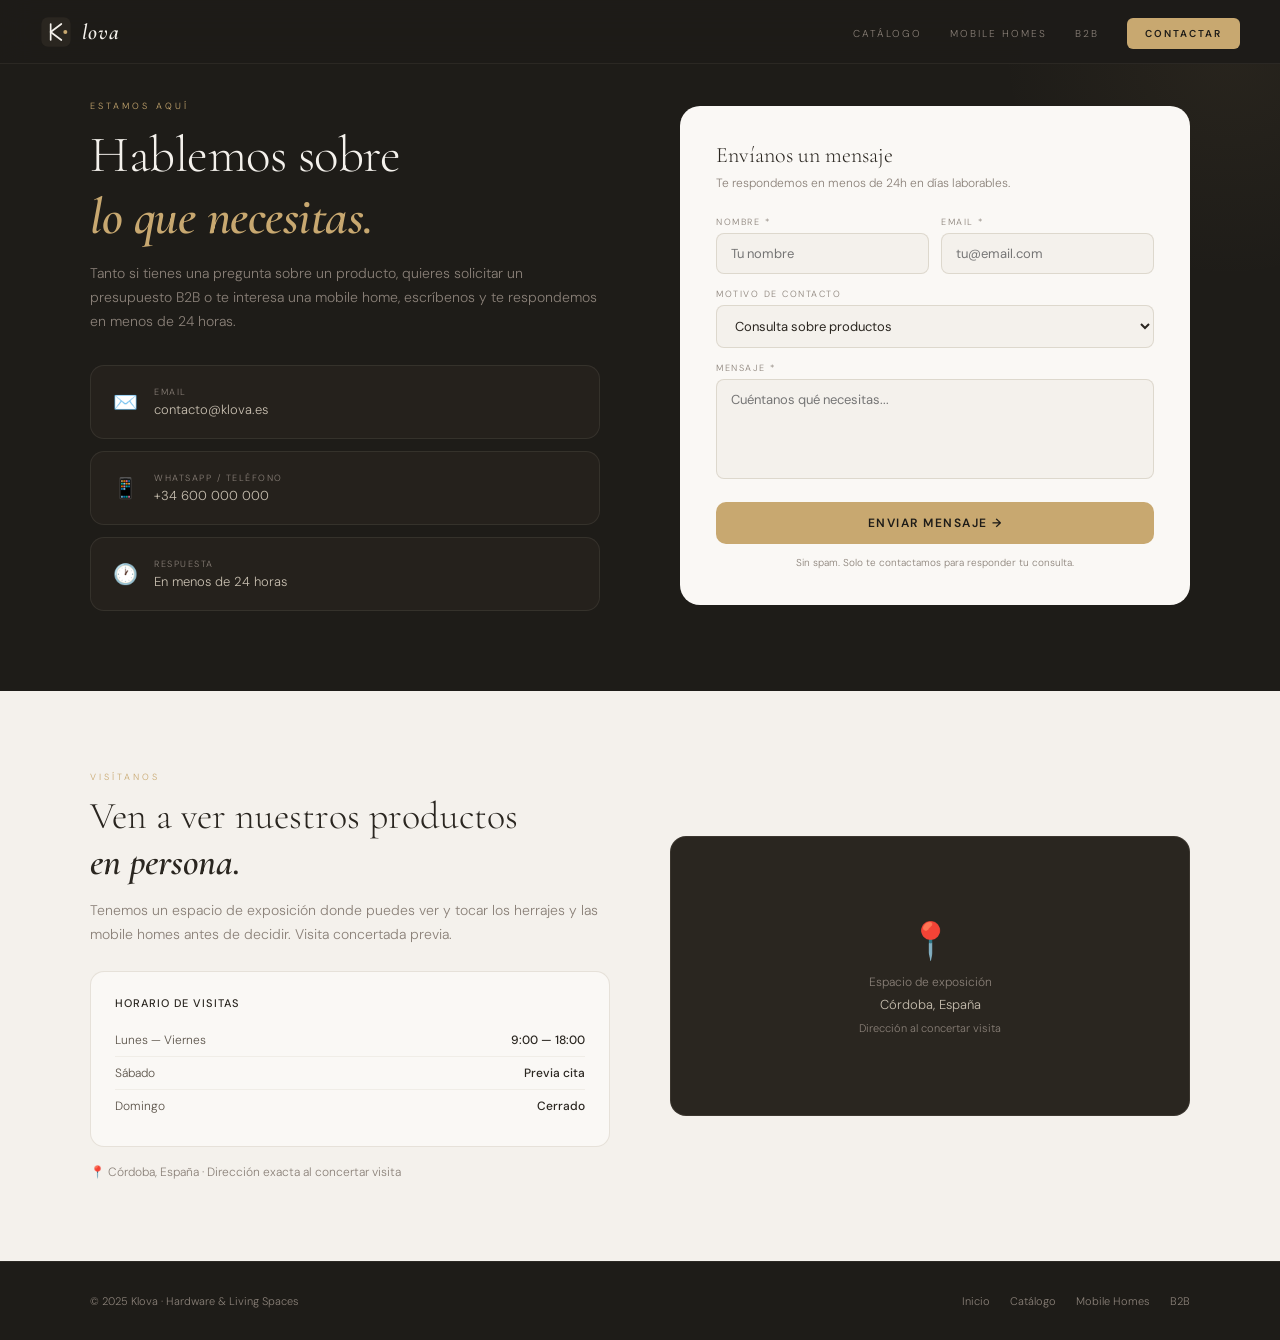
<file: contacto.html>
<!DOCTYPE html>
<html lang="es">
<head>
<meta charset="UTF-8">
<meta name="viewport" content="width=device-width, initial-scale=1.0">
<meta name="description" content="Contacta con Klova · Hardware profesional y Mobile Homes. Estamos aquí para ayudarte.">
<title>Contacto · Klova</title>
<link href="https://fonts.googleapis.com/css2?family=Cormorant+Garamond:ital,wght@0,300;0,400;0,600;1,300;1,600&family=DM+Sans:wght@300;400;500;600&display=swap" rel="stylesheet">
<style>
:root{--black:#1e1c18;--dark:#2a2620;--mid:#5a5248;--stone:#8a8078;--warm:#c8bfb0;--cream:#f4f1ec;--white:#faf8f5;--gold:#c8a870;--gold-dark:#8a6830;--gold-light:#e8d4a8;}
*,*::before,*::after{box-sizing:border-box;margin:0;padding:0;}
html{scroll-behavior:smooth;}
body{background:var(--cream);color:var(--dark);font-family:'DM Sans',sans-serif;font-weight:300;overflow-x:hidden;}
@keyframes fadeUp{from{opacity:0;transform:translateY(20px)}to{opacity:1;transform:translateY(0)}}
.au{opacity:0;animation:fadeUp .8s ease forwards;}
.au1{animation-delay:.1s}.au2{animation-delay:.25s}.au3{animation-delay:.4s}
.reveal{opacity:0;transform:translateY(20px);transition:opacity .7s ease,transform .7s ease;}
.reveal.visible{opacity:1;transform:translateY(0);}

nav{position:fixed;top:0;left:0;right:0;z-index:100;height:64px;padding:0 40px;display:flex;align-items:center;justify-content:space-between;background:rgba(30,28,24,.96);backdrop-filter:blur(16px);border-bottom:1px solid rgba(200,191,176,.08);}
.nav-logo{display:flex;align-items:center;gap:10px;text-decoration:none;}
.nav-logo-name{font-family:'Cormorant Garamond',serif;font-weight:600;font-style:italic;font-size:22px;color:var(--cream);letter-spacing:1px;}
.nav-links{display:flex;align-items:center;gap:28px;list-style:none;}
.nav-links a{font-size:10px;letter-spacing:2px;text-transform:uppercase;color:var(--stone);text-decoration:none;transition:color .2s;position:relative;}
.nav-links a::after{content:'';position:absolute;bottom:-4px;left:0;right:0;height:1px;background:var(--gold);transform:scaleX(0);transform-origin:left;transition:transform .3s;}
.nav-links a:hover{color:var(--warm);}
.nav-links a:hover::after{transform:scaleX(1);}
.nav-cta{font-size:10px;font-weight:600;letter-spacing:1.5px;text-transform:uppercase;color:var(--black)!important;background:var(--gold);padding:9px 18px;border-radius:6px;text-decoration:none;transition:all .2s;}
.nav-cta:hover{background:var(--gold-light);}
.nav-cta::after{display:none!important;}
.hamburger{display:none;flex-direction:column;gap:5px;cursor:pointer;background:none;border:none;padding:4px;}
.hamburger span{display:block;width:22px;height:1.5px;background:var(--warm);}
.mobile-menu{display:none;position:fixed;inset:0;background:var(--black);z-index:99;padding:100px 40px 40px;flex-direction:column;gap:24px;}
.mobile-menu.open{display:flex;}
.mobile-menu a{font-size:14px;letter-spacing:2px;text-transform:uppercase;color:var(--warm);text-decoration:none;border-bottom:1px solid rgba(200,191,176,.1);padding-bottom:20px;}

/* HERO */
.hero{background:var(--black);padding:100px 40px 80px;position:relative;overflow:hidden;}
.hero::before{content:'';position:absolute;top:-200px;right:-200px;width:500px;height:500px;border-radius:50%;background:radial-gradient(circle,rgba(200,168,112,.06) 0%,transparent 65%);}
.hero-inner{max-width:1100px;margin:0 auto;display:grid;grid-template-columns:1fr 1fr;gap:80px;align-items:center;position:relative;z-index:1;}
.hero-tag{font-size:9px;letter-spacing:3px;color:var(--gold);text-transform:uppercase;margin-bottom:12px;}
.hero-title{font-family:'Cormorant Garamond',serif;font-weight:300;font-size:clamp(32px,4vw,52px);color:var(--cream);letter-spacing:-.5px;margin-bottom:14px;}
.hero-title em{font-style:italic;font-weight:600;color:var(--gold);}
.hero-sub{font-size:14px;color:var(--stone);line-height:1.7;margin-bottom:32px;}

/* INFO CARDS */
.info-cards{display:flex;flex-direction:column;gap:12px;}
.info-card{background:rgba(42,38,32,.6);border:1px solid rgba(200,191,176,.1);border-radius:14px;padding:20px 22px;display:flex;align-items:center;gap:16px;transition:all .3s;}
.info-card:hover{border-color:rgba(200,168,112,.3);}
.info-card-icon{font-size:20px;flex-shrink:0;}
.info-card-label{font-size:9px;letter-spacing:1.5px;text-transform:uppercase;color:var(--stone);margin-bottom:3px;}
.info-card-value{font-size:13px;color:var(--warm);}

/* FORM */
.form-wrap{background:var(--white);border-radius:20px;padding:36px;}
.form-title{font-family:'Cormorant Garamond',serif;font-weight:300;font-size:22px;color:var(--dark);margin-bottom:6px;}
.form-sub{font-size:12px;color:var(--stone);margin-bottom:24px;line-height:1.5;}
.field{margin-bottom:14px;}
.field label{display:block;font-size:9px;letter-spacing:1.5px;text-transform:uppercase;color:var(--stone);margin-bottom:5px;}
.field input,.field select,.field textarea{width:100%;background:var(--cream);border:1px solid rgba(200,191,176,.5);border-radius:8px;padding:11px 14px;color:var(--dark);font-family:'DM Sans',sans-serif;font-size:13px;outline:none;transition:border-color .2s;}
.field input:focus,.field select:focus,.field textarea:focus{border-color:var(--gold);}
.field select option{background:var(--white);}
.field textarea{resize:none;height:100px;}
.field-row{display:grid;grid-template-columns:1fr 1fr;gap:12px;}
.btn-submit{width:100%;padding:13px;background:var(--gold);color:var(--black);border:none;border-radius:10px;font-family:'DM Sans',sans-serif;font-size:12px;font-weight:600;letter-spacing:1.5px;text-transform:uppercase;cursor:pointer;transition:all .2s;margin-top:4px;}
.btn-submit:hover{background:var(--gold-light);}
.form-note{font-size:10px;color:var(--stone);text-align:center;margin-top:12px;}

/* EXPOSICIÓN */
.expo-section{padding:80px 40px;background:var(--cream);}
.expo-inner{max-width:1100px;margin:0 auto;display:grid;grid-template-columns:1fr 1fr;gap:60px;align-items:center;}
.expo-tag{font-size:9px;letter-spacing:3px;color:var(--gold);text-transform:uppercase;margin-bottom:10px;}
.expo-title{font-family:'Cormorant Garamond',serif;font-weight:300;font-size:clamp(26px,3vw,38px);color:var(--dark);margin-bottom:14px;}
.expo-title em{font-style:italic;font-weight:600;}
.expo-sub{font-size:14px;color:var(--stone);line-height:1.7;margin-bottom:24px;}
.expo-horario{background:var(--white);border-radius:14px;padding:24px;border:1px solid rgba(200,191,176,.4);}
.expo-horario-title{font-size:11px;font-weight:500;color:var(--dark);letter-spacing:1px;text-transform:uppercase;margin-bottom:14px;}
.horario-item{display:flex;justify-content:space-between;font-size:12px;color:var(--mid);padding:8px 0;border-bottom:1px solid rgba(200,191,176,.2);}
.horario-item:last-child{border-bottom:none;}
.horario-item span:last-child{color:var(--dark);font-weight:500;}
.expo-map{background:var(--dark);border-radius:16px;height:280px;display:flex;align-items:center;justify-content:center;border:1px solid rgba(200,191,176,.1);}
.expo-map-placeholder{text-align:center;}
.expo-map-icon{font-size:36px;margin-bottom:10px;}
.expo-map-text{font-size:12px;color:var(--stone);}
.expo-map-addr{font-size:13px;color:var(--warm);margin-top:6px;}

/* SUCCESS */
.success-msg{display:none;text-align:center;padding:28px;background:rgba(200,168,112,.08);border:1px solid rgba(200,168,112,.25);border-radius:12px;margin-top:16px;}
.success-msg h3{font-family:'Cormorant Garamond',serif;font-size:20px;color:var(--dark);margin-bottom:6px;}
.success-msg p{font-size:12px;color:var(--stone);}

footer{background:var(--black);border-top:1px solid rgba(200,191,176,.08);padding:32px 40px;}
.footer-bottom{display:flex;justify-content:space-between;align-items:center;max-width:1100px;margin:0 auto;}
.footer-copy{font-size:11px;color:var(--stone);}
.footer-links{display:flex;gap:20px;}
.footer-links a{font-size:11px;color:var(--stone);text-decoration:none;transition:color .2s;}
.footer-links a:hover{color:var(--warm);}

@media(max-width:900px){
  nav{padding:0 20px;}
  .nav-links{display:none;}
  .hamburger{display:flex;}
  .hero{padding:90px 24px 60px;}
  .hero-inner{grid-template-columns:1fr;}
  .expo-section{padding:60px 24px;}
  .expo-inner{grid-template-columns:1fr;}
  .field-row{grid-template-columns:1fr;}
  footer{padding:24px 20px;}
  .footer-bottom{flex-direction:column;gap:12px;text-align:center;}
}
</style>
</head>
<body>

<nav>
  <a href="index.html" class="nav-logo">
    <svg width="32" height="32" viewBox="0 0 48 48" fill="none">
      <rect x="2" y="2" width="44" height="44" rx="10" fill="#2a2620"/>
      <line x1="16" y1="12" x2="16" y2="36" stroke="#f4f1ec" stroke-width="2.5" stroke-linecap="round"/>
      <line x1="16" y1="24" x2="32" y2="12" stroke="#f4f1ec" stroke-width="2.5" stroke-linecap="round"/>
      <line x1="16" y1="24" x2="32" y2="36" stroke="#f4f1ec" stroke-width="2.5" stroke-linecap="round"/>
      <circle cx="38" cy="24" r="3" fill="#c8a870"/>
    </svg>
    <span class="nav-logo-name">lova</span>
  </a>
  <ul class="nav-links">
    <li><a href="catalogo.html">Catálogo</a></li>
    <li><a href="mobile-homes.html">Mobile Homes</a></li>
    <li><a href="b2b.html">B2B</a></li>
    <li><a href="contacto.html" class="nav-cta">Contactar</a></li>
  </ul>
  <button class="hamburger" onclick="toggleMenu()"><span></span><span></span><span></span></button>
</nav>

<div class="mobile-menu" id="mobileMenu">
  <a href="catalogo.html" onclick="toggleMenu()">Catálogo</a>
  <a href="mobile-homes.html" onclick="toggleMenu()">Mobile Homes</a>
  <a href="b2b.html" onclick="toggleMenu()">B2B</a>
  <a href="contacto.html" onclick="toggleMenu()" style="color:var(--gold)">Contactar</a>
</div>

<div class="hero">
  <div class="hero-inner">
    <div>
      <div class="hero-tag au au1">Estamos aquí</div>
      <h1 class="hero-title au au2">Hablemos sobre<br><em>lo que necesitas.</em></h1>
      <p class="hero-sub au au3">Tanto si tienes una pregunta sobre un producto, quieres solicitar un presupuesto B2B o te interesa una mobile home, escríbenos y te respondemos en menos de 24 horas.</p>
      <div class="info-cards au au3">
        <div class="info-card">
          <div class="info-card-icon">✉️</div>
          <div>
            <div class="info-card-label">Email</div>
            <div class="info-card-value">contacto@klova.es</div>
          </div>
        </div>
        <div class="info-card">
          <div class="info-card-icon">📱</div>
          <div>
            <div class="info-card-label">WhatsApp / Teléfono</div>
            <div class="info-card-value">+34 600 000 000</div>
          </div>
        </div>
        <div class="info-card">
          <div class="info-card-icon">🕐</div>
          <div>
            <div class="info-card-label">Respuesta</div>
            <div class="info-card-value">En menos de 24 horas</div>
          </div>
        </div>
      </div>
    </div>

    <div class="form-wrap au au2">
      <div class="form-title">Envíanos un mensaje</div>
      <div class="form-sub">Te respondemos en menos de 24h en días laborables.</div>
      <div class="field-row">
        <div class="field"><label>Nombre *</label><input type="text" id="nombre" placeholder="Tu nombre"></div>
        <div class="field"><label>Email *</label><input type="email" id="email" placeholder="tu@email.com"></div>
      </div>
      <div class="field">
        <label>Motivo de contacto</label>
        <select id="motivo">
          <option>Consulta sobre productos</option>
          <option>Solicitud de precio B2B</option>
          <option>Información Mobile Homes</option>
          <option>Pedido o presupuesto</option>
          <option>Otro</option>
        </select>
      </div>
      <div class="field"><label>Mensaje *</label><textarea id="mensaje" placeholder="Cuéntanos qué necesitas..."></textarea></div>
      <button class="btn-submit" onclick="enviarContacto()">Enviar mensaje →</button>
      <div class="form-note">Sin spam. Solo te contactamos para responder tu consulta.</div>
      <div class="success-msg" id="successMsg">
        <h3>✓ Mensaje enviado</h3>
        <p>Te respondemos en menos de 24 horas. ¡Gracias por contactar con Klova!</p>
      </div>
    </div>
  </div>
</div>

<!-- EXPOSICIÓN -->
<section class="expo-section">
  <div class="expo-inner">
    <div class="reveal">
      <div class="expo-tag">Visítanos</div>
      <h2 class="expo-title">Ven a ver nuestros productos<br><em>en persona.</em></h2>
      <p class="expo-sub">Tenemos un espacio de exposición donde puedes ver y tocar los herrajes y las mobile homes antes de decidir. Visita concertada previa.</p>
      <div class="expo-horario">
        <div class="expo-horario-title">Horario de visitas</div>
        <div class="horario-item"><span>Lunes — Viernes</span><span>9:00 — 18:00</span></div>
        <div class="horario-item"><span>Sábado</span><span>Previa cita</span></div>
        <div class="horario-item"><span>Domingo</span><span>Cerrado</span></div>
      </div>
      <p style="font-size:12px;color:var(--stone);margin-top:16px;line-height:1.5;">📍 Córdoba, España · Dirección exacta al concertar visita</p>
    </div>
    <div class="expo-map reveal">
      <div class="expo-map-placeholder">
        <div class="expo-map-icon">📍</div>
        <div class="expo-map-text">Espacio de exposición</div>
        <div class="expo-map-addr">Córdoba, España</div>
        <div style="font-size:11px;color:var(--stone);margin-top:8px;">Dirección al concertar visita</div>
      </div>
    </div>
  </div>
</section>

<footer>
  <div class="footer-bottom">
    <div class="footer-copy">© 2025 Klova · Hardware & Living Spaces</div>
    <div class="footer-links">
      <a href="index.html">Inicio</a>
      <a href="catalogo.html">Catálogo</a>
      <a href="mobile-homes.html">Mobile Homes</a>
      <a href="b2b.html">B2B</a>
    </div>
  </div>
</footer>

<script>
function toggleMenu(){document.getElementById('mobileMenu').classList.toggle('open');}
const observer=new IntersectionObserver(entries=>{entries.forEach(e=>{if(e.isIntersecting)e.target.classList.add('visible');});},{threshold:.08});
document.querySelectorAll('.reveal').forEach(el=>observer.observe(el));

function enviarContacto() {
  const nombre = document.getElementById('nombre').value;
  const email = document.getElementById('email').value;
  const mensaje = document.getElementById('mensaje').value;
  if (!nombre || !email || !mensaje) { alert('Por favor rellena los campos obligatorios'); return; }
  document.getElementById('successMsg').style.display = 'block';
  document.querySelector('.btn-submit').style.display = 'none';
}
</script>
</body>
</html>
</file>
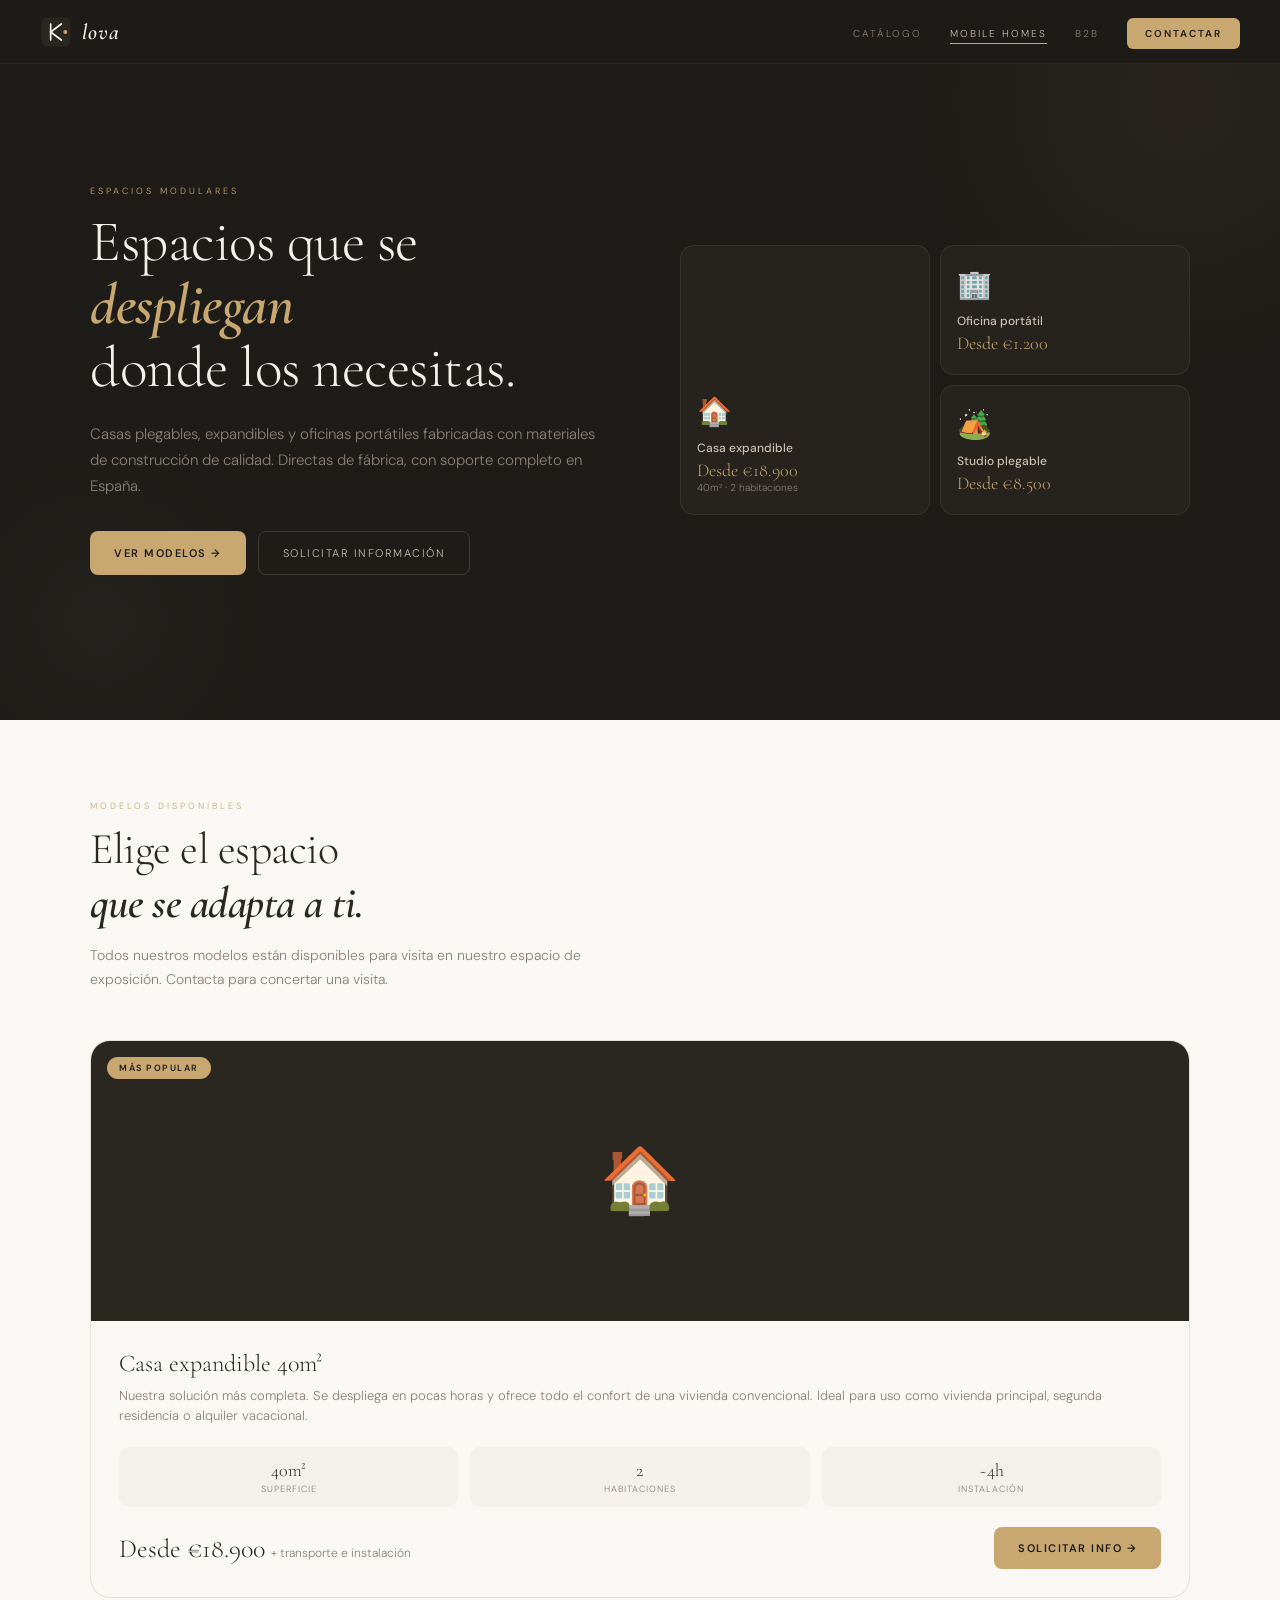
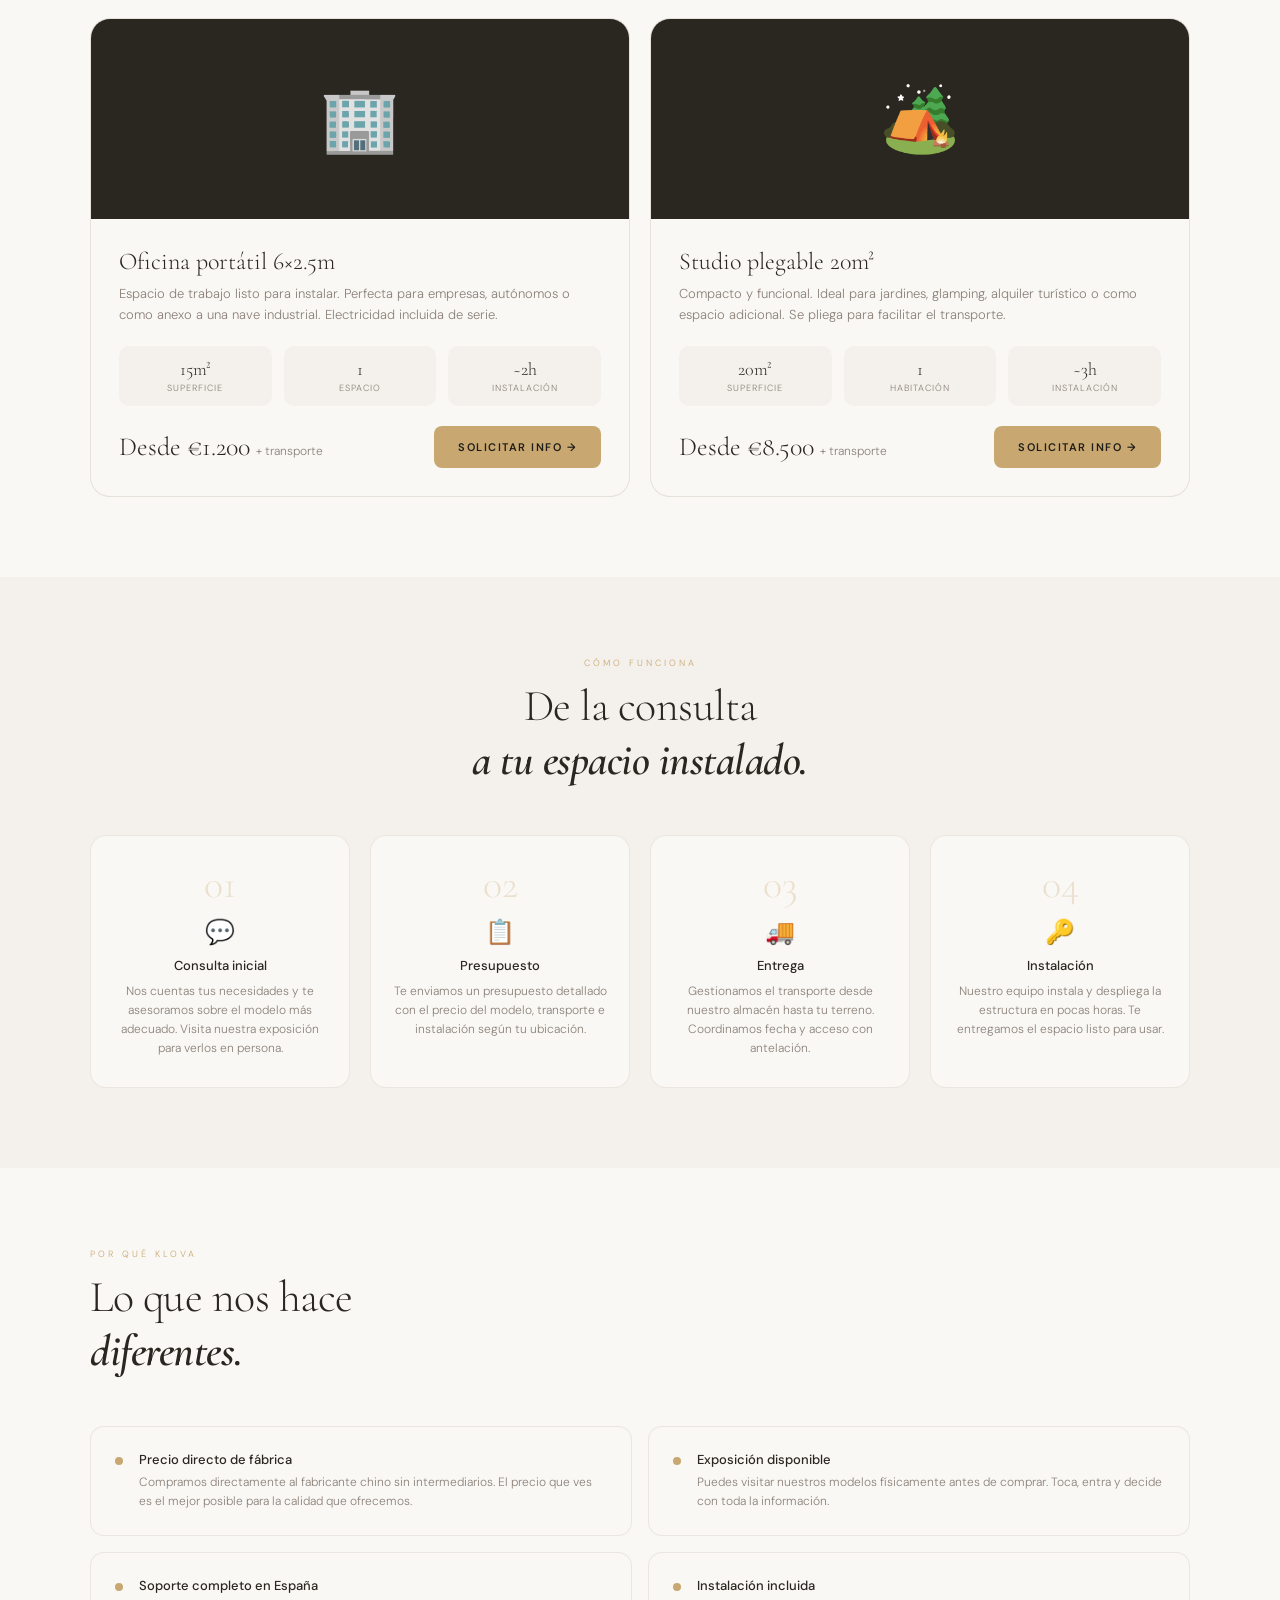
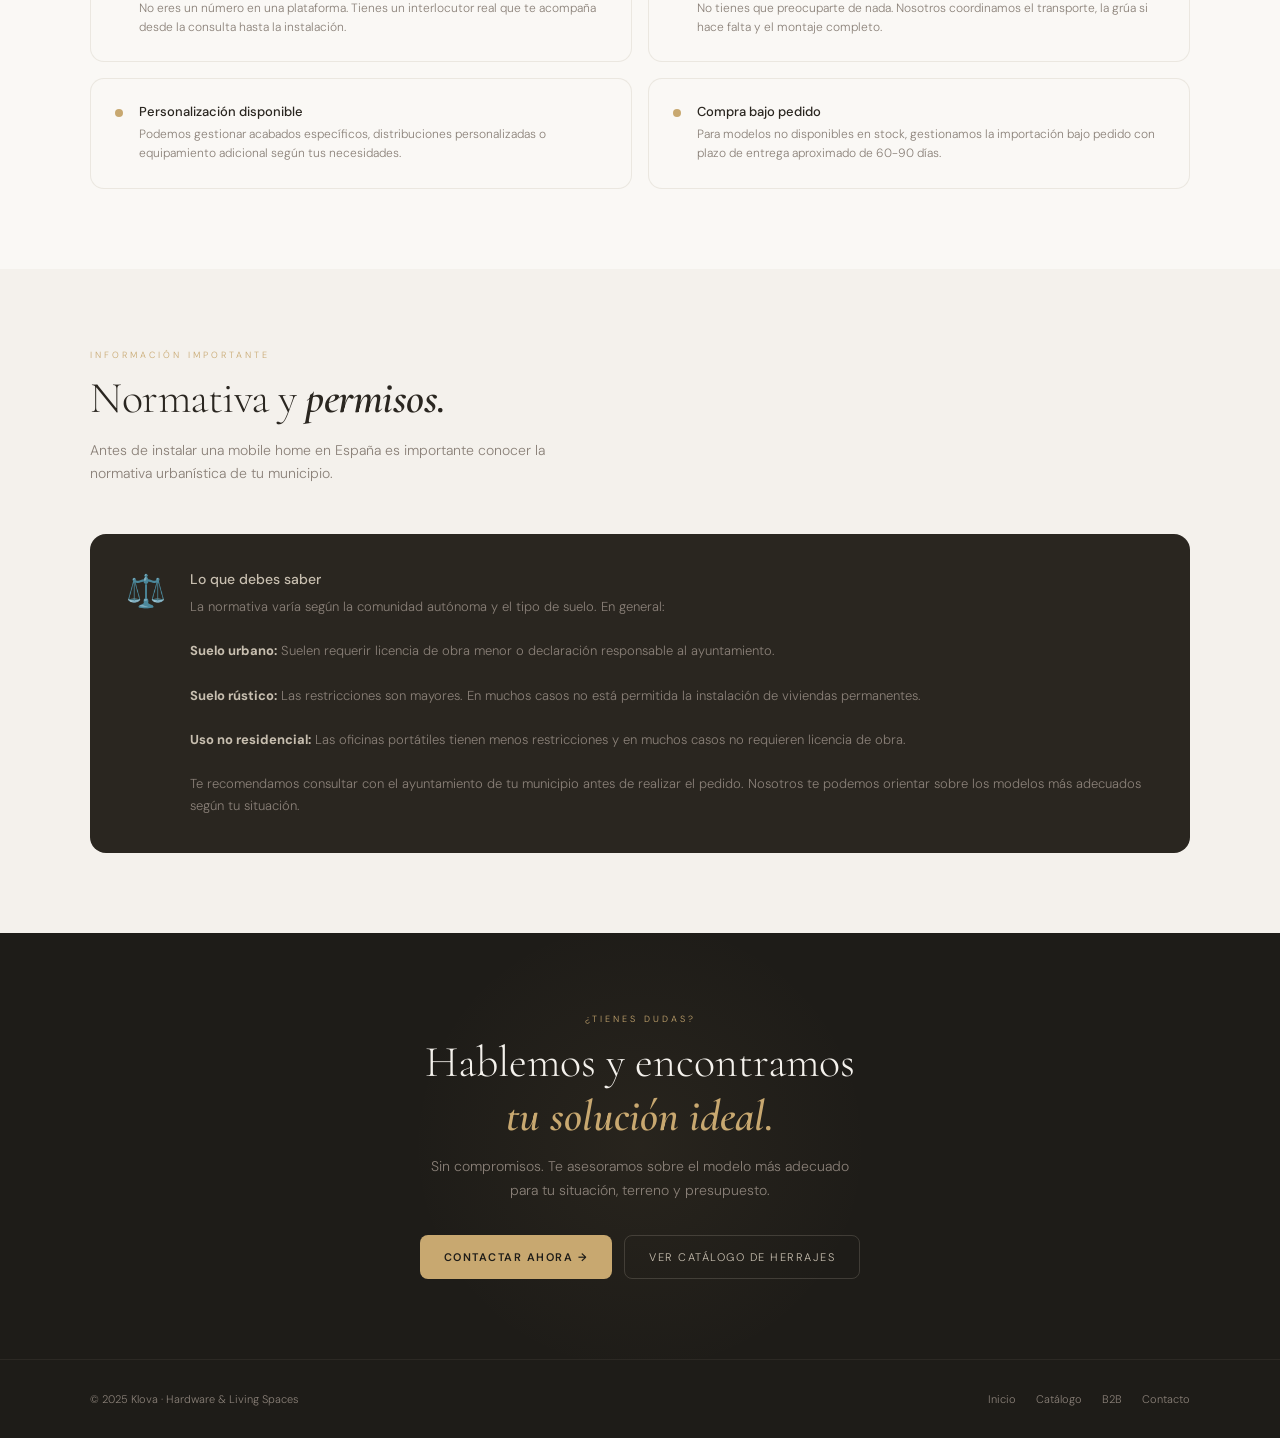
<file: mobile-homes.html>
<!DOCTYPE html>
<html lang="es">
<head>
<meta charset="UTF-8">
<meta name="viewport" content="width=device-width, initial-scale=1.0">
<meta name="description" content="Klova · Mobile Homes y oficinas portátiles. Casas plegables y expandibles directas de fábrica con soporte completo en España.">
<title>Mobile Homes · Klova</title>
<link href="https://fonts.googleapis.com/css2?family=Cormorant+Garamond:ital,wght@0,300;0,400;0,600;1,300;1,600&family=DM+Sans:wght@300;400;500;600&display=swap" rel="stylesheet">
<style>
:root{--black:#1e1c18;--dark:#2a2620;--mid:#5a5248;--stone:#8a8078;--warm:#c8bfb0;--cream:#f4f1ec;--white:#faf8f5;--gold:#c8a870;--gold-dark:#8a6830;--gold-light:#e8d4a8;}
*,*::before,*::after{box-sizing:border-box;margin:0;padding:0;}
html{scroll-behavior:smooth;}
body{background:var(--cream);color:var(--dark);font-family:'DM Sans',sans-serif;font-weight:300;overflow-x:hidden;}
@keyframes fadeUp{from{opacity:0;transform:translateY(20px)}to{opacity:1;transform:translateY(0)}}
.au{opacity:0;animation:fadeUp .8s ease forwards;}
.au1{animation-delay:.1s}.au2{animation-delay:.25s}.au3{animation-delay:.4s}.au4{animation-delay:.55s}
.reveal{opacity:0;transform:translateY(20px);transition:opacity .7s ease,transform .7s ease;}
.reveal.visible{opacity:1;transform:translateY(0);}

/* NAV */
nav{position:fixed;top:0;left:0;right:0;z-index:100;height:64px;padding:0 40px;display:flex;align-items:center;justify-content:space-between;background:rgba(30,28,24,.96);backdrop-filter:blur(16px);border-bottom:1px solid rgba(200,191,176,.08);}
.nav-logo{display:flex;align-items:center;gap:10px;text-decoration:none;}
.nav-logo-name{font-family:'Cormorant Garamond',serif;font-weight:600;font-style:italic;font-size:22px;color:var(--cream);letter-spacing:1px;}
.nav-links{display:flex;align-items:center;gap:28px;list-style:none;}
.nav-links a{font-size:10px;letter-spacing:2px;text-transform:uppercase;color:var(--stone);text-decoration:none;transition:color .2s;position:relative;}
.nav-links a::after{content:'';position:absolute;bottom:-4px;left:0;right:0;height:1px;background:var(--gold);transform:scaleX(0);transform-origin:left;transition:transform .3s;}
.nav-links a:hover,.nav-links a.active{color:var(--warm);}
.nav-links a.active::after,.nav-links a:hover::after{transform:scaleX(1);}
.nav-cta{font-size:10px;font-weight:600;letter-spacing:1.5px;text-transform:uppercase;color:var(--black)!important;background:var(--gold);padding:9px 18px;border-radius:6px;text-decoration:none;transition:all .2s;}
.nav-cta:hover{background:var(--gold-light);}
.nav-cta::after{display:none!important;}
.hamburger{display:none;flex-direction:column;gap:5px;cursor:pointer;background:none;border:none;padding:4px;}
.hamburger span{display:block;width:22px;height:1.5px;background:var(--warm);}
.mobile-menu{display:none;position:fixed;inset:0;background:var(--black);z-index:99;padding:100px 40px 40px;flex-direction:column;gap:24px;}
.mobile-menu.open{display:flex;}
.mobile-menu a{font-size:14px;letter-spacing:2px;text-transform:uppercase;color:var(--warm);text-decoration:none;border-bottom:1px solid rgba(200,191,176,.1);padding-bottom:20px;}

/* HERO */
.hero{background:var(--black);min-height:80vh;display:flex;align-items:center;padding:120px 40px 80px;position:relative;overflow:hidden;}
.hero::before{content:'';position:absolute;top:-200px;right:-200px;width:600px;height:600px;border-radius:50%;background:radial-gradient(circle,rgba(200,168,112,.06) 0%,transparent 65%);}
.hero::after{content:'';position:absolute;bottom:-100px;left:-100px;width:400px;height:400px;border-radius:50%;background:radial-gradient(circle,rgba(200,191,176,.03) 0%,transparent 65%);}
.hero-inner{max-width:1100px;margin:0 auto;display:grid;grid-template-columns:1fr 1fr;gap:80px;align-items:center;position:relative;z-index:1;width:100%;}
.hero-tag{font-size:9px;letter-spacing:3px;color:var(--gold);text-transform:uppercase;margin-bottom:14px;}
.hero-title{font-family:'Cormorant Garamond',serif;font-weight:300;font-size:clamp(36px,4.5vw,58px);color:var(--cream);line-height:1.1;letter-spacing:-0.5px;margin-bottom:20px;}
.hero-title em{font-style:italic;font-weight:600;color:var(--gold);}
.hero-sub{font-size:15px;color:var(--stone);line-height:1.75;margin-bottom:32px;}
.hero-btns{display:flex;gap:12px;flex-wrap:wrap;}
.btn-primary{display:inline-flex;align-items:center;gap:8px;font-size:11px;font-weight:600;letter-spacing:1.5px;text-transform:uppercase;color:var(--black);background:var(--gold);padding:14px 24px;border-radius:8px;text-decoration:none;transition:all .2s;border:none;cursor:pointer;font-family:'DM Sans',sans-serif;}
.btn-primary:hover{background:var(--gold-light);transform:translateY(-2px);}
.btn-secondary{display:inline-flex;align-items:center;gap:8px;font-size:11px;letter-spacing:1.5px;text-transform:uppercase;color:var(--warm);background:transparent;padding:14px 24px;border-radius:8px;text-decoration:none;border:1px solid rgba(200,191,176,.2);transition:all .2s;}
.btn-secondary:hover{border-color:var(--warm);}
.hero-visual{display:grid;grid-template-columns:1fr 1fr;gap:10px;}
.hv-card{background:rgba(42,38,32,.7);border:1px solid rgba(200,191,176,.1);border-radius:14px;padding:20px 16px;transition:all .3s;}
.hv-card:hover{border-color:rgba(200,168,112,.3);transform:translateY(-4px);}
.hv-card.tall{grid-row:span 2;display:flex;flex-direction:column;justify-content:flex-end;}
.hv-icon{font-size:28px;margin-bottom:10px;}
.hv-name{font-size:12px;font-weight:500;color:var(--warm);margin-bottom:3px;}
.hv-price{font-family:'Cormorant Garamond',serif;font-size:18px;color:var(--gold);}
.hv-sub{font-size:10px;color:var(--stone);}

/* SECCIONES */
.s{padding:80px 40px;}
.s-inner{max-width:1100px;margin:0 auto;}
.s-tag{font-size:9px;letter-spacing:3px;color:var(--gold);text-transform:uppercase;margin-bottom:10px;}
.s-title{font-family:'Cormorant Garamond',serif;font-weight:300;font-size:clamp(28px,3.5vw,44px);color:var(--dark);margin-bottom:14px;letter-spacing:-.5px;}
.s-title em{font-style:italic;font-weight:600;}
.s-sub{font-size:14px;color:var(--stone);line-height:1.7;max-width:520px;margin-bottom:48px;}

/* MODELOS */
.modelos-grid{display:grid;grid-template-columns:1fr 1fr;gap:20px;}
.modelo-card{background:var(--white);border:1px solid rgba(200,191,176,.4);border-radius:20px;overflow:hidden;transition:all .3s;}
.modelo-card:hover{transform:translateY(-6px);box-shadow:0 20px 48px rgba(0,0,0,.08);}
.modelo-card.featured{grid-column:span 2;}
.modelo-img{height:200px;background:var(--dark);display:flex;align-items:center;justify-content:center;font-size:64px;position:relative;overflow:hidden;}
.modelo-card.featured .modelo-img{height:280px;}
.modelo-badge{position:absolute;top:16px;left:16px;font-size:9px;letter-spacing:1.5px;text-transform:uppercase;background:var(--gold);color:var(--black);padding:5px 12px;border-radius:12px;font-weight:600;}
.modelo-body{padding:28px;}
.modelo-name{font-family:'Cormorant Garamond',serif;font-size:24px;font-weight:300;color:var(--dark);margin-bottom:8px;}
.modelo-desc{font-size:13px;color:var(--stone);line-height:1.6;margin-bottom:20px;}
.modelo-specs{display:grid;grid-template-columns:repeat(3,1fr);gap:12px;margin-bottom:20px;}
.spec-item{text-align:center;background:var(--cream);border-radius:10px;padding:12px 8px;}
.spec-val{font-family:'Cormorant Garamond',serif;font-size:18px;color:var(--dark);margin-bottom:2px;}
.spec-label{font-size:9px;color:var(--stone);text-transform:uppercase;letter-spacing:1px;}
.modelo-footer{display:flex;justify-content:space-between;align-items:center;}
.modelo-price{font-family:'Cormorant Garamond',serif;font-size:26px;color:var(--dark);}
.modelo-price span{font-size:12px;color:var(--stone);font-family:'DM Sans',sans-serif;}

/* PROCESO */
.proceso-grid{display:grid;grid-template-columns:repeat(4,1fr);gap:20px;margin-top:48px;}
.proceso-item{text-align:center;padding:28px 20px;background:var(--white);border-radius:16px;border:1px solid rgba(200,191,176,.3);transition:all .3s;position:relative;}
.proceso-item:hover{transform:translateY(-4px);border-color:rgba(200,168,112,.3);}
.proceso-num{font-family:'Cormorant Garamond',serif;font-size:40px;font-weight:300;color:rgba(200,168,112,.3);line-height:1;margin-bottom:12px;}
.proceso-icon{font-size:24px;margin-bottom:10px;}
.proceso-title{font-size:13px;font-weight:500;color:var(--dark);margin-bottom:8px;}
.proceso-text{font-size:12px;color:var(--stone);line-height:1.6;}
.proceso-connector{position:absolute;top:50%;right:-10px;width:20px;height:1px;background:rgba(200,168,112,.3);}

/* VENTAJAS */
.ventajas-grid{display:grid;grid-template-columns:1fr 1fr;gap:16px;margin-top:48px;}
.ventaja-item{display:flex;gap:16px;background:var(--white);border-radius:14px;padding:24px;border:1px solid rgba(200,191,176,.3);transition:all .3s;}
.ventaja-item:hover{border-color:rgba(200,168,112,.3);}
.ventaja-dot{width:8px;height:8px;border-radius:50%;background:var(--gold);flex-shrink:0;margin-top:6px;}
.ventaja-title{font-size:13px;font-weight:500;color:var(--dark);margin-bottom:5px;}
.ventaja-text{font-size:12px;color:var(--stone);line-height:1.6;}

/* NORMATIVA */
.normativa-box{background:var(--dark);border-radius:16px;padding:36px;margin-top:48px;display:flex;gap:24px;align-items:flex-start;}
.normativa-icon{font-size:32px;flex-shrink:0;}
.normativa-title{font-size:14px;font-weight:500;color:var(--warm);margin-bottom:8px;}
.normativa-text{font-size:13px;color:var(--stone);line-height:1.7;}

/* CTA */
.cta-section{background:var(--black);padding:80px 40px;text-align:center;position:relative;overflow:hidden;}
.cta-section::before{content:'';position:absolute;top:50%;left:50%;transform:translate(-50%,-50%);width:500px;height:500px;border-radius:50%;background:radial-gradient(circle,rgba(200,168,112,.06) 0%,transparent 65%);}
.cta-title{font-family:'Cormorant Garamond',serif;font-weight:300;font-size:clamp(28px,3.5vw,44px);color:var(--cream);margin-bottom:12px;position:relative;z-index:1;}
.cta-title em{font-style:italic;font-weight:600;color:var(--gold);}
.cta-sub{font-size:14px;color:var(--stone);max-width:440px;margin:0 auto 32px;line-height:1.7;position:relative;z-index:1;}
.cta-btns{display:flex;justify-content:center;gap:12px;flex-wrap:wrap;position:relative;z-index:1;}

/* FOOTER */
footer{background:var(--black);border-top:1px solid rgba(200,191,176,.08);padding:32px 40px;}
.footer-bottom{display:flex;justify-content:space-between;align-items:center;max-width:1100px;margin:0 auto;}
.footer-copy{font-size:11px;color:var(--stone);}
.footer-links{display:flex;gap:20px;}
.footer-links a{font-size:11px;color:var(--stone);text-decoration:none;transition:color .2s;}
.footer-links a:hover{color:var(--warm);}

@media(max-width:900px){
  nav{padding:0 20px;}
  .nav-links{display:none;}
  .hamburger{display:flex;}
  .hero{padding:90px 24px 60px;}
  .hero-inner{grid-template-columns:1fr;gap:40px;}
  .hero-visual{display:none;}
  .s{padding:60px 24px;}
  .modelos-grid{grid-template-columns:1fr;}
  .modelo-card.featured{grid-column:span 1;}
  .proceso-grid{grid-template-columns:1fr 1fr;}
  .ventajas-grid{grid-template-columns:1fr;}
  .footer-bottom{flex-direction:column;gap:12px;text-align:center;}
  footer{padding:24px 20px;}
}
@media(max-width:500px){
  .proceso-grid{grid-template-columns:1fr;}
  .modelo-specs{grid-template-columns:1fr 1fr;}
}
</style>
</head>
<body>

<nav>
  <a href="index.html" class="nav-logo">
    <svg width="32" height="32" viewBox="0 0 48 48" fill="none">
      <rect x="2" y="2" width="44" height="44" rx="10" fill="#2a2620"/>
      <line x1="16" y1="12" x2="16" y2="36" stroke="#f4f1ec" stroke-width="2.5" stroke-linecap="round"/>
      <line x1="16" y1="24" x2="32" y2="12" stroke="#f4f1ec" stroke-width="2.5" stroke-linecap="round"/>
      <line x1="16" y1="24" x2="32" y2="36" stroke="#f4f1ec" stroke-width="2.5" stroke-linecap="round"/>
      <circle cx="38" cy="24" r="3" fill="#c8a870"/>
    </svg>
    <span class="nav-logo-name">lova</span>
  </a>
  <ul class="nav-links">
    <li><a href="catalogo.html">Catálogo</a></li>
    <li><a href="mobile-homes.html" class="active">Mobile Homes</a></li>
    <li><a href="b2b.html">B2B</a></li>
    <li><a href="contacto.html" class="nav-cta">Contactar</a></li>
  </ul>
  <button class="hamburger" onclick="toggleMenu()"><span></span><span></span><span></span></button>
</nav>

<div class="mobile-menu" id="mobileMenu">
  <a href="catalogo.html" onclick="toggleMenu()">Catálogo</a>
  <a href="mobile-homes.html" onclick="toggleMenu()">Mobile Homes</a>
  <a href="b2b.html" onclick="toggleMenu()">B2B</a>
  <a href="contacto.html" onclick="toggleMenu()" style="color:var(--gold)">Contactar</a>
</div>

<!-- HERO -->
<div class="hero">
  <div class="hero-inner">
    <div>
      <div class="hero-tag au au1">Espacios modulares</div>
      <h1 class="hero-title au au2">Espacios que se <em>despliegan</em><br>donde los necesitas.</h1>
      <p class="hero-sub au au3">Casas plegables, expandibles y oficinas portátiles fabricadas con materiales de construcción de calidad. Directas de fábrica, con soporte completo en España.</p>
      <div class="hero-btns au au4">
        <a href="#modelos" class="btn-primary">Ver modelos →</a>
        <a href="contacto.html" class="btn-secondary">Solicitar información</a>
      </div>
    </div>
    <div class="hero-visual">
      <div class="hv-card tall">
        <div class="hv-icon">🏠</div>
        <div class="hv-name">Casa expandible</div>
        <div class="hv-price">Desde €18.900</div>
        <div class="hv-sub">40m² · 2 habitaciones</div>
      </div>
      <div class="hv-card">
        <div class="hv-icon">🏢</div>
        <div class="hv-name">Oficina portátil</div>
        <div class="hv-price">Desde €1.200</div>
      </div>
      <div class="hv-card">
        <div class="hv-icon">🏕️</div>
        <div class="hv-name">Studio plegable</div>
        <div class="hv-price">Desde €8.500</div>
      </div>
    </div>
  </div>
</div>

<!-- MODELOS -->
<section class="s" style="background:var(--white);" id="modelos">
  <div class="s-inner">
    <div class="s-tag reveal">Modelos disponibles</div>
    <h2 class="s-title reveal">Elige el espacio<br><em>que se adapta a ti.</em></h2>
    <p class="s-sub reveal">Todos nuestros modelos están disponibles para visita en nuestro espacio de exposición. Contacta para concertar una visita.</p>

    <div class="modelos-grid">
      <!-- Modelo destacado -->
      <div class="modelo-card featured reveal">
        <div class="modelo-img">
          🏠
          <div class="modelo-badge">Más popular</div>
        </div>
        <div class="modelo-body">
          <div class="modelo-name">Casa expandible 40m²</div>
          <div class="modelo-desc">Nuestra solución más completa. Se despliega en pocas horas y ofrece todo el confort de una vivienda convencional. Ideal para uso como vivienda principal, segunda residencia o alquiler vacacional.</div>
          <div class="modelo-specs">
            <div class="spec-item"><div class="spec-val">40m²</div><div class="spec-label">Superficie</div></div>
            <div class="spec-item"><div class="spec-val">2</div><div class="spec-label">Habitaciones</div></div>
            <div class="spec-item"><div class="spec-val">~4h</div><div class="spec-label">Instalación</div></div>
          </div>
          <div class="modelo-footer">
            <div>
              <div class="modelo-price">Desde €18.900 <span>+ transporte e instalación</span></div>
            </div>
            <a href="contacto.html" class="btn-primary">Solicitar info →</a>
          </div>
        </div>
      </div>

      <!-- Oficina portátil -->
      <div class="modelo-card reveal">
        <div class="modelo-img">🏢</div>
        <div class="modelo-body">
          <div class="modelo-name">Oficina portátil 6×2.5m</div>
          <div class="modelo-desc">Espacio de trabajo listo para instalar. Perfecta para empresas, autónomos o como anexo a una nave industrial. Electricidad incluida de serie.</div>
          <div class="modelo-specs">
            <div class="spec-item"><div class="spec-val">15m²</div><div class="spec-label">Superficie</div></div>
            <div class="spec-item"><div class="spec-val">1</div><div class="spec-label">Espacio</div></div>
            <div class="spec-item"><div class="spec-val">~2h</div><div class="spec-label">Instalación</div></div>
          </div>
          <div class="modelo-footer">
            <div class="modelo-price">Desde €1.200 <span>+ transporte</span></div>
            <a href="contacto.html" class="btn-primary">Solicitar info →</a>
          </div>
        </div>
      </div>

      <!-- Studio plegable -->
      <div class="modelo-card reveal">
        <div class="modelo-img">🏕️</div>
        <div class="modelo-body">
          <div class="modelo-name">Studio plegable 20m²</div>
          <div class="modelo-desc">Compacto y funcional. Ideal para jardines, glamping, alquiler turístico o como espacio adicional. Se pliega para facilitar el transporte.</div>
          <div class="modelo-specs">
            <div class="spec-item"><div class="spec-val">20m²</div><div class="spec-label">Superficie</div></div>
            <div class="spec-item"><div class="spec-val">1</div><div class="spec-label">Habitación</div></div>
            <div class="spec-item"><div class="spec-val">~3h</div><div class="spec-label">Instalación</div></div>
          </div>
          <div class="modelo-footer">
            <div class="modelo-price">Desde €8.500 <span>+ transporte</span></div>
            <a href="contacto.html" class="btn-primary">Solicitar info →</a>
          </div>
        </div>
      </div>
    </div>
  </div>
</section>

<!-- PROCESO -->
<section class="s" style="background:var(--cream);">
  <div class="s-inner">
    <div style="text-align:center;">
      <div class="s-tag reveal" style="text-align:center;">Cómo funciona</div>
      <h2 class="s-title reveal" style="text-align:center;">De la consulta<br><em>a tu espacio instalado.</em></h2>
    </div>
    <div class="proceso-grid">
      <div class="proceso-item reveal">
        <div class="proceso-num">01</div>
        <div class="proceso-icon">💬</div>
        <div class="proceso-title">Consulta inicial</div>
        <div class="proceso-text">Nos cuentas tus necesidades y te asesoramos sobre el modelo más adecuado. Visita nuestra exposición para verlos en persona.</div>
      </div>
      <div class="proceso-item reveal">
        <div class="proceso-num">02</div>
        <div class="proceso-icon">📋</div>
        <div class="proceso-title">Presupuesto</div>
        <div class="proceso-text">Te enviamos un presupuesto detallado con el precio del modelo, transporte e instalación según tu ubicación.</div>
      </div>
      <div class="proceso-item reveal">
        <div class="proceso-num">03</div>
        <div class="proceso-icon">🚚</div>
        <div class="proceso-title">Entrega</div>
        <div class="proceso-text">Gestionamos el transporte desde nuestro almacén hasta tu terreno. Coordinamos fecha y acceso con antelación.</div>
      </div>
      <div class="proceso-item reveal">
        <div class="proceso-num">04</div>
        <div class="proceso-icon">🔑</div>
        <div class="proceso-title">Instalación</div>
        <div class="proceso-text">Nuestro equipo instala y despliega la estructura en pocas horas. Te entregamos el espacio listo para usar.</div>
      </div>
    </div>
  </div>
</section>

<!-- VENTAJAS -->
<section class="s" style="background:var(--white);">
  <div class="s-inner">
    <div class="s-tag reveal">Por qué Klova</div>
    <h2 class="s-title reveal">Lo que nos hace<br><em>diferentes.</em></h2>
    <div class="ventajas-grid">
      <div class="ventaja-item reveal">
        <div class="ventaja-dot"></div>
        <div>
          <div class="ventaja-title">Precio directo de fábrica</div>
          <div class="ventaja-text">Compramos directamente al fabricante chino sin intermediarios. El precio que ves es el mejor posible para la calidad que ofrecemos.</div>
        </div>
      </div>
      <div class="ventaja-item reveal">
        <div class="ventaja-dot"></div>
        <div>
          <div class="ventaja-title">Exposición disponible</div>
          <div class="ventaja-text">Puedes visitar nuestros modelos físicamente antes de comprar. Toca, entra y decide con toda la información.</div>
        </div>
      </div>
      <div class="ventaja-item reveal">
        <div class="ventaja-dot"></div>
        <div>
          <div class="ventaja-title">Soporte completo en España</div>
          <div class="ventaja-text">No eres un número en una plataforma. Tienes un interlocutor real que te acompaña desde la consulta hasta la instalación.</div>
        </div>
      </div>
      <div class="ventaja-item reveal">
        <div class="ventaja-dot"></div>
        <div>
          <div class="ventaja-title">Instalación incluida</div>
          <div class="ventaja-text">No tienes que preocuparte de nada. Nosotros coordinamos el transporte, la grúa si hace falta y el montaje completo.</div>
        </div>
      </div>
      <div class="ventaja-item reveal">
        <div class="ventaja-dot"></div>
        <div>
          <div class="ventaja-title">Personalización disponible</div>
          <div class="ventaja-text">Podemos gestionar acabados específicos, distribuciones personalizadas o equipamiento adicional según tus necesidades.</div>
        </div>
      </div>
      <div class="ventaja-item reveal">
        <div class="ventaja-dot"></div>
        <div>
          <div class="ventaja-title">Compra bajo pedido</div>
          <div class="ventaja-text">Para modelos no disponibles en stock, gestionamos la importación bajo pedido con plazo de entrega aproximado de 60-90 días.</div>
        </div>
      </div>
    </div>
  </div>
</section>

<!-- NORMATIVA -->
<section class="s" style="background:var(--cream);">
  <div class="s-inner">
    <div class="s-tag reveal">Información importante</div>
    <h2 class="s-title reveal">Normativa y <em>permisos.</em></h2>
    <p class="s-sub reveal">Antes de instalar una mobile home en España es importante conocer la normativa urbanística de tu municipio.</p>
    <div class="normativa-box reveal">
      <div class="normativa-icon">⚖️</div>
      <div>
        <div class="normativa-title">Lo que debes saber</div>
        <div class="normativa-text">
          La normativa varía según la comunidad autónoma y el tipo de suelo. En general:<br><br>
          <strong style="color:var(--warm)">Suelo urbano:</strong> Suelen requerir licencia de obra menor o declaración responsable al ayuntamiento.<br><br>
          <strong style="color:var(--warm)">Suelo rústico:</strong> Las restricciones son mayores. En muchos casos no está permitida la instalación de viviendas permanentes.<br><br>
          <strong style="color:var(--warm)">Uso no residencial:</strong> Las oficinas portátiles tienen menos restricciones y en muchos casos no requieren licencia de obra.<br><br>
          Te recomendamos consultar con el ayuntamiento de tu municipio antes de realizar el pedido. Nosotros te podemos orientar sobre los modelos más adecuados según tu situación.
        </div>
      </div>
    </div>
  </div>
</section>

<!-- CTA -->
<section class="cta-section">
  <div class="s-tag reveal" style="text-align:center;">¿Tienes dudas?</div>
  <h2 class="cta-title reveal">Hablemos y encontramos<br><em>tu solución ideal.</em></h2>
  <p class="cta-sub reveal">Sin compromisos. Te asesoramos sobre el modelo más adecuado para tu situación, terreno y presupuesto.</p>
  <div class="cta-btns reveal">
    <a href="contacto.html" class="btn-primary">Contactar ahora →</a>
    <a href="catalogo.html" class="btn-secondary">Ver catálogo de herrajes</a>
  </div>
</section>

<footer>
  <div class="footer-bottom">
    <div class="footer-copy">© 2025 Klova · Hardware & Living Spaces</div>
    <div class="footer-links">
      <a href="index.html">Inicio</a>
      <a href="catalogo.html">Catálogo</a>
      <a href="b2b.html">B2B</a>
      <a href="contacto.html">Contacto</a>
    </div>
  </div>
</footer>

<script>
function toggleMenu(){document.getElementById('mobileMenu').classList.toggle('open');}
const observer=new IntersectionObserver(entries=>{entries.forEach(e=>{if(e.isIntersecting)e.target.classList.add('visible');});},{threshold:.08});
document.querySelectorAll('.reveal').forEach(el=>observer.observe(el));
</script>
</body>
</html>
</file>
<file: v2/assets/index-0NcerwXK.css>
:root{--bg:#09090b;--s1:#111113;--s2:#18181b;--s3:#222226;--s4:#2a2a30;--border:#2a2a30;--border2:#38383f;--text:#e4e4f0;--text2:#71717a;--text3:#3f3f46;--gold:#d4a853;--gold2:#f0c870;--green:#4ade80;--green2:#22c55e;--red:#f87171;--blue:#60a5fa;--purple:#a78bfa;--orange:#fb923c;--teal:#2dd4bf;--r:10px}:root.light{--bg:#f4f1ec;--s1:#ffffff;--s2:#ede9e2;--s3:#e2ddd5;--s4:#d5cfc6;--border:#dcd7cf;--border2:#c8c2b8;--text:#1a1a1f;--text2:#52525b;--text3:#a1a1aa;--gold:#b8892a;--gold2:#c8a040;--green:#16a34a;--green2:#15803d;--red:#dc2626;--blue:#2563eb;--purple:#7c3aed;--orange:#ea580c;--teal:#0d9488}*,*:before,*:after{box-sizing:border-box;margin:0;padding:0}html{scroll-behavior:smooth;-webkit-text-size-adjust:100%}body{background:var(--bg);color:var(--text);font-family:Geist Mono,ui-monospace,SFMono-Regular,Menlo,monospace;font-weight:300;min-height:100vh;line-height:1.4;-webkit-font-smoothing:antialiased}button{font-family:inherit;cursor:pointer}input,select,textarea{font-family:inherit}[hidden]{display:none!important}.login-screen{position:fixed;inset:0;background:var(--bg);display:flex;flex-direction:column;align-items:center;justify-content:center;gap:22px;z-index:999;padding:20px}.login-brand{text-align:center}.login-title{font-family:Fraunces,Georgia,serif;font-size:34px;font-weight:400;letter-spacing:1px}.login-sub{font-size:10px;color:var(--text3);letter-spacing:4px;text-transform:uppercase;margin-top:6px}.btn-google{display:flex;align-items:center;gap:10px;background:var(--s2);border:1px solid var(--border2);color:var(--text);padding:13px 24px;border-radius:10px;font-size:12px;transition:all .2s}.btn-google:hover{border-color:var(--text2)}.g-dot{width:12px;height:12px;border-radius:50%;background:conic-gradient(#ea4335,#fbbc05,#34a853,#4285f4,#ea4335);display:inline-block}.login-estado{font-size:10px;color:var(--text2);min-height:14px;text-align:center}.app-screen{min-height:100vh;padding-bottom:40px}.app-header{padding:12px 16px;background:var(--bg);border-bottom:1px solid var(--border);position:sticky;top:0;z-index:100;display:flex;justify-content:space-between;align-items:center;padding-top:calc(12px + env(safe-area-inset-top))}.header-left{display:flex;align-items:center;gap:10px}.header-brand{font-family:Fraunces,Georgia,serif;font-size:16px}.header-right{display:flex;align-items:center;gap:10px}.sync-dot{width:7px;height:7px;border-radius:50%;background:var(--text3);flex-shrink:0;transition:background .2s}.sync-dot.syncing{background:var(--gold);animation:pulse 1s infinite}.sync-dot.ok{background:var(--green)}.sync-dot.err{background:var(--red)}@keyframes pulse{0%,to{opacity:1}50%{opacity:.4}}.user-avatar{width:26px;height:26px;border-radius:50%;border:1px solid var(--border2);background:var(--s3)}.user-name{font-size:10px;color:var(--text2)}.icon-btn{background:none;border:none;color:var(--text2);font-size:16px;padding:2px 4px;line-height:1}.icon-btn:hover{color:var(--text)}.app-nav{display:flex;overflow-x:auto;border-bottom:1px solid var(--border);background:var(--bg);position:sticky;top:49px;z-index:99;scrollbar-width:none}.app-nav::-webkit-scrollbar{display:none}.nav-item{display:flex;flex-direction:column;align-items:center;gap:3px;padding:9px 20px;background:none;border:none;border-bottom:2px solid transparent;color:var(--text3);white-space:nowrap}.nav-item .nav-icon{font-size:15px}.nav-item .nav-label{font-size:8px;letter-spacing:1px;text-transform:uppercase}.nav-item.active{color:var(--text);border-bottom-color:var(--gold)}.nav-item.active .nav-icon{color:var(--gold)}.app-main{max-width:760px;margin:0 auto;padding:14px 16px}.section-title{font-family:Fraunces,Georgia,serif;font-size:22px;font-weight:400;margin-bottom:14px}.subtabs{display:flex;gap:6px;margin-bottom:14px}.subtab{padding:7px 16px;background:var(--s1);border:1px solid var(--border);border-radius:8px;color:var(--text2);font-size:11px}.subtab.active{background:var(--s3);color:var(--text);border-color:var(--border2)}.card{background:var(--s1);border:1px solid var(--border);border-radius:var(--r);padding:14px;margin-bottom:10px}.card-head{display:flex;justify-content:space-between;align-items:center;margin-bottom:10px}.card h3{font-family:Fraunces,Georgia,serif;font-weight:300;font-size:14px;color:var(--text2)}.card-empty{font-size:11px;color:var(--text3);text-align:center;padding:14px 0}.row{display:flex;justify-content:space-between;align-items:center;gap:10px;padding:9px 0;border-bottom:1px solid var(--border)}.row:last-child{border-bottom:none}.row-main{min-width:0;flex:1}.row-label{font-size:12px;color:var(--text);overflow:hidden;text-overflow:ellipsis}.row-sub{font-size:9px;color:var(--text3);margin-top:2px}.row-right{text-align:right;flex-shrink:0}.amount{font-size:13px}.amount.pos{color:var(--green)}.amount.neg{color:var(--red)}.amount.pend{color:var(--gold)}.chip{display:inline-block;font-size:8px;padding:2px 6px;border-radius:5px;text-transform:uppercase;letter-spacing:.5px;background:var(--s3);color:var(--text2);border:1px solid var(--border)}.chip.urgente{background:#f8717124;color:var(--red);border-color:transparent}.chip.baja{color:var(--text3)}.chip.venc{background:#f8717124;color:var(--red);border-color:transparent}.chip.ok{background:#4ade8024;color:var(--green);border-color:transparent}.chip.pend{background:#d4a85324;color:var(--gold);border-color:transparent}.progress{height:7px;background:var(--s3);border-radius:5px;overflow:hidden;margin-top:8px}.progress>span{display:block;height:100%;background:linear-gradient(90deg,var(--gold),var(--gold2));border-radius:5px;transition:width .4s}.hero{background:linear-gradient(135deg,var(--s2),var(--s1));border:1px solid var(--border);border-radius:var(--r);padding:16px;margin-bottom:10px}.hero-label{font-size:8px;color:var(--text3);text-transform:uppercase;letter-spacing:2px;margin-bottom:5px}.hero-value{font-family:Fraunces,Georgia,serif;font-size:26px;font-weight:400}.hero-sub{font-size:10px;color:var(--text3);margin-top:4px}.kpis{display:grid;grid-template-columns:repeat(3,1fr);gap:8px;margin-bottom:10px}.kpi{background:var(--s1);border:1px solid var(--border);border-radius:8px;padding:11px;text-align:center}.kpi-v{font-size:15px}.kpi-l{font-size:8px;color:var(--text3);text-transform:uppercase;letter-spacing:1px;margin-top:3px}.check{width:17px;height:17px;border:1.5px solid var(--border2);border-radius:5px;display:flex;align-items:center;justify-content:center;font-size:10px;flex-shrink:0;color:var(--green);transition:all .2s}.check.done{background:var(--green);border-color:var(--green);color:var(--bg)}.btn{padding:9px 14px;border-radius:8px;border:1px solid var(--border2);background:var(--s2);color:var(--text);font-size:11px}.btn:hover{border-color:var(--text2)}.btn-primary{background:var(--gold);color:#1a1200;border-color:var(--gold)}.btn-primary:hover{background:var(--gold2)}.btn-sm{padding:5px 10px;font-size:10px;border-radius:6px}.btn-danger{color:var(--red)}.btn-row{display:flex;gap:8px;flex-wrap:wrap;margin-top:10px}.link{color:var(--gold);font-size:10px;background:none;border:none;padding:0}.field{margin-bottom:10px}.field label{display:block;font-size:9px;color:var(--text3);text-transform:uppercase;letter-spacing:1px;margin-bottom:4px}.field input,.field select,.field textarea{width:100%;background:var(--s2);border:1px solid var(--border);border-radius:8px;color:var(--text);padding:9px 10px;font-size:12px}.field input:focus,.field select:focus,.field textarea:focus{outline:none;border-color:var(--gold)}.field-grid{display:grid;grid-template-columns:1fr 1fr;gap:10px}.modal-backdrop{position:fixed;inset:0;background:#0000008c;z-index:200;display:flex;align-items:flex-end;justify-content:center}.modal{background:var(--s1);border:1px solid var(--border2);border-radius:16px 16px 0 0;width:100%;max-width:520px;max-height:88vh;overflow-y:auto;padding:18px 16px calc(18px + env(safe-area-inset-bottom))}.modal-title{font-family:Fraunces,Georgia,serif;font-size:17px;margin-bottom:14px}@media (min-width:560px){.modal-backdrop{align-items:center}.modal{border-radius:16px}}.presu-grid{display:block}.presu-resumen{position:sticky;bottom:0;z-index:5;display:flex;gap:10px;align-items:center;justify-content:space-between;background:var(--s1);border-top:1px solid var(--border2);padding:10px 0 calc(6px + env(safe-area-inset-bottom));margin-top:8px}.presu-resumen .presu-resumen-total{font-family:Fraunces,Georgia,serif;font-size:15px;color:var(--text)}.presu-resumen .presu-resumen-total small{display:block;font-family:inherit;font-size:9px;color:var(--text3);letter-spacing:.5px;text-transform:uppercase}.presu-resumen .presu-resumen-btns{display:flex;gap:6px;align-items:center}@media (min-width:760px){.modal.modal-presu{max-width:940px}.presu-grid{display:grid;grid-template-columns:minmax(0,1fr) 320px;gap:16px;align-items:start}.presu-aside{position:sticky;top:0;align-self:start;max-height:80vh;overflow-y:auto}.presu-resumen{display:none}}.toast-host{position:fixed;bottom:calc(16px + env(safe-area-inset-bottom));left:0;right:0;display:flex;flex-direction:column;align-items:center;gap:6px;z-index:500;pointer-events:none}.toast{background:var(--s3);border:1px solid var(--border2);color:var(--text);font-size:11px;padding:9px 14px;border-radius:8px;box-shadow:0 6px 20px #0000004d;animation:toastIn .2s;max-width:90vw}.toast.err{border-color:var(--red);color:var(--red)}.toast.ok{border-color:var(--green)}@keyframes toastIn{0%{opacity:0;transform:translateY(8px)}to{opacity:1;transform:none}}.ftable{width:100%;border-collapse:collapse;font-size:10px}.ftable th,.ftable td{padding:5px 8px;border-bottom:1px solid var(--border);white-space:nowrap}.ftable th{color:var(--text3);text-transform:uppercase;letter-spacing:.5px;font-size:8px;text-align:left;font-weight:400}.ftable tbody tr:last-child td{border-bottom:none}.ftable td.pos{color:var(--green)}.ftable td.neg{color:var(--red)}.cal-grid{display:grid;grid-template-columns:repeat(7,1fr);gap:3px;margin-top:8px}.cal-dow{font-size:8px;color:var(--text3);text-transform:uppercase;text-align:center;padding:2px 0}.cal-cell{aspect-ratio:1;border:1px solid var(--border);border-radius:6px;padding:3px 4px;display:flex;flex-direction:column;justify-content:space-between;font-size:9px;background:var(--s1);overflow:hidden}.cal-cell.empty{border-color:transparent;background:transparent}.cal-cell.hoy{border-color:var(--gold)}.cal-cell .cal-num{color:var(--text3);font-size:9px}.cal-cell .cal-net{font-size:9px;text-align:right}.cal-cell .cal-net.pos{color:var(--green)}.cal-cell .cal-net.neg{color:var(--red)}.cal-cell.clickable{cursor:pointer}.cal-cell.clickable:hover{border-color:var(--text2)}.muted{color:var(--text3)}.small{font-size:9px}.mt{margin-top:10px}.center{text-align:center}.spinner{width:22px;height:22px;border:2px solid var(--border2);border-top-color:var(--gold);border-radius:50%;animation:spin .7s linear infinite;margin:24px auto}@keyframes spin{to{transform:rotate(360deg)}}
</file>
